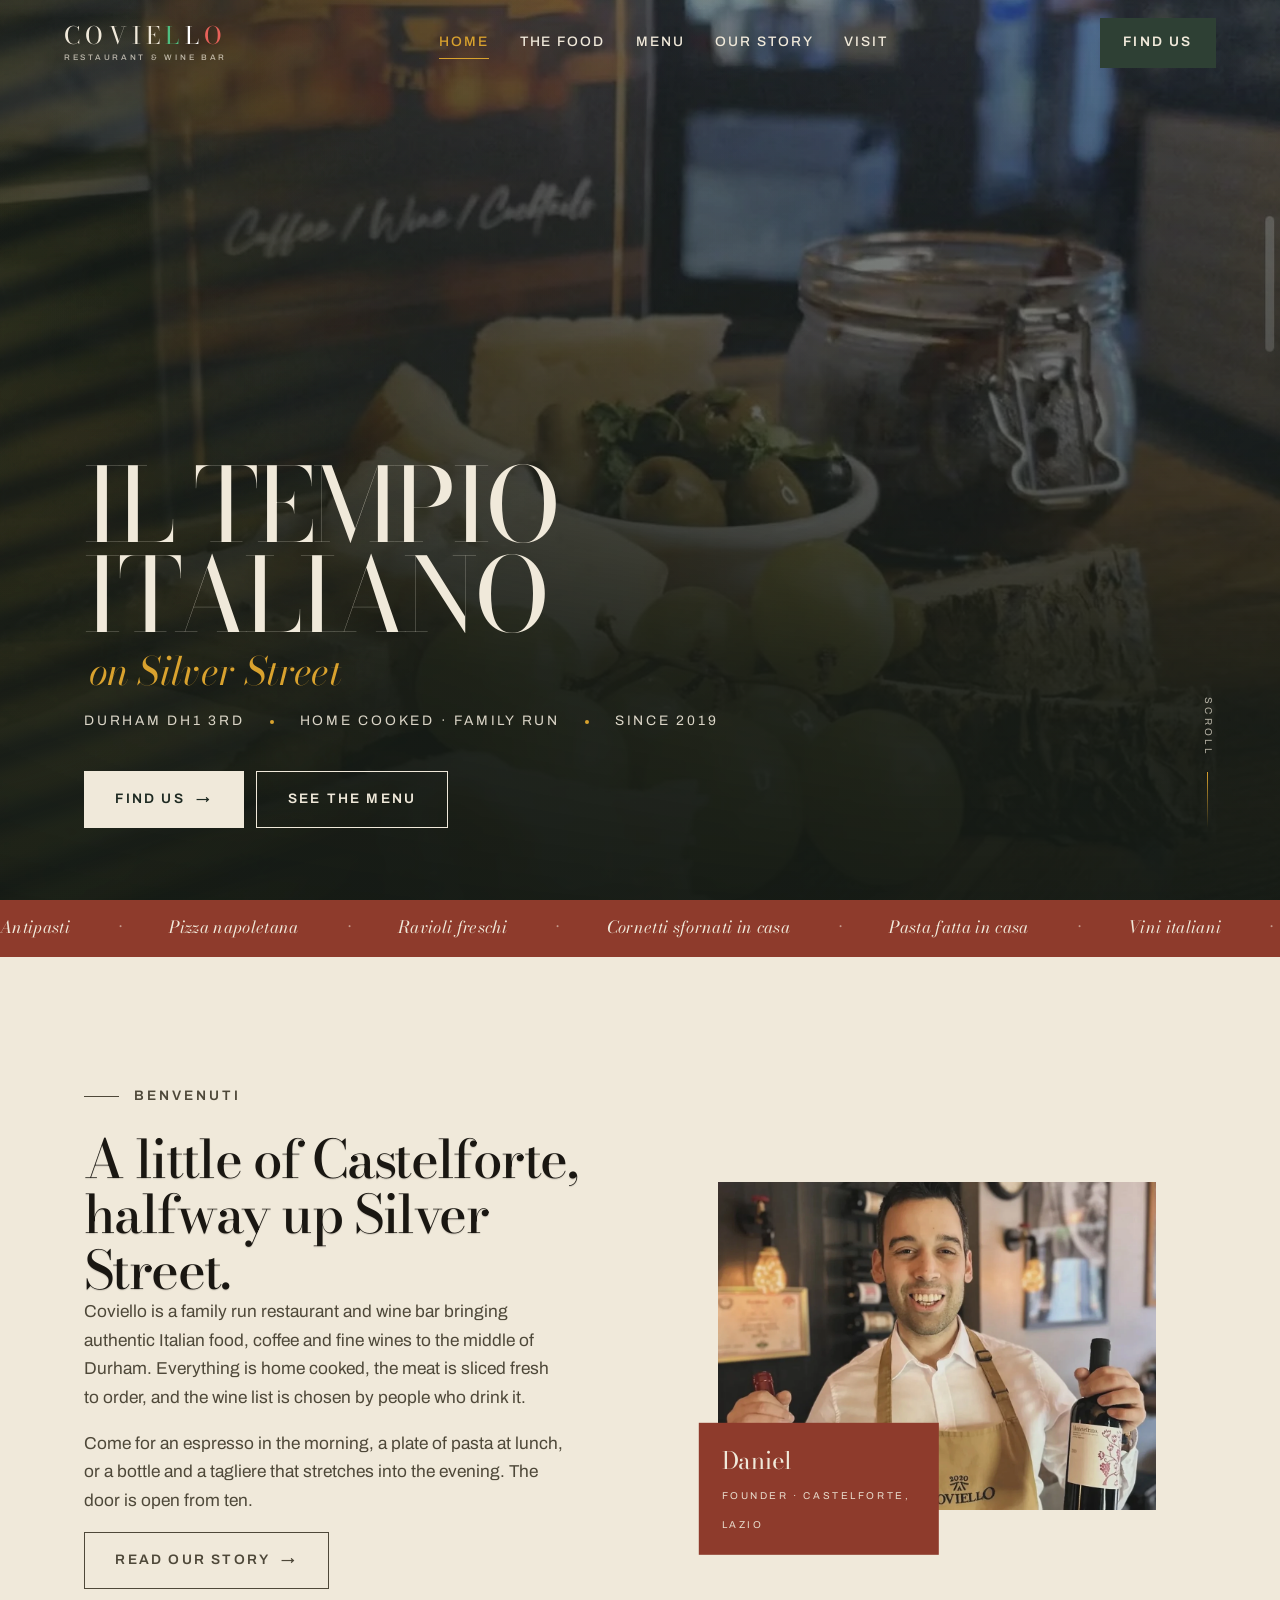
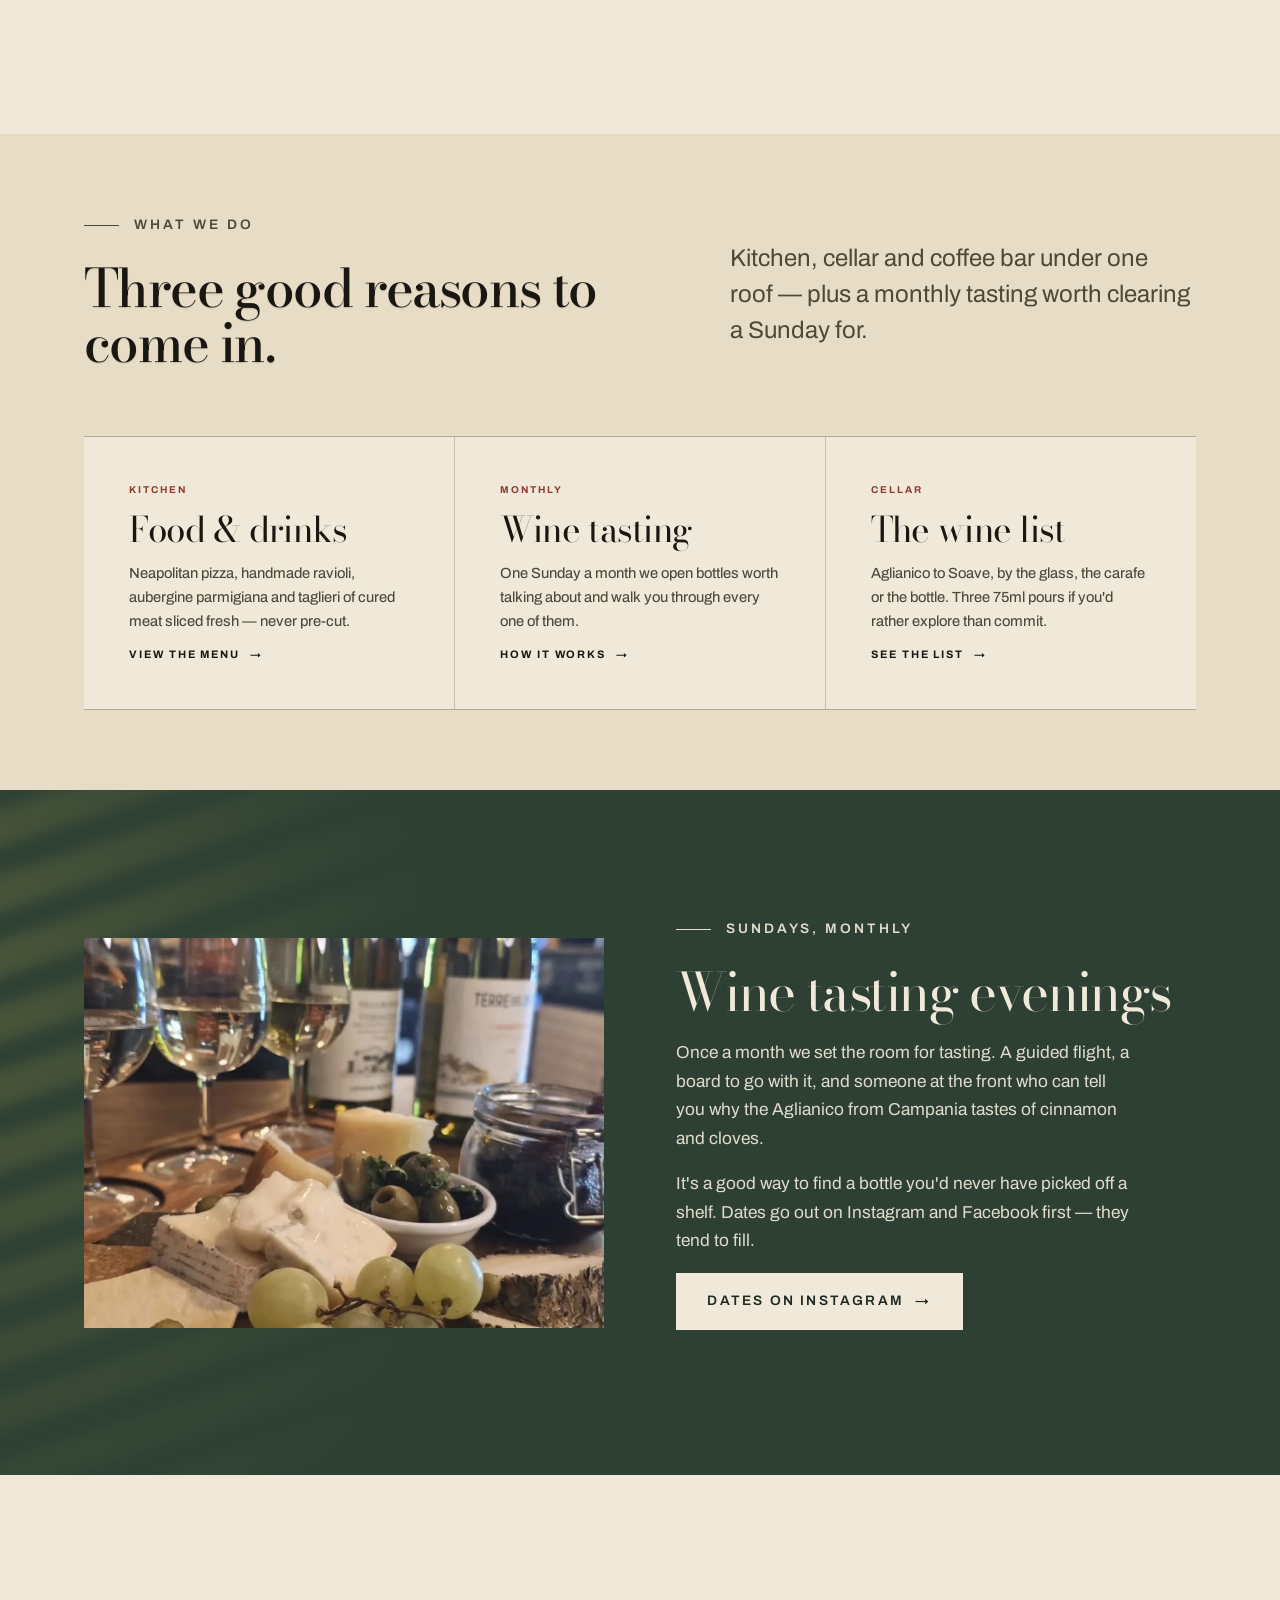
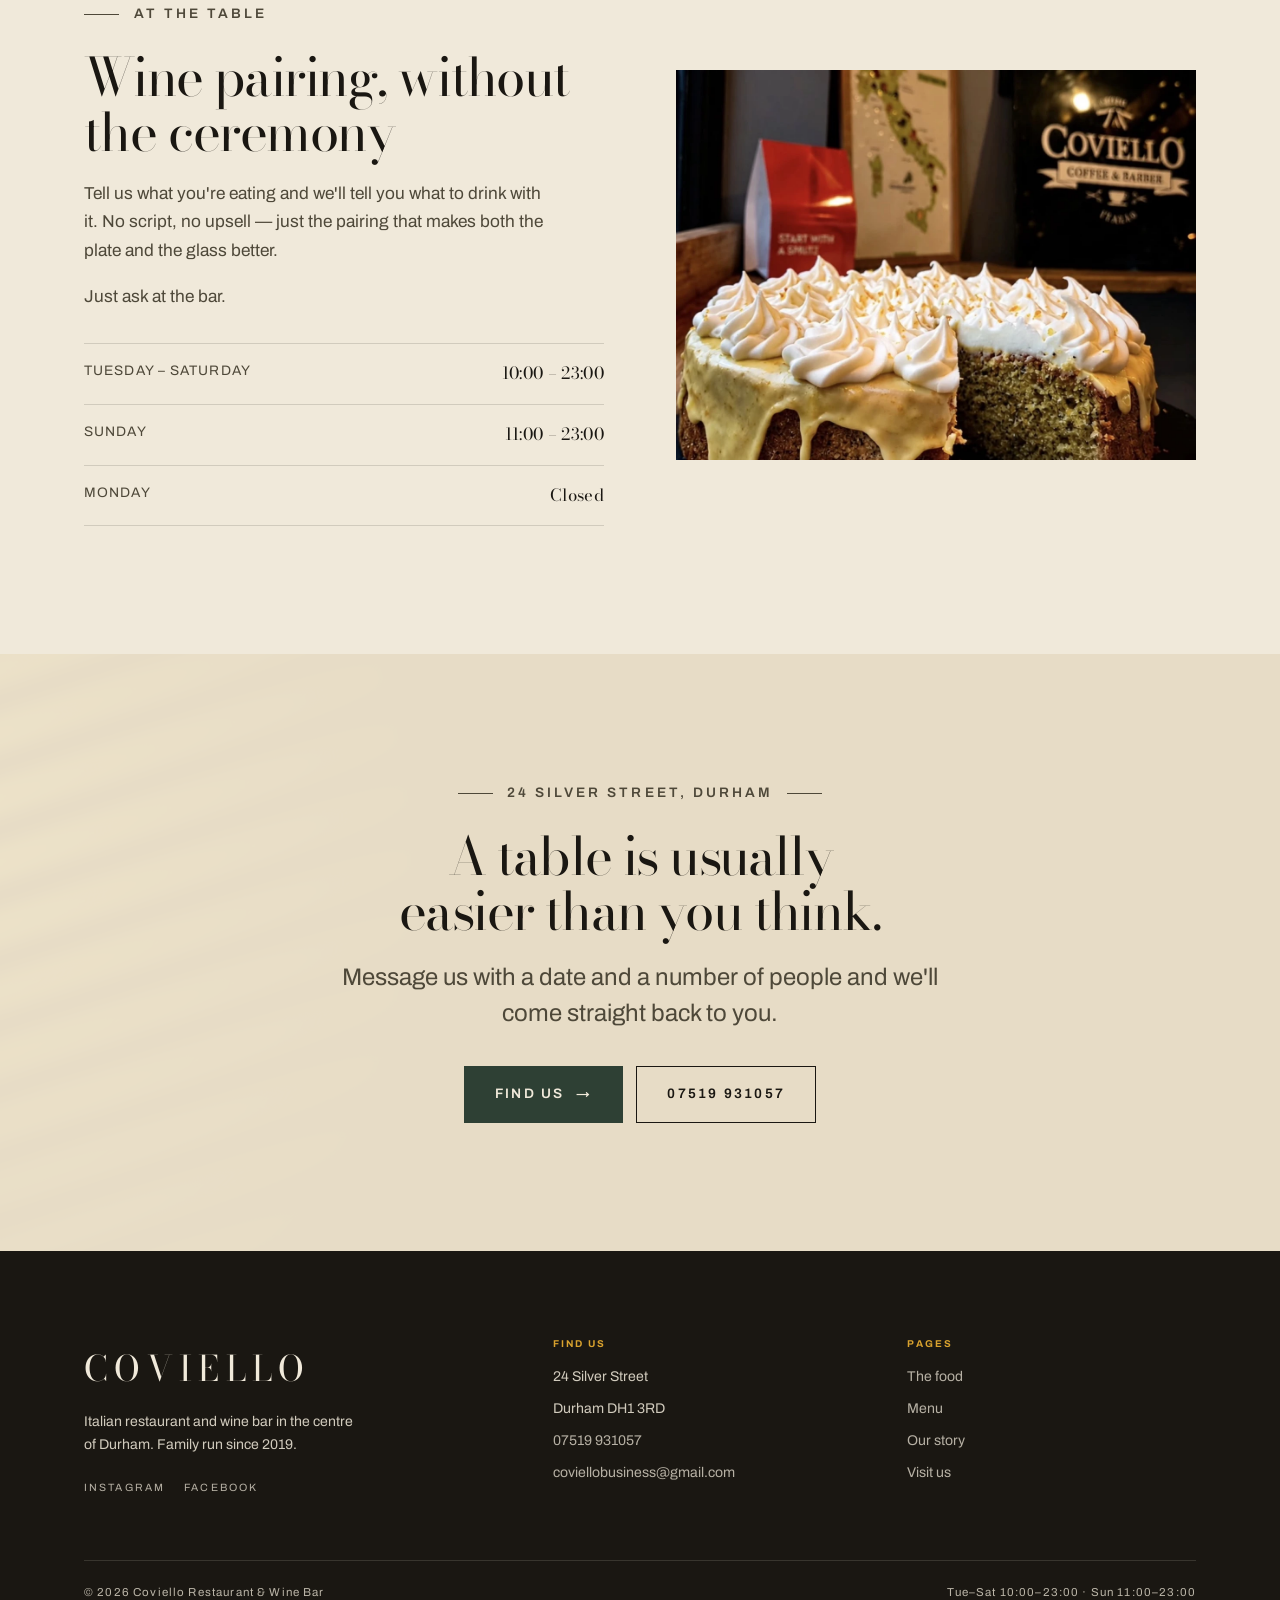
<file: index.html>
<!DOCTYPE html>
<html lang="en-GB">
<head>
<meta charset="utf-8">
<meta name="viewport" content="width=device-width, initial-scale=1">
<title>Coviello — Italian Restaurant &amp; Wine Bar, Durham</title>
<meta name="description" content="Authentic Italian food, coffee and fine wines on Silver Street, Durham. Family run, home cooked, and open Tuesday to Sunday.">
<link rel="canonical" href="https://coviello.co.uk/">
<meta property="og:title" content="Coviello — Italian Restaurant &amp; Wine Bar, Durham">
<meta property="og:description" content="Authentic Italian food, coffee and fine wines on Silver Street, Durham.">
<meta property="og:type" content="restaurant">
<meta property="og:image" content="assets/tagliere.webp">
<link rel="preconnect" href="https://fonts.googleapis.com">
<link rel="preconnect" href="https://fonts.gstatic.com" crossorigin>
<link href="https://fonts.googleapis.com/css2?family=Archivo:wght@400;500;600;700&family=Bodoni+Moda:ital,opsz,wght@0,6..96,400;0,6..96,500;1,6..96,400&display=swap" rel="stylesheet">
<link rel="stylesheet" href="styles.css">
<script type="application/ld+json">
{
  "@context": "https://schema.org",
  "@type": "Restaurant",
  "name": "Coviello Restaurant & Wine Bar",
  "servesCuisine": "Italian",
  "priceRange": "££",
  "telephone": "+447519931057",
  "email": "coviellobusiness@gmail.com",
  "acceptsReservations": "False",
  "address": {
    "@type": "PostalAddress",
    "streetAddress": "24 Silver Street",
    "addressLocality": "Durham",
    "postalCode": "DH1 3RD",
    "addressCountry": "GB"
  },
  "openingHoursSpecification": [
    { "@type": "OpeningHoursSpecification", "dayOfWeek": ["Tuesday","Wednesday","Thursday","Friday","Saturday"], "opens": "10:00", "closes": "23:00" },
    { "@type": "OpeningHoursSpecification", "dayOfWeek": "Sunday", "opens": "11:00", "closes": "23:00" }
  ],
  "sameAs": [
    "https://www.instagram.com/coviellowinebar/",
    "https://www.facebook.com/coviellocoffeebarber/"
  ]
}
</script>
</head>
<body>
<a class="skip" href="#main">Skip to content</a>

<header class="site-header">
  <a class="brand" href="index.html">Covie<span class="tri tri--g">l</span><span class="tri tri--w">l</span><span class="tri tri--r">o</span><small>Restaurant &amp; Wine Bar</small></a>
  <nav class="nav" id="primary-nav" aria-label="Primary">
    <a href="index.html" aria-current="page">Home</a>
    <a href="food.html">The food</a>
    <a href="menu.html">Menu</a>
    <a href="about.html">Our story</a>
    <a href="contact.html">Visit</a>
  </nav>
  <a class="btn header-cta" href="contact.html#visit"><span>Find us</span></a>
  <button class="burger" aria-label="Menu" aria-expanded="false" aria-controls="primary-nav">
    <span></span><span></span><span></span>
  </button>
</header>

<main id="main">

  <!-- ============ HERO ============ -->
  <section class="hero">
    <div class="curtain" aria-hidden="true">
      <span class="curtain__mark">Coviello</span>
    </div>
    <div class="hero__media">
      <img src="assets/tagliere.webp" alt="An Italian sharing board of cheeses, olives and grapes on the counter at Coviello" width="1300" height="1733" fetchpriority="high">
    </div>
    <div class="hero__scrim" aria-hidden="true"></div>
    <div class="shutterlight" aria-hidden="true"></div>

    <div class="wrap hero__inner">
      <h1 class="display">Il tempio<br>italiano<em>on Silver Street</em></h1>
      <div class="hero__meta">
        <span>Durham DH1 3RD</span>
        <i class="dot" aria-hidden="true"></i>
        <span>Home cooked · Family run</span>
        <i class="dot" aria-hidden="true"></i>
        <span>Since 2019</span>
      </div>
      <div class="hero__actions">
        <a class="btn btn--light" href="contact.html#visit"><span>Find us</span> <span class="arrow" aria-hidden="true">→</span></a>
        <a class="btn btn--ghost" href="menu.html"><span>See the menu</span></a>
      </div>
    </div>

    <div class="cue" aria-hidden="true">Scroll</div>
  </section>

  <div class="ribbon" aria-hidden="true">
    <div class="ribbon__track">
      <span>Antipasti</span><span>Pizza napoletana</span><span>Ravioli freschi</span><span>Cornetti sfornati in casa</span><span>Pasta fatta in casa</span><span>Vini italiani</span><span>Grappa</span><span>Caffè</span><span>Taglieri</span><span>Spritz</span>
    </div>
  </div>

  <!-- ============ MANIFESTO ============ -->
  <section class="section">
    <div class="wrap manifesto">
      <div class="manifesto__text reveal">
        <p class="eyebrow">Benvenuti</p>
        <h2 class="section-title display">A little of Castelforte, halfway up Silver Street.</h2>
        <p>Coviello is a family run restaurant and wine bar bringing authentic Italian food, coffee and fine wines to the middle of Durham. Everything is home cooked, the meat is sliced fresh to order, and the wine list is chosen by people who drink it.</p>
        <p>Come for an espresso in the morning, a plate of pasta at lunch, or a bottle and a tagliere that stretches into the evening. The door is open from ten.</p>
        <p><a class="btn btn--ghost" href="about.html"><span>Read our story</span> <span class="arrow" aria-hidden="true">→</span></a></p>
      </div>
      <figure class="manifesto__figure reveal" data-delay="1">
        <img src="assets/daniel.webp" style="object-position:50% 22%" alt="Daniel holding two bottles of Italian red wine behind the bar at Coviello" width="1200" height="900" loading="lazy">
        <figcaption class="figure-tag">
          <strong>Daniel</strong>
          <span>Founder · Castelforte, Lazio</span>
        </figcaption>
      </figure>
    </div>
  </section>

  <!-- ============ THREE THINGS ============ -->
  <section class="section section--tight section--plaster">
    <div class="wrap">
      <div class="section-head section-head--split reveal">
        <div>
          <p class="eyebrow">What we do</p>
          <h2 class="section-title display">Three good reasons to come in.</h2>
        </div>
        <p class="lede">Kitchen, cellar and coffee bar under one roof — plus a monthly tasting worth clearing a Sunday for.</p>
      </div>
    </div>
    <div class="wrap">
      <div class="cards reveal">
        <a class="card" href="menu.html#pizza">
          <span class="card__no">Kitchen</span>
          <h3 class="display">Food &amp; drinks</h3>
          <p>Neapolitan pizza, handmade ravioli, aubergine parmigiana and taglieri of cured meat sliced fresh — never pre-cut.</p>
          <span class="card__link">View the menu <span class="arrow" aria-hidden="true">→</span></span>
        </a>
        <a class="card" href="#tastings">
          <span class="card__no">Monthly</span>
          <h3 class="display">Wine tasting</h3>
          <p>One Sunday a month we open bottles worth talking about and walk you through every one of them.</p>
          <span class="card__link">How it works <span class="arrow" aria-hidden="true">→</span></span>
        </a>
        <a class="card" href="menu.html#vini">
          <span class="card__no">Cellar</span>
          <h3 class="display">The wine list</h3>
          <p>Aglianico to Soave, by the glass, the carafe or the bottle. Three 75ml pours if you'd rather explore than commit.</p>
          <span class="card__link">See the list <span class="arrow" aria-hidden="true">→</span></span>
        </a>
      </div>
    </div>
  </section>

  <!-- ============ WINE TASTING ============ -->
  <section class="section section--dark" id="tastings">
    <div class="shutterlight" aria-hidden="true"></div>
    <div class="wrap feature">
      <div class="feature__media reveal">
        <img src="assets/wine-flight.webp" style="object-position:50% 58%" alt="A flight of white wines poured beside a board of Italian cheeses and olives" width="1200" height="900" loading="lazy">
      </div>
      <div class="feature__body reveal" data-delay="1">
        <p class="eyebrow">Sundays, monthly</p>
        <h2 class="display">Wine tasting evenings</h2>
        <p>Once a month we set the room for tasting. A guided flight, a board to go with it, and someone at the front who can tell you why the Aglianico from Campania tastes of cinnamon and cloves.</p>
        <p>It's a good way to find a bottle you'd never have picked off a shelf. Dates go out on Instagram and Facebook first — they tend to fill.</p>
        <p>
          <a class="btn btn--light" href="https://www.instagram.com/coviellowinebar/" target="_blank" rel="noopener"><span>Dates on Instagram</span> <span class="arrow" aria-hidden="true">→</span></a>
        </p>
      </div>
    </div>
  </section>

  <!-- ============ PAIRING + HOURS ============ -->
  <section class="section">
    <div class="wrap feature feature--flip">
      <div class="feature__media reveal">
        <img src="assets/cake.webp" style="object-position:50% 46%" alt="Pistachio cake topped with meringue and lemon cream on the counter at Coviello" width="1200" height="900" loading="lazy">
      </div>
      <div class="feature__body reveal" data-delay="1">
        <p class="eyebrow">At the table</p>
        <h2 class="display">Wine pairing, without the ceremony</h2>
        <p>Tell us what you're eating and we'll tell you what to drink with it. No script, no upsell — just the pairing that makes both the plate and the glass better.</p>
        <p>Just ask at the bar.</p>

        <ul class="detail-list" style="margin-top:2rem">
          <li><span class="day">Tuesday – Saturday</span><span class="time">10:00 – 23:00</span></li>
          <li><span class="day">Sunday</span><span class="time">11:00 – 23:00</span></li>
          <li><span class="day">Monday</span><span class="time">Closed</span></li>
        </ul>
      </div>
    </div>
  </section>

  <!-- ============ CTA ============ -->
  <section class="section section--plaster cta-band">
    <div class="shutterlight" aria-hidden="true"></div>
    <div class="wrap reveal">
      <p class="eyebrow eyebrow--center">24 Silver Street, Durham</p>
      <h2 class="display">A table is usually easier than you think.</h2>
      <p class="lede">Message us with a date and a number of people and we'll come straight back to you.</p>
      <div class="cta-band__actions">
        <a class="btn" href="contact.html#visit"><span>Find us</span> <span class="arrow" aria-hidden="true">→</span></a>
        <a class="btn btn--ghost" href="tel:+447519931057"><span>07519 931057</span></a>
      </div>
    </div>
  </section>

</main>

<footer class="site-footer">
  <div class="wrap">
    <div class="footer-grid">
      <div>
        <p class="footer-brand display">Coviello</p>
        <p>Italian restaurant and wine bar in the centre of Durham. Family run since 2019.</p>
        <div class="socials">
          <a href="https://www.instagram.com/coviellowinebar/" target="_blank" rel="noopener">Instagram</a>
          <a href="https://www.facebook.com/coviellocoffeebarber/" target="_blank" rel="noopener">Facebook</a>
        </div>
      </div>
      <div>
        <h4>Find us</h4>
        <ul>
          <li>24 Silver Street</li>
          <li>Durham DH1 3RD</li>
          <li><a href="tel:+447519931057">07519 931057</a></li>
          <li><a href="mailto:coviellobusiness@gmail.com">coviellobusiness@gmail.com</a></li>
        </ul>
      </div>
      <div>
        <h4>Pages</h4>
        <ul>
          <li><a href="food.html">The food</a></li>
          <li><a href="menu.html">Menu</a></li>
          <li><a href="about.html">Our story</a></li>
          <li><a href="contact.html">Visit us</a></li>
        </ul>
      </div>
    </div>
    <div class="legal">
      <span>© <span data-year>2026</span> Coviello Restaurant &amp; Wine Bar</span>
      <span>Tue–Sat 10:00–23:00 · Sun 11:00–23:00</span>
    </div>
  </div>
</footer>

<script src="main.js"></script>
</body>
</html>
</file>
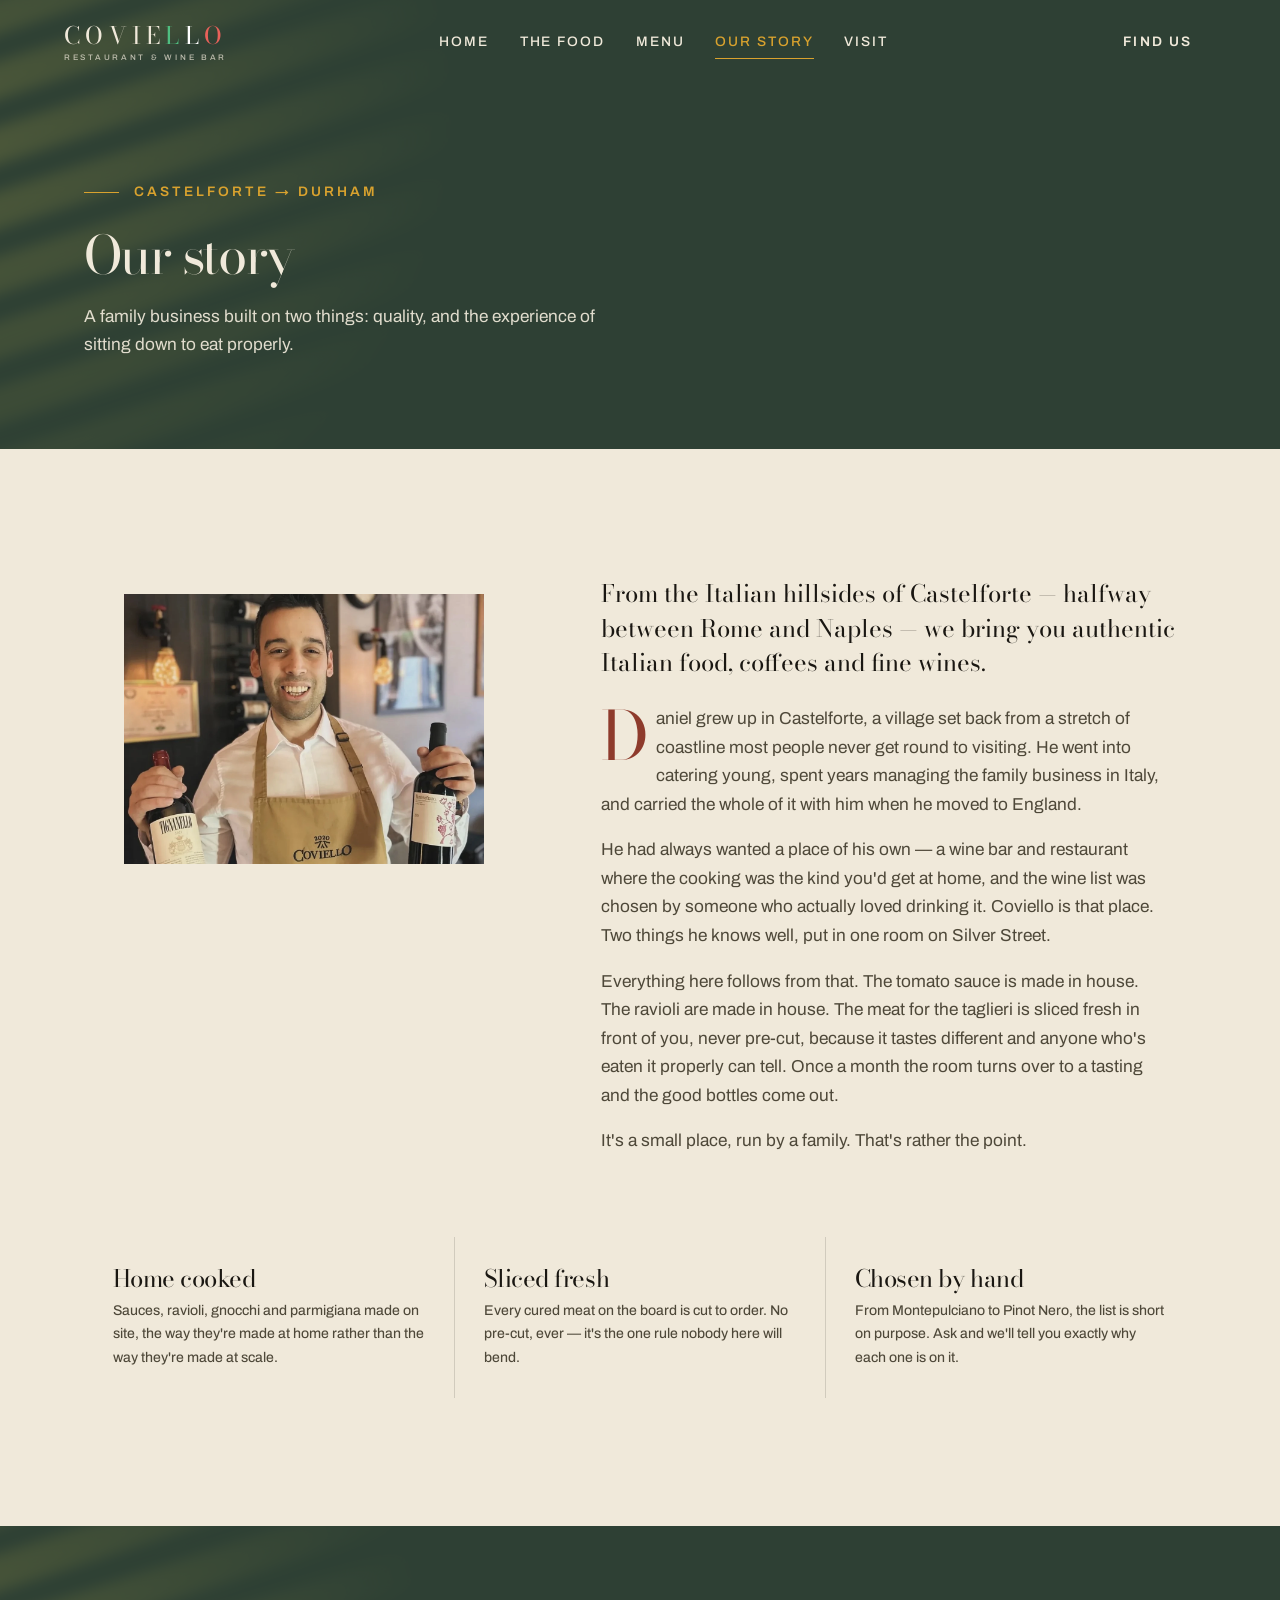
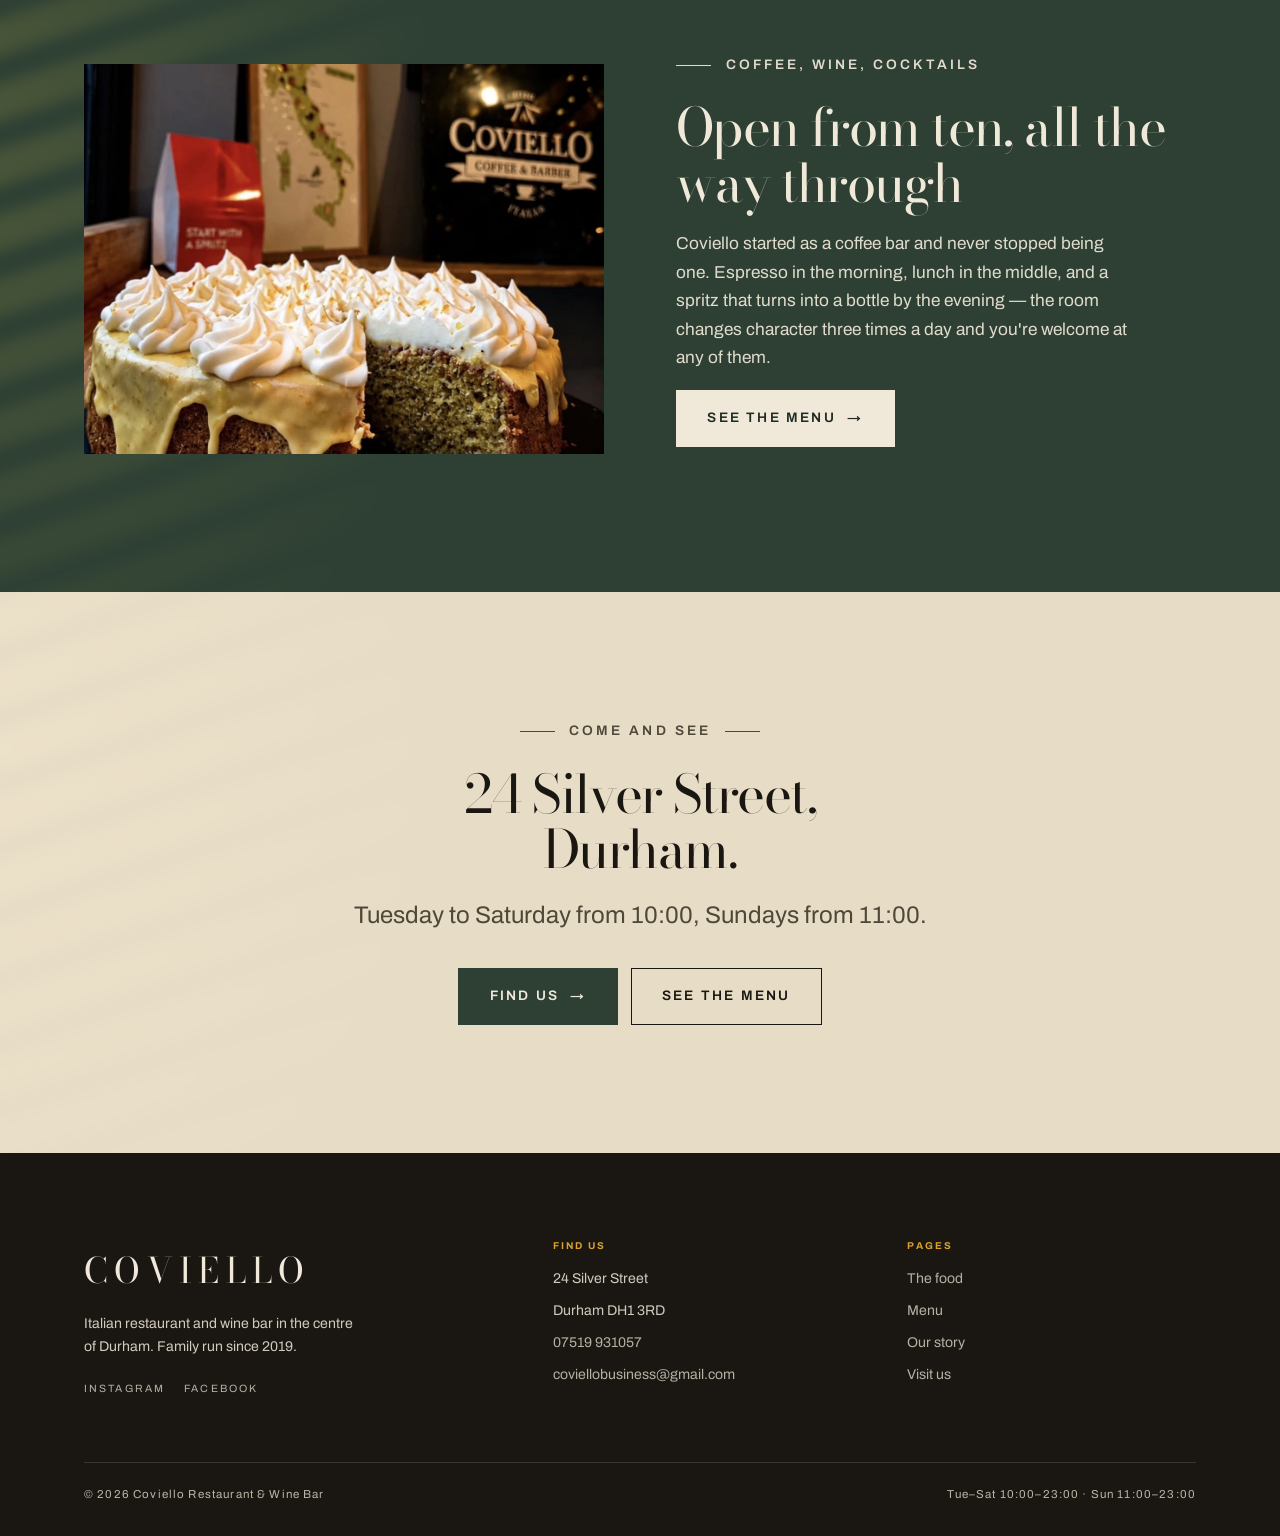
<file: about.html>
<!DOCTYPE html>
<html lang="en-GB">
<head>
<meta charset="utf-8">
<meta name="viewport" content="width=device-width, initial-scale=1">
<title>Our story — Coviello Restaurant &amp; Wine Bar, Durham</title>
<meta name="description" content="From Castelforte, between Rome and Naples, to Silver Street in Durham. The story of Daniel and Coviello, a family run Italian restaurant and wine bar.">
<link rel="preconnect" href="https://fonts.googleapis.com">
<link rel="preconnect" href="https://fonts.gstatic.com" crossorigin>
<link href="https://fonts.googleapis.com/css2?family=Archivo:wght@400;500;600;700&family=Bodoni+Moda:ital,opsz,wght@0,6..96,400;0,6..96,500;1,6..96,400&display=swap" rel="stylesheet">
<link rel="stylesheet" href="styles.css">
</head>
<body>
<a class="skip" href="#main">Skip to content</a>

<header class="site-header">
  <a class="brand" href="index.html">Covie<span class="tri tri--g">l</span><span class="tri tri--w">l</span><span class="tri tri--r">o</span><small>Restaurant &amp; Wine Bar</small></a>
  <nav class="nav" id="primary-nav" aria-label="Primary">
    <a href="index.html">Home</a>
    <a href="food.html">The food</a>
    <a href="menu.html">Menu</a>
    <a href="about.html" aria-current="page">Our story</a>
    <a href="contact.html">Visit</a>
  </nav>
  <a class="btn header-cta" href="contact.html#visit"><span>Find us</span></a>
  <button class="burger" aria-label="Menu" aria-expanded="false" aria-controls="primary-nav">
    <span></span><span></span><span></span>
  </button>
</header>

<main id="main">

  <section class="banner">
    <div class="shutterlight" aria-hidden="true"></div>
    <div class="wrap">
      <p class="eyebrow">Castelforte → Durham</p>
      <h1 class="display">Our story</h1>
      <p>A family business built on two things: quality, and the experience of sitting down to eat properly.</p>
    </div>
  </section>

  <section class="section">
    <div class="wrap story">
      <figure class="story__media reveal">
        <img src="assets/daniel.webp" style="object-position:50% 22%" alt="Daniel in the Coviello apron holding two bottles of Italian red wine" width="1200" height="900">
      </figure>
      <div class="story__body reveal" data-delay="1">
        <p>From the Italian hillsides of Castelforte — halfway between Rome and Naples — we bring you authentic Italian food, coffees and fine wines.</p>
        <p class="dropcap">Daniel grew up in Castelforte, a village set back from a stretch of coastline most people never get round to visiting. He went into catering young, spent years managing the family business in Italy, and carried the whole of it with him when he moved to England.</p>
        <p>He had always wanted a place of his own — a wine bar and restaurant where the cooking was the kind you'd get at home, and the wine list was chosen by someone who actually loved drinking it. Coviello is that place. Two things he knows well, put in one room on Silver Street.</p>
        <p>Everything here follows from that. The tomato sauce is made in house. The ravioli are made in house. The meat for the taglieri is sliced fresh in front of you, never pre-cut, because it tastes different and anyone who's eaten it properly can tell. Once a month the room turns over to a tasting and the good bottles come out.</p>
        <p>It's a small place, run by a family. That's rather the point.</p>
      </div>
    </div>

    <div class="wrap">
      <div class="pillars reveal">
        <div class="pillar">
          <h4 class="display">Home cooked</h4>
          <p>Sauces, ravioli, gnocchi and parmigiana made on site, the way they're made at home rather than the way they're made at scale.</p>
        </div>
        <div class="pillar">
          <h4 class="display">Sliced fresh</h4>
          <p>Every cured meat on the board is cut to order. No pre-cut, ever — it's the one rule nobody here will bend.</p>
        </div>
        <div class="pillar">
          <h4 class="display">Chosen by hand</h4>
          <p>From Montepulciano to Pinot Nero, the list is short on purpose. Ask and we'll tell you exactly why each one is on it.</p>
        </div>
      </div>
    </div>
  </section>

  <section class="section section--dark">
    <div class="shutterlight" aria-hidden="true"></div>
    <div class="wrap feature">
      <div class="feature__media reveal">
        <img src="assets/cake.webp" style="object-position:50% 46%" alt="Pistachio cake with meringue on the counter beside the Coviello sign" width="1200" height="900" loading="lazy">
      </div>
      <div class="feature__body reveal" data-delay="1">
        <p class="eyebrow">Coffee, wine, cocktails</p>
        <h2 class="display">Open from ten, all the way through</h2>
        <p>Coviello started as a coffee bar and never stopped being one. Espresso in the morning, lunch in the middle, and a spritz that turns into a bottle by the evening — the room changes character three times a day and you're welcome at any of them.</p>
        <p>
          <a class="btn btn--light" href="menu.html"><span>See the menu</span> <span class="arrow" aria-hidden="true">→</span></a>
        </p>
      </div>
    </div>
  </section>

  <section class="section section--plaster cta-band">
    <div class="shutterlight" aria-hidden="true"></div>
    <div class="wrap reveal">
      <p class="eyebrow eyebrow--center">Come and see</p>
      <h2 class="display">24 Silver Street, Durham.</h2>
      <p class="lede">Tuesday to Saturday from 10:00, Sundays from 11:00.</p>
      <div class="cta-band__actions">
        <a class="btn" href="contact.html#visit"><span>Find us</span> <span class="arrow" aria-hidden="true">→</span></a>
        <a class="btn btn--ghost" href="menu.html"><span>See the menu</span></a>
      </div>
    </div>
  </section>

</main>

<footer class="site-footer">
  <div class="wrap">
    <div class="footer-grid">
      <div>
        <p class="footer-brand display">Coviello</p>
        <p>Italian restaurant and wine bar in the centre of Durham. Family run since 2019.</p>
        <div class="socials">
          <a href="https://www.instagram.com/coviellowinebar/" target="_blank" rel="noopener">Instagram</a>
          <a href="https://www.facebook.com/coviellocoffeebarber/" target="_blank" rel="noopener">Facebook</a>
        </div>
      </div>
      <div>
        <h4>Find us</h4>
        <ul>
          <li>24 Silver Street</li>
          <li>Durham DH1 3RD</li>
          <li><a href="tel:+447519931057">07519 931057</a></li>
          <li><a href="mailto:coviellobusiness@gmail.com">coviellobusiness@gmail.com</a></li>
        </ul>
      </div>
      <div>
        <h4>Pages</h4>
        <ul>
          <li><a href="food.html">The food</a></li>
          <li><a href="menu.html">Menu</a></li>
          <li><a href="about.html">Our story</a></li>
          <li><a href="contact.html">Visit us</a></li>
        </ul>
      </div>
    </div>
    <div class="legal">
      <span>© <span data-year>2026</span> Coviello Restaurant &amp; Wine Bar</span>
      <span>Tue–Sat 10:00–23:00 · Sun 11:00–23:00</span>
    </div>
  </div>
</footer>

<script src="main.js"></script>
</body>
</html>
</file>
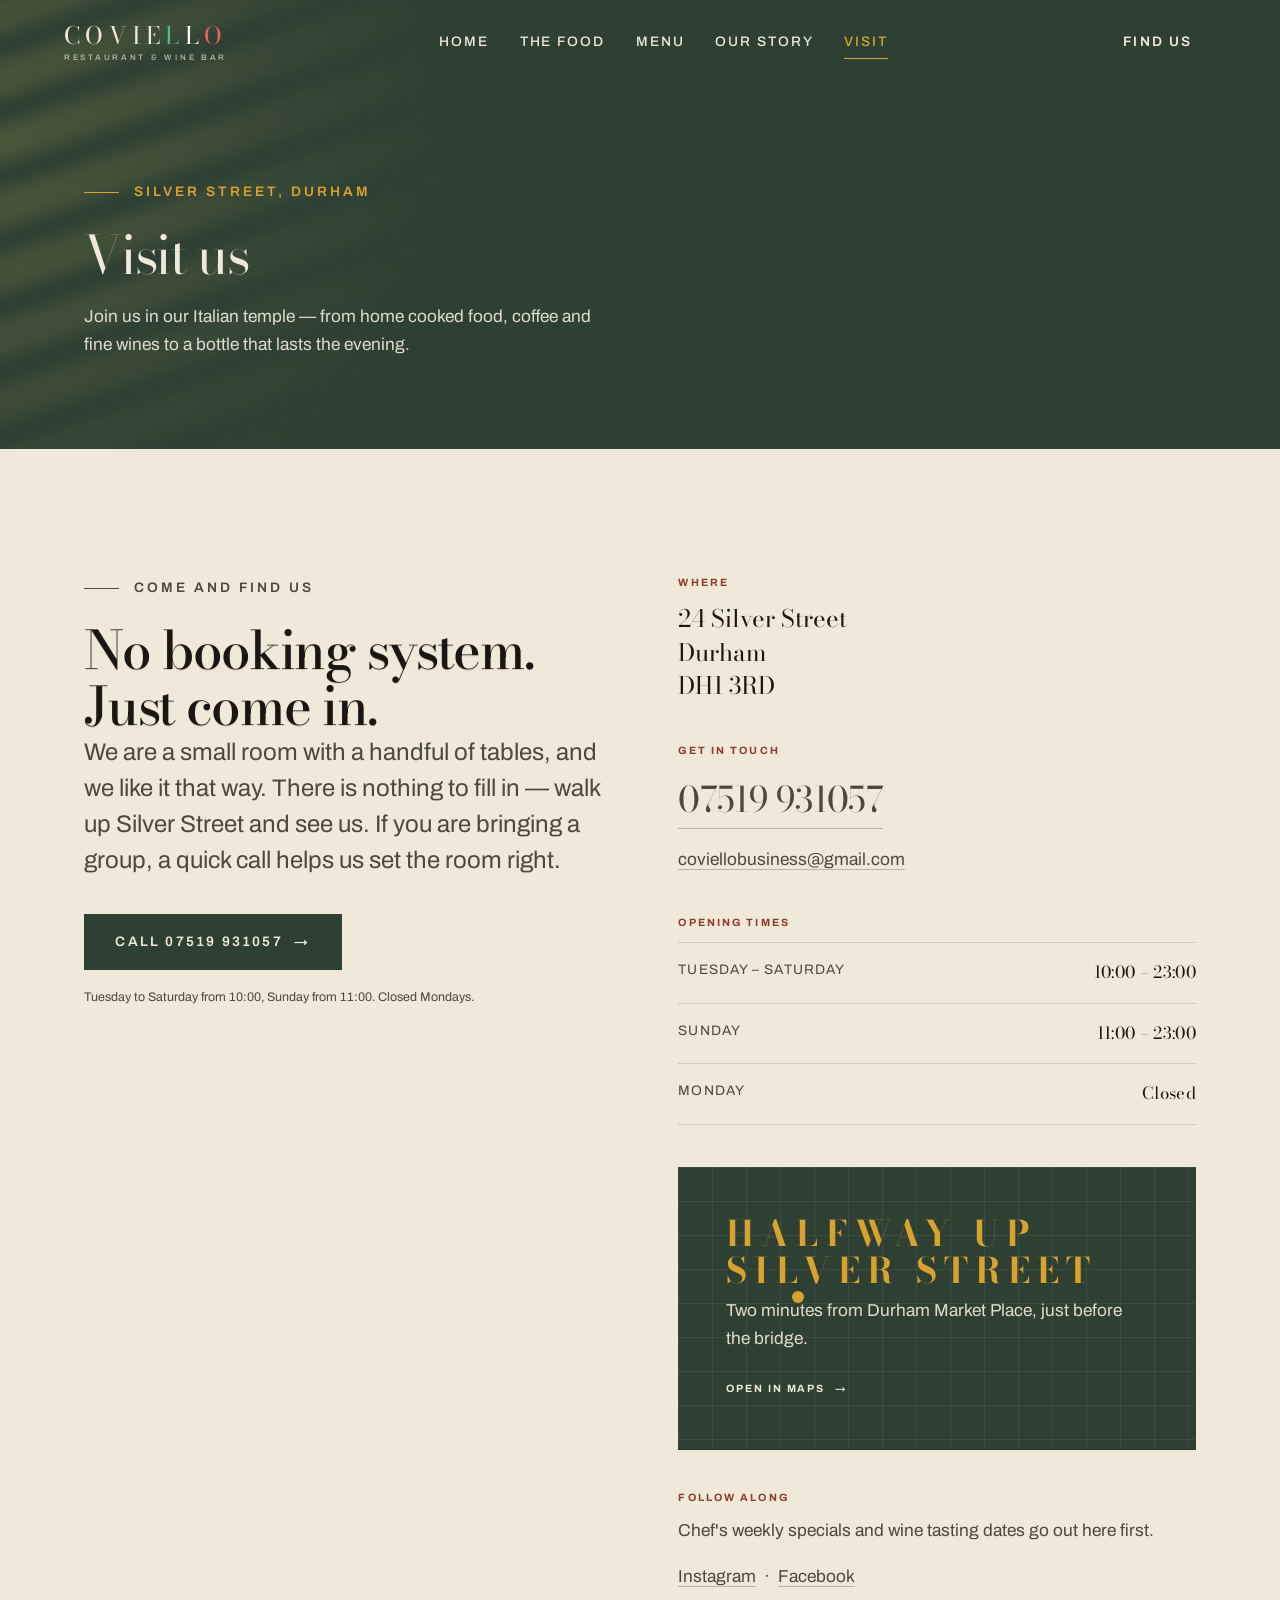
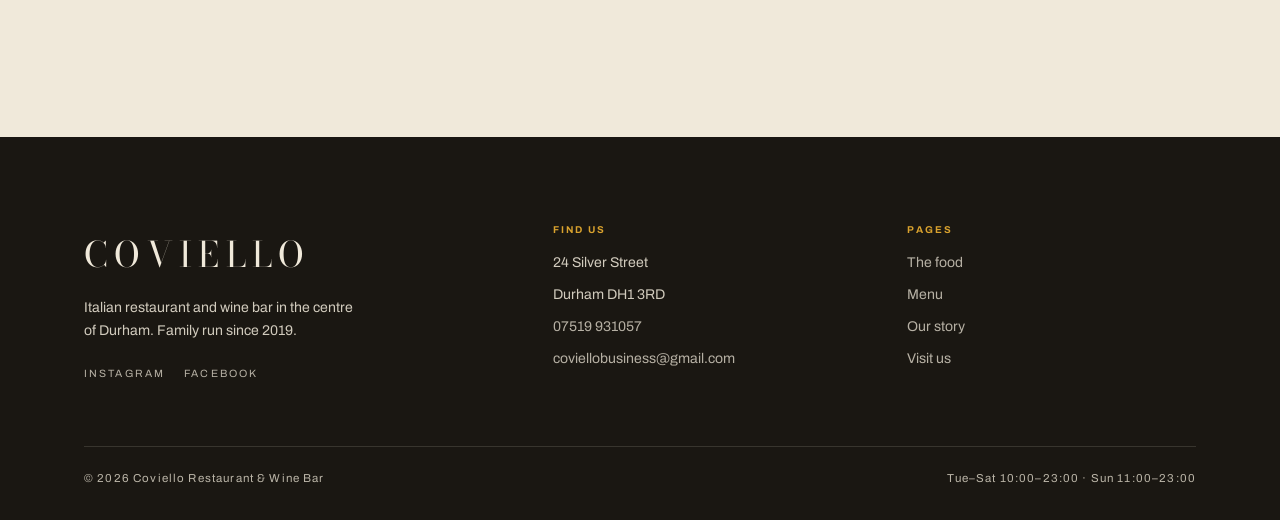
<file: contact.html>
<!DOCTYPE html>
<html lang="en-GB">
<head>
<meta charset="utf-8">
<meta name="viewport" content="width=device-width, initial-scale=1">
<title>Visit us — Coviello Restaurant &amp; Wine Bar, Durham</title>
<meta name="description" content="Find Coviello at 24 Silver Street, Durham DH1 3RD. Walk in — no booking needed. Open Tuesday to Saturday 10:00–23:00 and Sunday 11:00–23:00. Call 07519 931057.">
<link rel="preconnect" href="https://fonts.googleapis.com">
<link rel="preconnect" href="https://fonts.gstatic.com" crossorigin>
<link href="https://fonts.googleapis.com/css2?family=Archivo:wght@400;500;600;700&family=Bodoni+Moda:ital,opsz,wght@0,6..96,400;0,6..96,500;1,6..96,400&display=swap" rel="stylesheet">
<link rel="stylesheet" href="styles.css">
</head>
<body>
<a class="skip" href="#main">Skip to content</a>

<header class="site-header">
  <a class="brand" href="index.html">Covie<span class="tri tri--g">l</span><span class="tri tri--w">l</span><span class="tri tri--r">o</span><small>Restaurant &amp; Wine Bar</small></a>
  <nav class="nav" id="primary-nav" aria-label="Primary">
    <a href="index.html">Home</a>
    <a href="food.html">The food</a>
    <a href="menu.html">Menu</a>
    <a href="about.html">Our story</a>
    <a href="contact.html" aria-current="page">Visit</a>
  </nav>
  <a class="btn header-cta" href="#visit"><span>Find us</span></a>
  <button class="burger" aria-label="Menu" aria-expanded="false" aria-controls="primary-nav">
    <span></span><span></span><span></span>
  </button>
</header>

<main id="main">

  <section class="banner">
    <div class="shutterlight" aria-hidden="true"></div>
    <div class="wrap">
      <p class="eyebrow">Silver Street, Durham</p>
      <h1 class="display">Visit us</h1>
      <p>Join us in our Italian temple — from home cooked food, coffee and fine wines to a bottle that lasts the evening.</p>
    </div>
  </section>

  <section class="section" id="visit">
    <div class="wrap contact-grid">

      <div class="reveal">
        <p class="eyebrow">Come and find us</p>
        <h2 class="section-title display">No booking system. Just come in.</h2>
        <p class="lede" style="margin-bottom:2.2rem">We are a small room with a handful of tables, and we like it that way. There is nothing to fill in — walk up Silver Street and see us. If you are bringing a group, a quick call helps us set the room right.</p>
        <p><a class="btn" href="tel:+447519931057"><span>Call 07519 931057</span> <span class="arrow" aria-hidden="true">→</span></a></p>
        <p class="form-note">Tuesday to Saturday from 10:00, Sunday from 11:00. Closed Mondays.</p>
      </div>

      <div class="reveal" data-delay="1">
        <div class="contact-block">
          <h3>Where</h3>
          <address>
            24 Silver Street<br>
            Durham<br>
            DH1 3RD
          </address>
        </div>

        <div class="contact-block">
          <h3>Get in touch</h3>
          <p><a class="big-link display" href="tel:+447519931057">07519 931057</a></p>
          <p><a href="mailto:coviellobusiness@gmail.com">coviellobusiness@gmail.com</a></p>
        </div>

        <div class="contact-block">
          <h3>Opening times</h3>
          <ul class="detail-list">
            <li><span class="day">Tuesday – Saturday</span><span class="time">10:00 – 23:00</span></li>
            <li><span class="day">Sunday</span><span class="time">11:00 – 23:00</span></li>
            <li><span class="day">Monday</span><span class="time">Closed</span></li>
          </ul>
        </div>

        <div class="contact-block">
          <a class="map-card" href="https://maps.google.com/?q=24+Silver+Street,+Durham+DH1+3RD" target="_blank" rel="noopener">
            <span class="map-card__grid" aria-hidden="true"></span>
            <span class="map-card__pin" aria-hidden="true"></span>
            <span class="map-card__body">
              <h3 class="display">Halfway up Silver Street</h3>
              <p>Two minutes from Durham Market Place, just before the bridge.</p>
              <span class="map-card__cta">Open in Maps <span class="arrow" aria-hidden="true">→</span></span>
            </span>
          </a>
        </div>

        <div class="contact-block">
          <h3>Follow along</h3>
          <p>Chef's weekly specials and wine tasting dates go out here first.</p>
          <p>
            <a href="https://www.instagram.com/coviellowinebar/" target="_blank" rel="noopener">Instagram</a>
            &nbsp;·&nbsp;
            <a href="https://www.facebook.com/coviellocoffeebarber/" target="_blank" rel="noopener">Facebook</a>
          </p>
        </div>
      </div>

    </div>
  </section>

</main>

<footer class="site-footer">
  <div class="wrap">
    <div class="footer-grid">
      <div>
        <p class="footer-brand display">Coviello</p>
        <p>Italian restaurant and wine bar in the centre of Durham. Family run since 2019.</p>
        <div class="socials">
          <a href="https://www.instagram.com/coviellowinebar/" target="_blank" rel="noopener">Instagram</a>
          <a href="https://www.facebook.com/coviellocoffeebarber/" target="_blank" rel="noopener">Facebook</a>
        </div>
      </div>
      <div>
        <h4>Find us</h4>
        <ul>
          <li>24 Silver Street</li>
          <li>Durham DH1 3RD</li>
          <li><a href="tel:+447519931057">07519 931057</a></li>
          <li><a href="mailto:coviellobusiness@gmail.com">coviellobusiness@gmail.com</a></li>
        </ul>
      </div>
      <div>
        <h4>Pages</h4>
        <ul>
          <li><a href="food.html">The food</a></li>
          <li><a href="menu.html">Menu</a></li>
          <li><a href="about.html">Our story</a></li>
          <li><a href="contact.html">Visit us</a></li>
        </ul>
      </div>
    </div>
    <div class="legal">
      <span>© <span data-year>2026</span> Coviello Restaurant &amp; Wine Bar</span>
      <span>Tue–Sat 10:00–23:00 · Sun 11:00–23:00</span>
    </div>
  </div>
</footer>

<script src="main.js"></script>
</body>
</html>
</file>
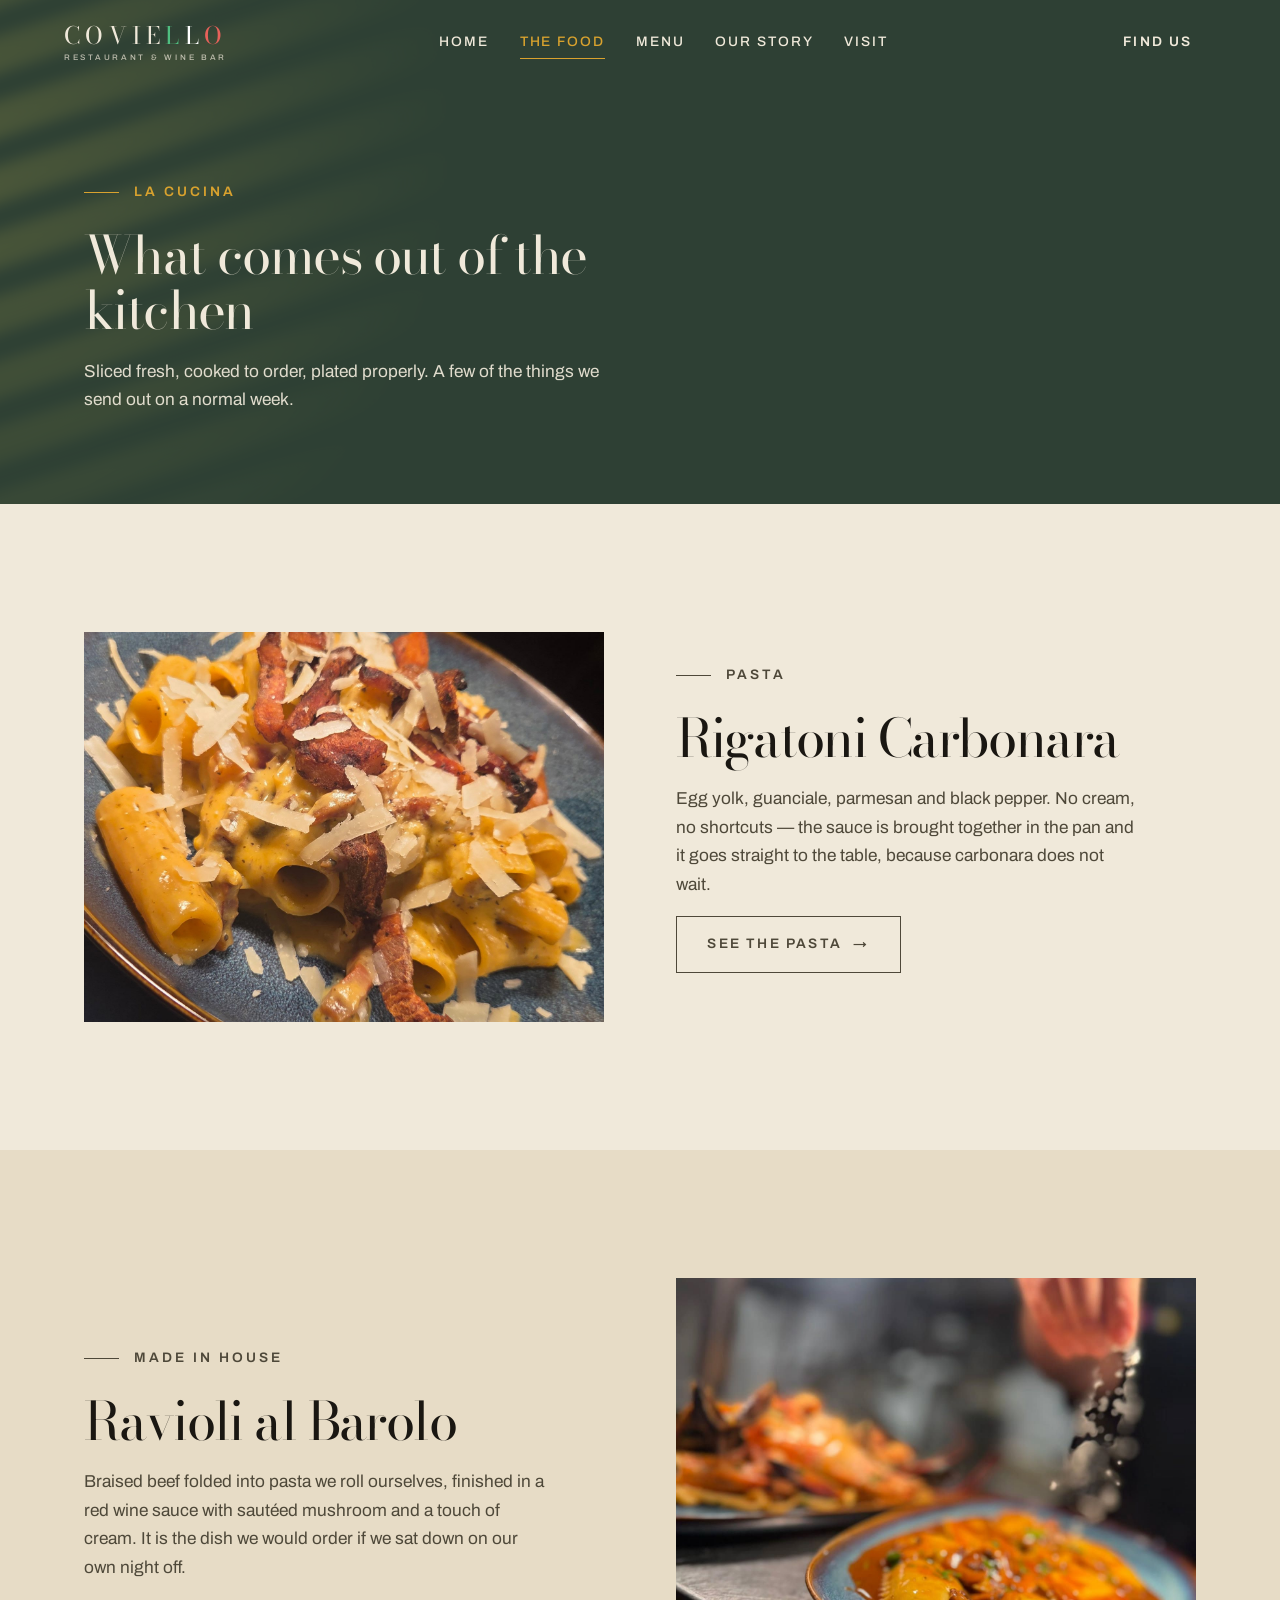
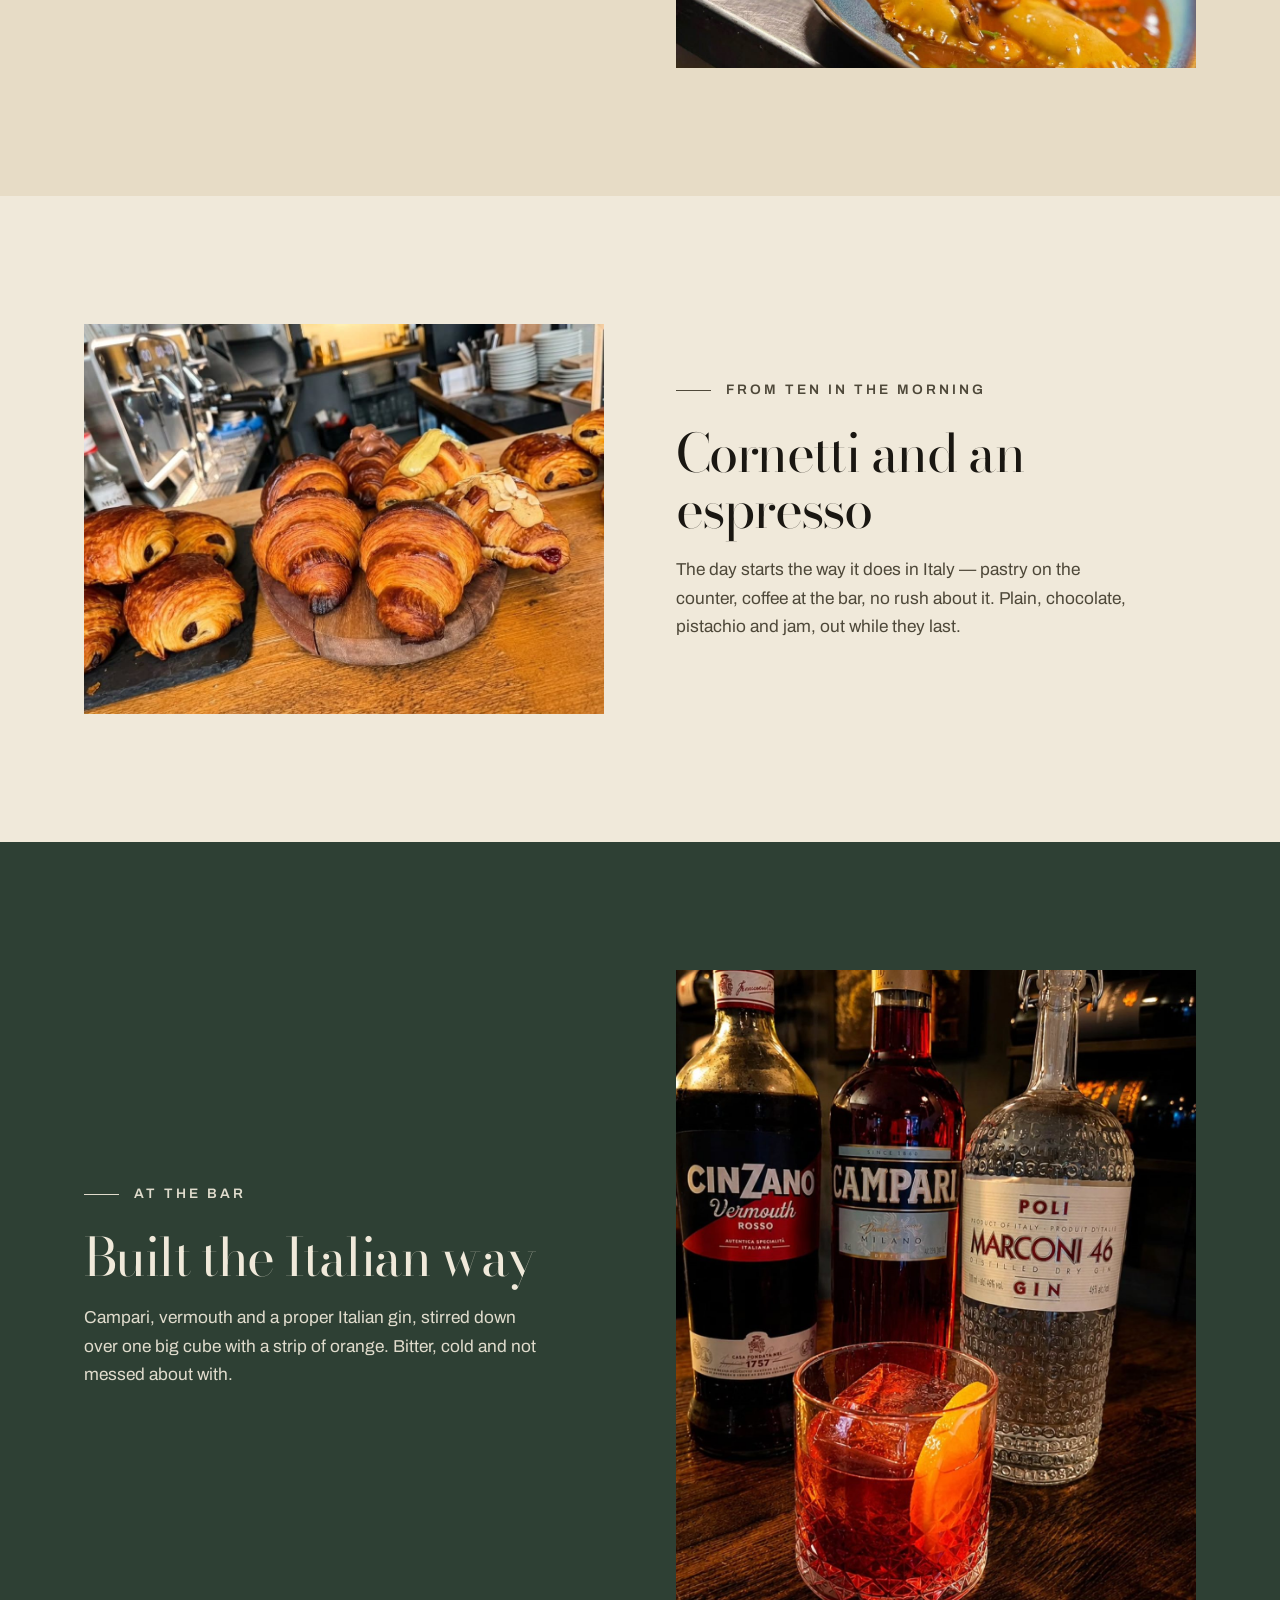
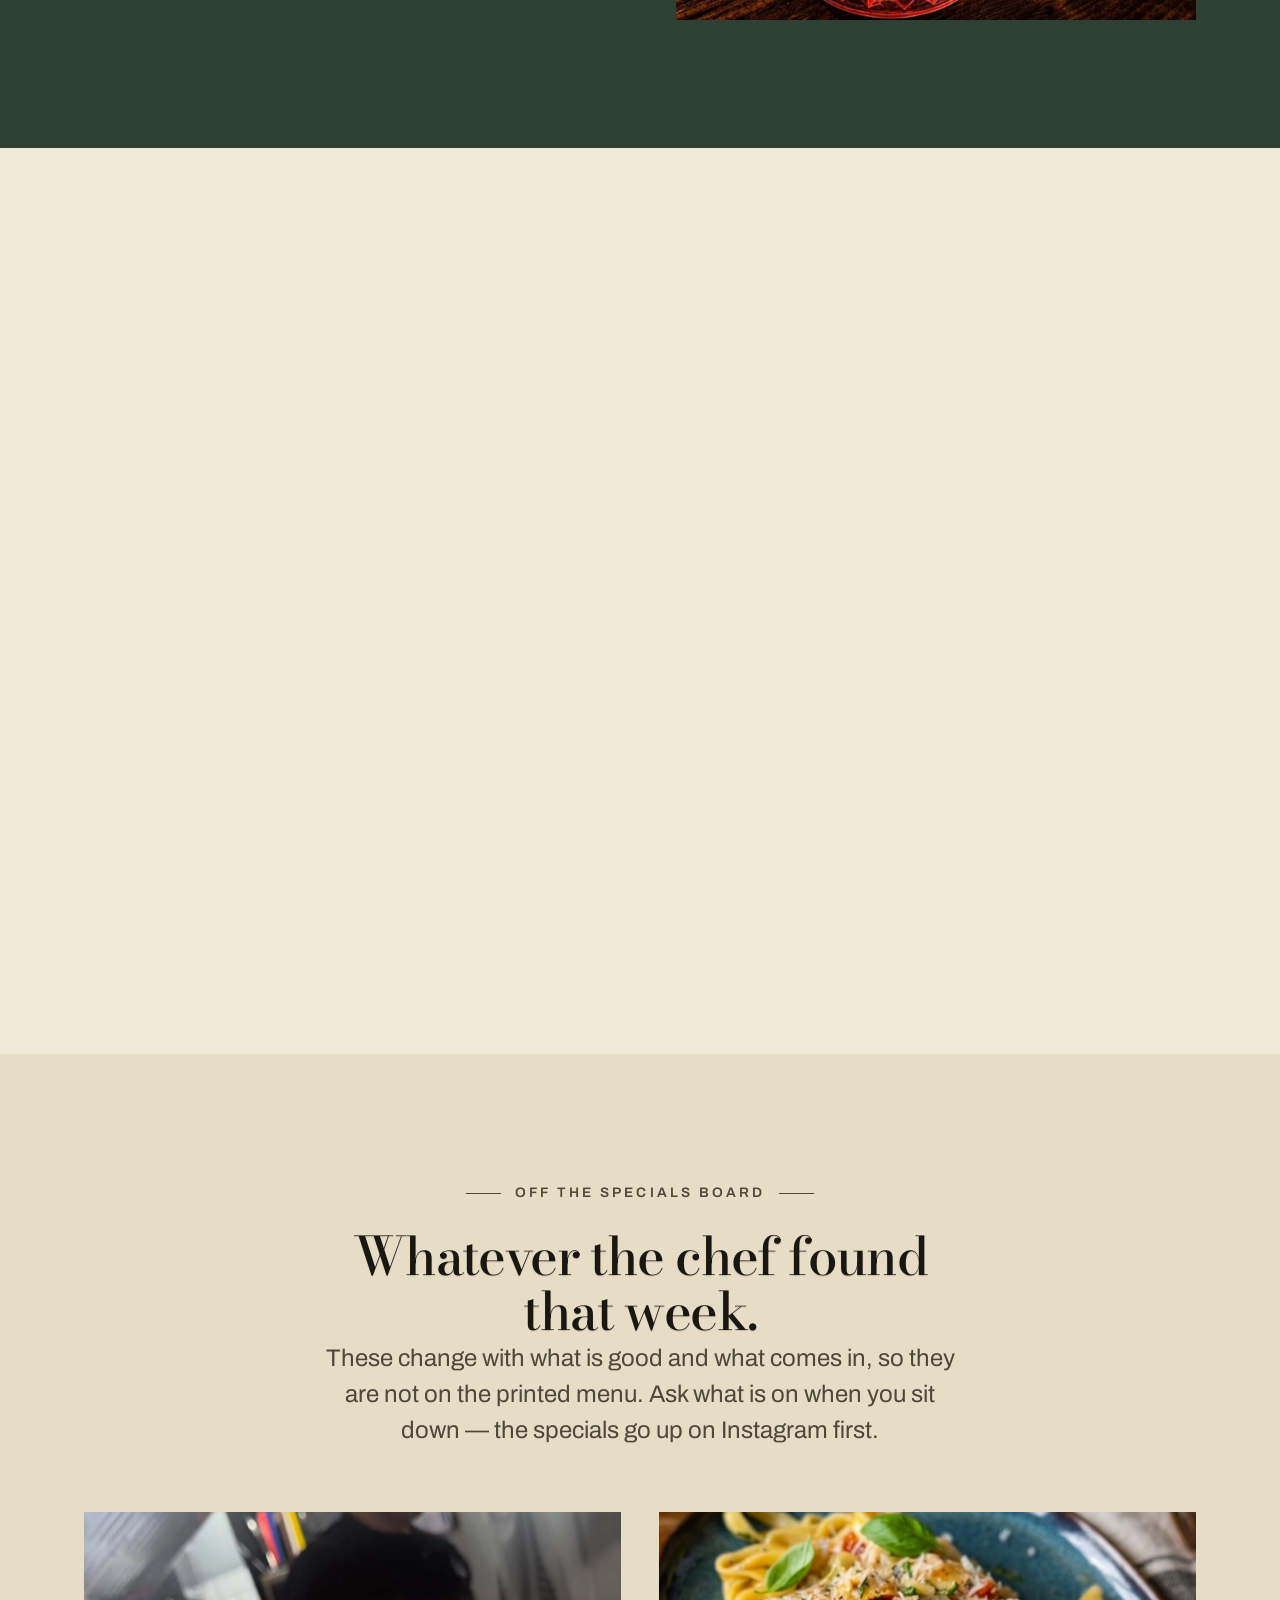
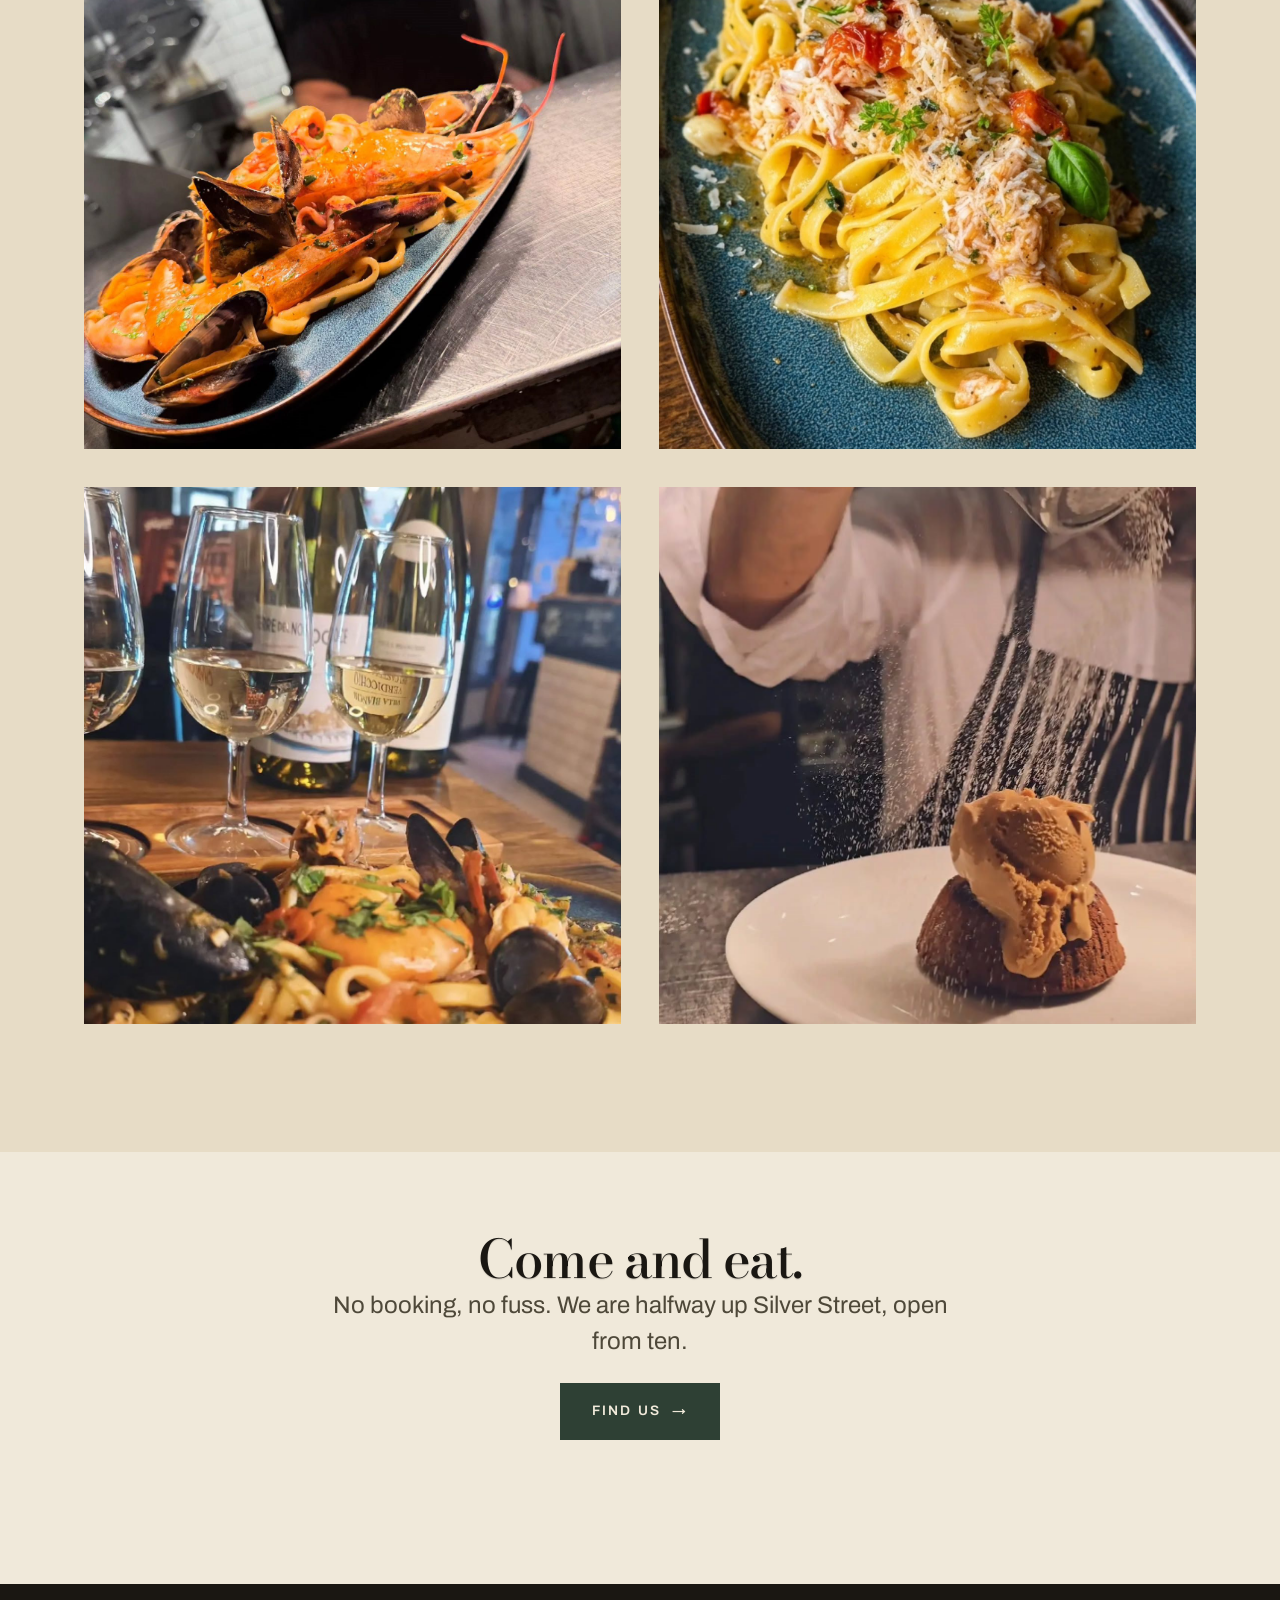
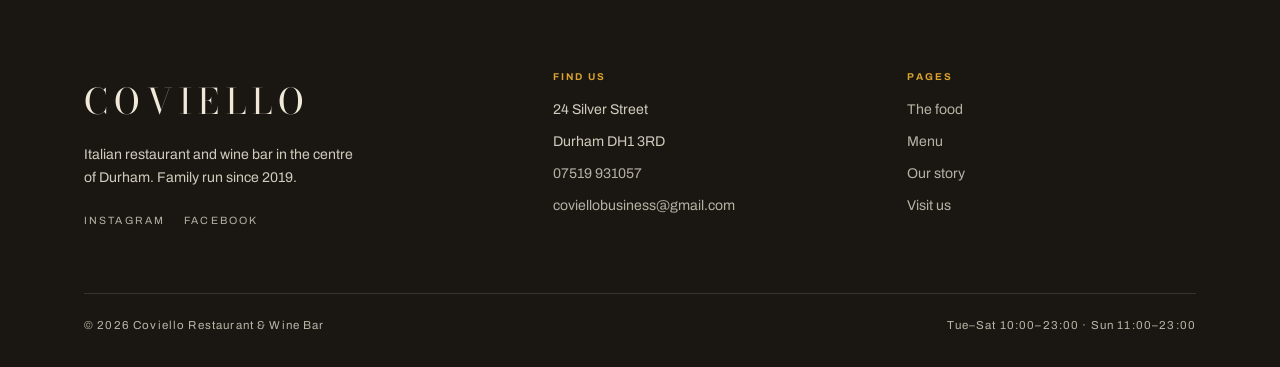
<file: food.html>
<!DOCTYPE html>
<html lang="en-GB">
<head>
<meta charset="utf-8">
<meta name="viewport" content="width=device-width, initial-scale=1">
<title>The food — Coviello Restaurant &amp; Wine Bar, Durham</title>
<meta name="description" content="Home cooked Italian food at Coviello, 24 Silver Street, Durham. Pasta made in house, cornetti in the morning, Italian wine and cocktails at the bar.">
<link rel="preconnect" href="https://fonts.googleapis.com">
<link rel="preconnect" href="https://fonts.gstatic.com" crossorigin>
<link href="https://fonts.googleapis.com/css2?family=Archivo:wght@400;500;600;700&family=Bodoni+Moda:ital,opsz,wght@0,6..96,400;0,6..96,500;1,6..96,400&display=swap" rel="stylesheet">
<link rel="stylesheet" href="styles.css">
</head>
<body>
<a class="skip" href="#main">Skip to content</a>

<header class="site-header">
  <a class="brand" href="index.html">Covie<span class="tri tri--g">l</span><span class="tri tri--w">l</span><span class="tri tri--r">o</span><small>Restaurant &amp; Wine Bar</small></a>
  <nav class="nav" id="primary-nav" aria-label="Primary">
    <a href="index.html">Home</a>
    <a href="food.html" aria-current="page">The food</a>
    <a href="menu.html">Menu</a>
    <a href="about.html">Our story</a>
    <a href="contact.html">Visit</a>
  </nav>
  <a class="btn header-cta" href="contact.html#visit"><span>Find us</span></a>
  <button class="burger" aria-label="Menu" aria-expanded="false" aria-controls="primary-nav">
    <span></span><span></span><span></span>
  </button>
</header>

<main id="main">

  <section class="banner">
    <div class="shutterlight" aria-hidden="true"></div>
    <div class="wrap">
      <p class="eyebrow">La cucina</p>
      <h1 class="display">What comes out of the kitchen</h1>
      <p>Sliced fresh, cooked to order, plated properly. A few of the things we send out on a normal week.</p>
    </div>
  </section>

  <section class="section">
    <div class="wrap feature">
      <div class="feature__media reveal">
        <img src="assets/carbonara.jpg" alt="Rigatoni carbonara in a glossy egg and guanciale sauce, topped with shaved parmesan and crisp guanciale" width="1600" height="1600" loading="lazy">
      </div>
      <div class="feature__body reveal" data-delay="1">
        <p class="eyebrow">Pasta</p>
        <h2 class="display">Rigatoni Carbonara</h2>
        <p>Egg yolk, guanciale, parmesan and black pepper. No cream, no shortcuts — the sauce is brought together in the pan and it goes straight to the table, because carbonara does not wait.</p>
        <p><a class="btn btn--ghost" href="menu.html#pasta"><span>See the pasta</span> <span class="arrow" aria-hidden="true">→</span></a></p>
      </div>
    </div>
  </section>

  <section class="section section--plaster">
    <div class="wrap feature feature--flip">
      <div class="feature__media reveal">
        <img src="assets/ravioli-barolo.jpg" alt="Ravioli filled with braised beef in a red wine sauce with sautéed mushrooms, being finished on the pass" width="1440" height="1440" loading="lazy">
      </div>
      <div class="feature__body reveal" data-delay="1">
        <p class="eyebrow">Made in house</p>
        <h2 class="display">Ravioli al Barolo</h2>
        <p>Braised beef folded into pasta we roll ourselves, finished in a red wine sauce with sautéed mushroom and a touch of cream. It is the dish we would order if we sat down on our own night off.</p>
      </div>
    </div>
  </section>

  <section class="section">
    <div class="wrap feature">
      <div class="feature__media reveal">
        <img src="assets/cornetti.jpg" alt="Freshly baked cornetti and pain au chocolat on wooden boards along the coffee bar, espresso machine behind" width="1439" height="810" loading="lazy">
      </div>
      <div class="feature__body reveal" data-delay="1">
        <p class="eyebrow">From ten in the morning</p>
        <h2 class="display">Cornetti and an espresso</h2>
        <p>The day starts the way it does in Italy — pastry on the counter, coffee at the bar, no rush about it. Plain, chocolate, pistachio and jam, out while they last.</p>
      </div>
    </div>
  </section>

  <section class="section section--dark">
    <div class="wrap feature feature--flip feature--tall">
      <div class="feature__media reveal">
        <img src="assets/negroni.jpg" style="object-position:50% 62%" alt="A negroni over ice with an orange peel, beside bottles of Cinzano Rosso vermouth, Campari and Poli Marconi 46 gin" width="1201" height="1600" loading="lazy">
      </div>
      <div class="feature__body reveal" data-delay="1">
        <p class="eyebrow">At the bar</p>
        <h2 class="display">Built the Italian way</h2>
        <p>Campari, vermouth and a proper Italian gin, stirred down over one big cube with a strip of orange. Bitter, cold and not messed about with.</p>
      </div>
    </div>
  </section>

  <section class="section">
    <div class="wrap feature feature--tall">
      <div class="feature__media reveal">
        <img src="assets/san-leonardo.jpg" alt="A bottle of Terre di San Leonardo 2021 red wine standing on a table in the restaurant" width="1200" height="1600" loading="lazy">
      </div>
      <div class="feature__body reveal" data-delay="1">
        <p class="eyebrow">The list</p>
        <h2 class="display">Bottles worth sitting down for</h2>
        <p>The wine list is chosen by people who drink it, and it runs from an honest house red to bottles like this one. Tell us what you are eating and we will point you at the right glass.</p>
        <p><a class="btn btn--ghost" href="menu.html#vini"><span>See the wine</span> <span class="arrow" aria-hidden="true">→</span></a></p>
      </div>
    </div>
  </section>

  <section class="section section--plaster" id="specials">
    <div class="wrap">
      <div class="section-head section-head--center reveal">
        <p class="eyebrow eyebrow--center">Off the specials board</p>
        <h2 class="section-title display">Whatever the chef found that week.</h2>
        <p class="lede">These change with what is good and what comes in, so they are not on the printed menu. Ask what is on when you sit down — the specials go up on Instagram first.</p>
      </div>
      <div class="plates reveal" data-delay="1">
        <figure class="plate">
          <img src="assets/linguine-pass.jpg" alt="Linguine with mussels, prawns and squid in a light tomato sauce, plated on the pass" width="1440" height="1440" loading="lazy">
        </figure>
        <figure class="plate">
          <img src="assets/tagliatelle-granchio.jpg" alt="Tagliatelle with crab, cherry tomato and fresh basil on a blue ceramic plate" width="1440" height="1440" loading="lazy">
        </figure>
        <figure class="plate">
          <img src="assets/wine-flight-table.jpg" style="object-position:50% 72%" alt="A seafood pasta on the table with three glasses of Italian white wine and their bottles behind" width="1200" height="1600" loading="lazy">
        </figure>
        <figure class="plate">
          <img src="assets/fondant.jpg" style="object-position:50% 66%" alt="Warm chocolate fondant with caramel gelato, being dusted with icing sugar" width="1080" height="1440" loading="lazy">
        </figure>
      </div>
    </div>
  </section>

  <section class="section section--tight">
    <div class="wrap section-head section-head--center reveal">
      <h2 class="section-title display">Come and eat.</h2>
      <p class="lede">No booking, no fuss. We are halfway up Silver Street, open from ten.</p>
      <p>
        <a class="btn" href="contact.html#visit"><span>Find us</span> <span class="arrow" aria-hidden="true">→</span></a>
      </p>
    </div>
  </section>

</main>

<footer class="site-footer">
  <div class="wrap">
    <div class="footer-grid">
      <div>
        <p class="footer-brand display">Coviello</p>
        <p>Italian restaurant and wine bar in the centre of Durham. Family run since 2019.</p>
        <div class="socials">
          <a href="https://www.instagram.com/coviellowinebar/" target="_blank" rel="noopener">Instagram</a>
          <a href="https://www.facebook.com/coviellocoffeebarber/" target="_blank" rel="noopener">Facebook</a>
        </div>
      </div>
      <div>
        <h4>Find us</h4>
        <ul>
          <li>24 Silver Street</li>
          <li>Durham DH1 3RD</li>
          <li><a href="tel:+447519931057">07519 931057</a></li>
          <li><a href="mailto:coviellobusiness@gmail.com">coviellobusiness@gmail.com</a></li>
        </ul>
      </div>
      <div>
        <h4>Pages</h4>
        <ul>
          <li><a href="food.html">The food</a></li>
          <li><a href="menu.html">Menu</a></li>
          <li><a href="about.html">Our story</a></li>
          <li><a href="contact.html">Visit us</a></li>
        </ul>
      </div>
    </div>
    <div class="legal">
      <span>© <span data-year>2026</span> Coviello Restaurant &amp; Wine Bar</span>
      <span>Tue–Sat 10:00–23:00 · Sun 11:00–23:00</span>
    </div>
  </div>
</footer>

<script src="main.js"></script>
</body>
</html>
</file>
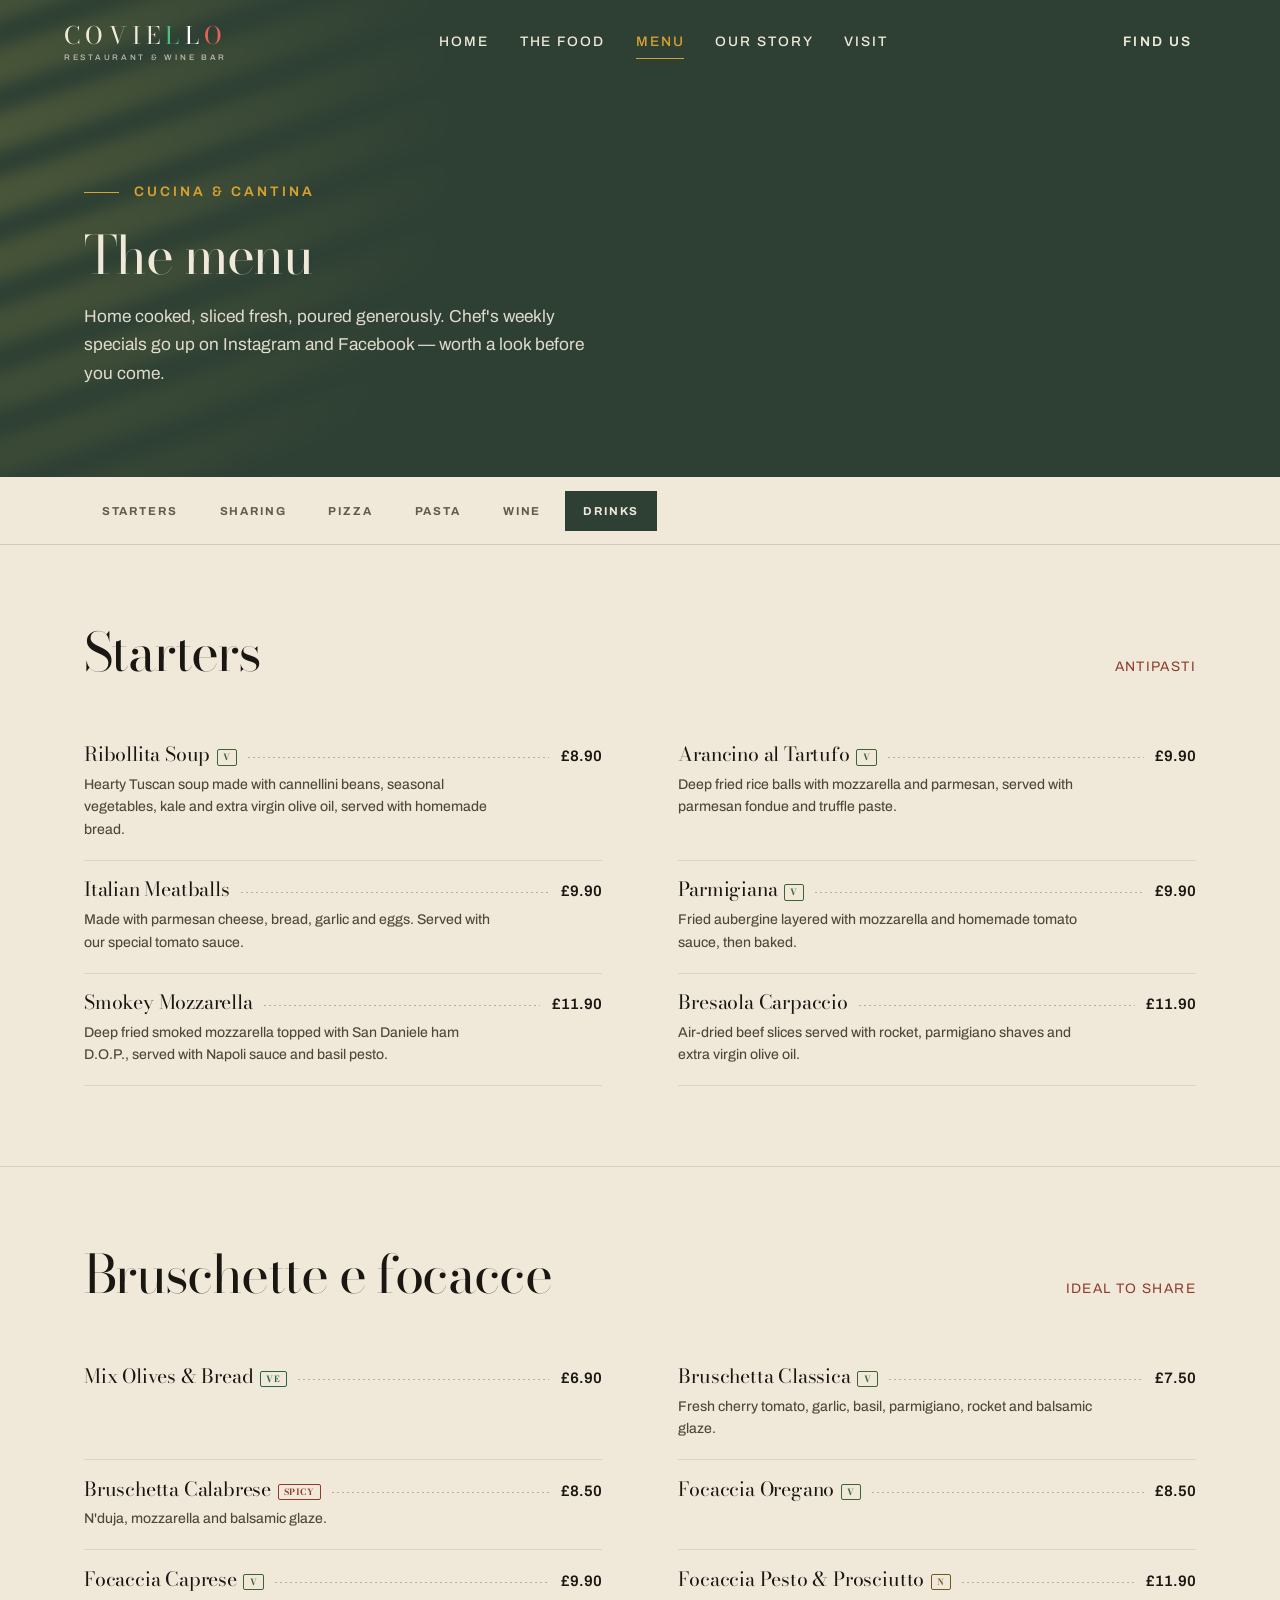
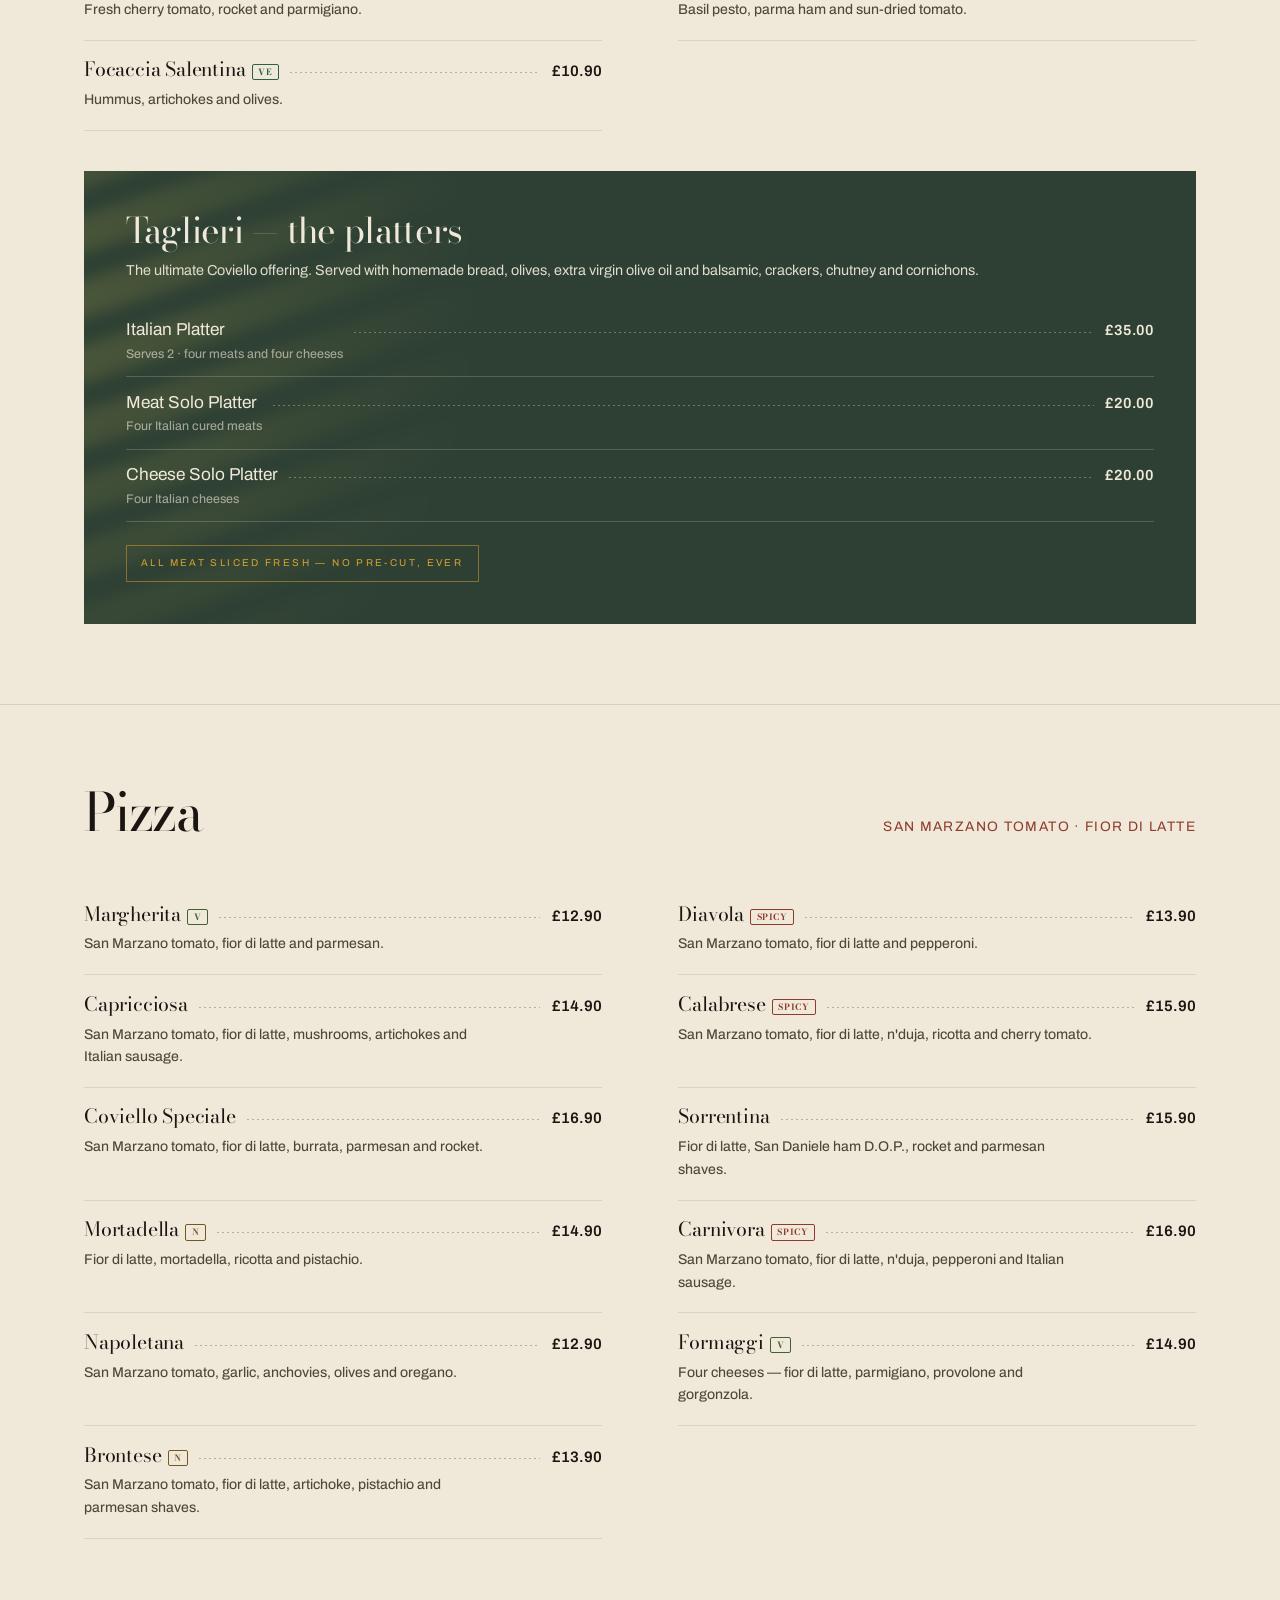
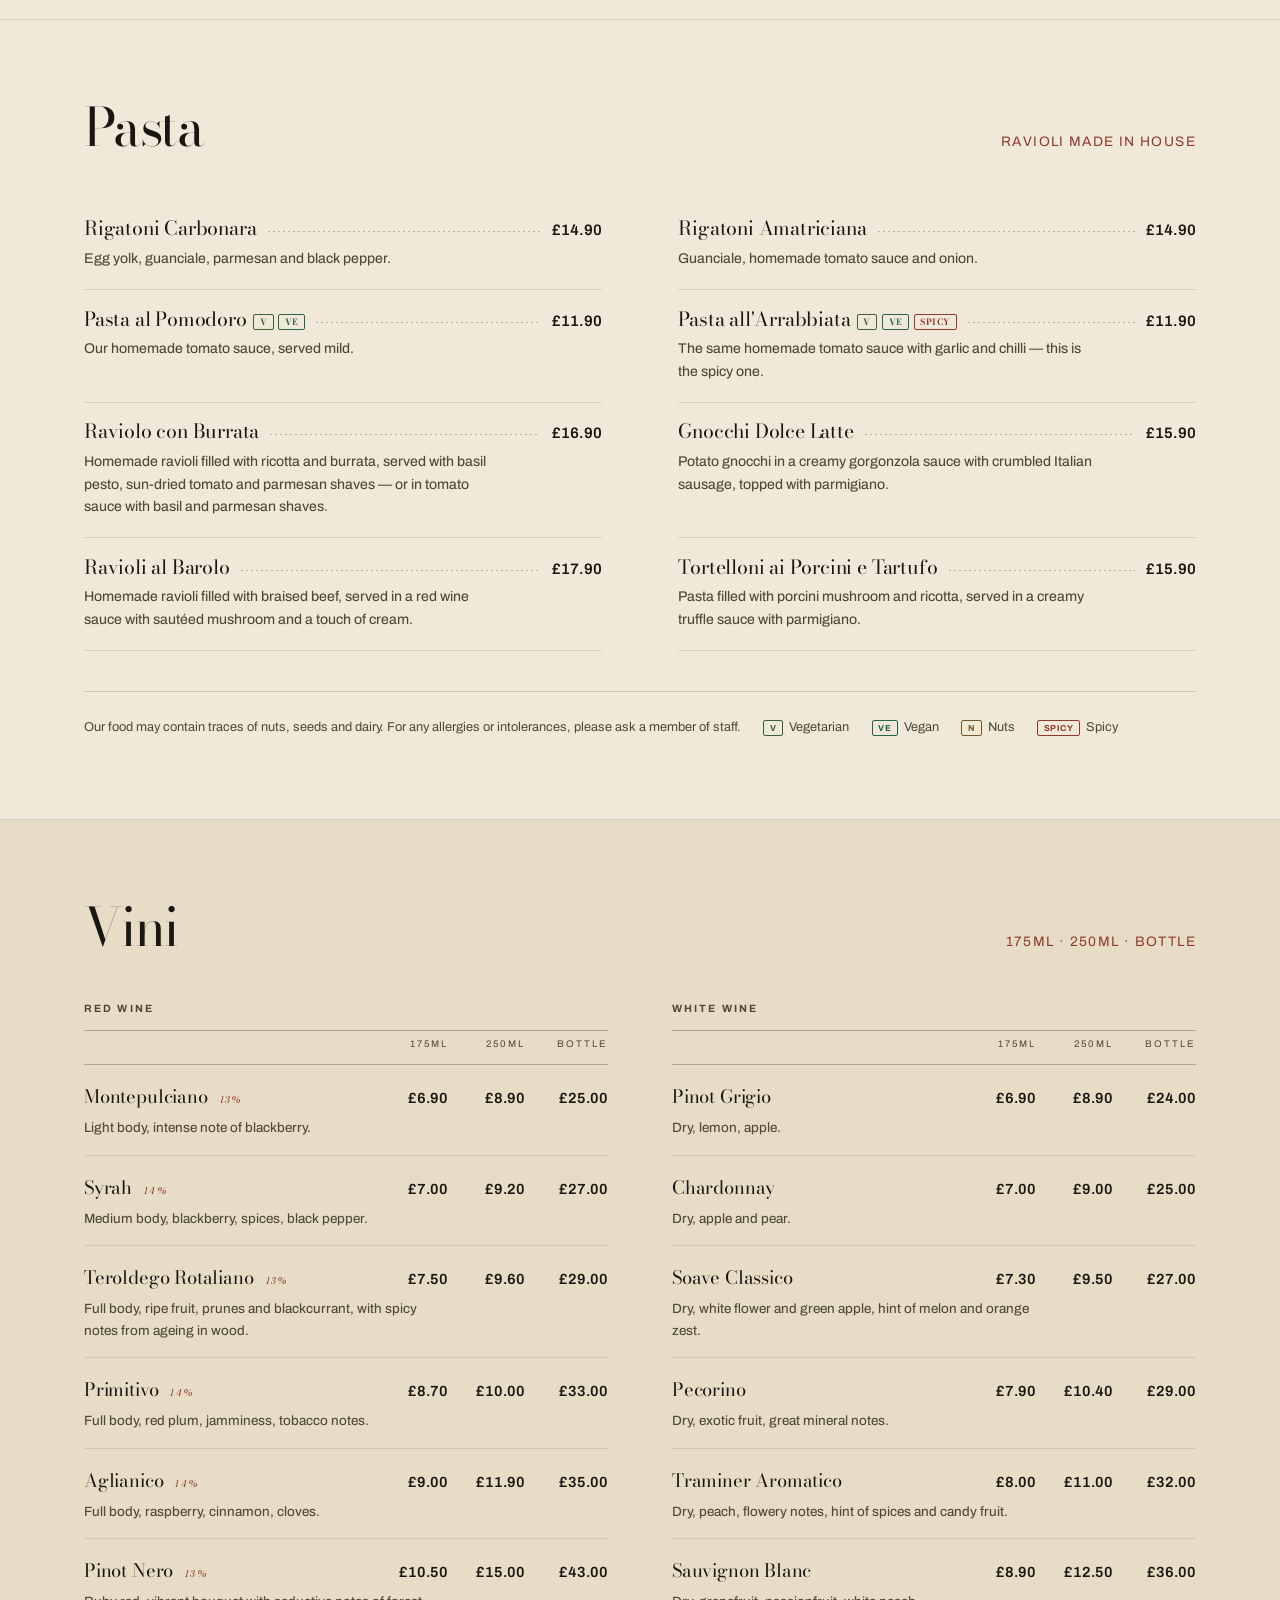
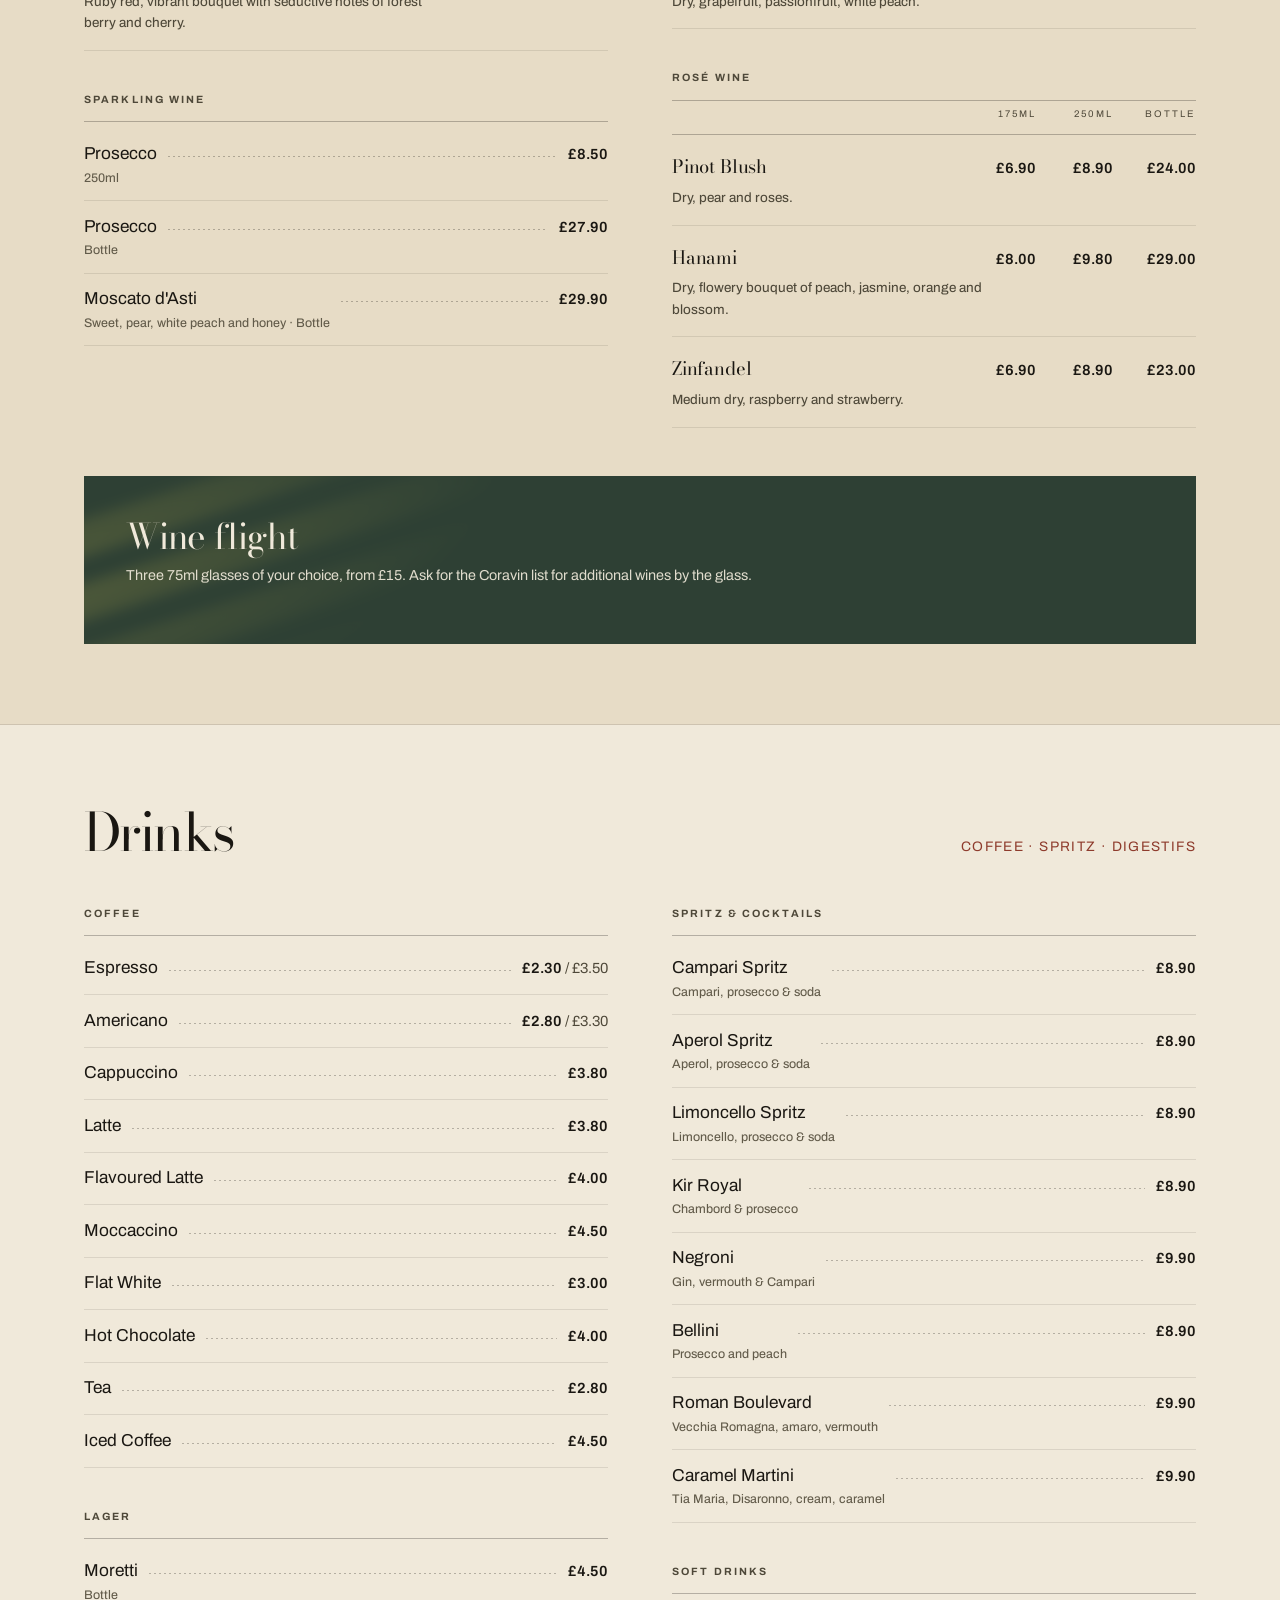
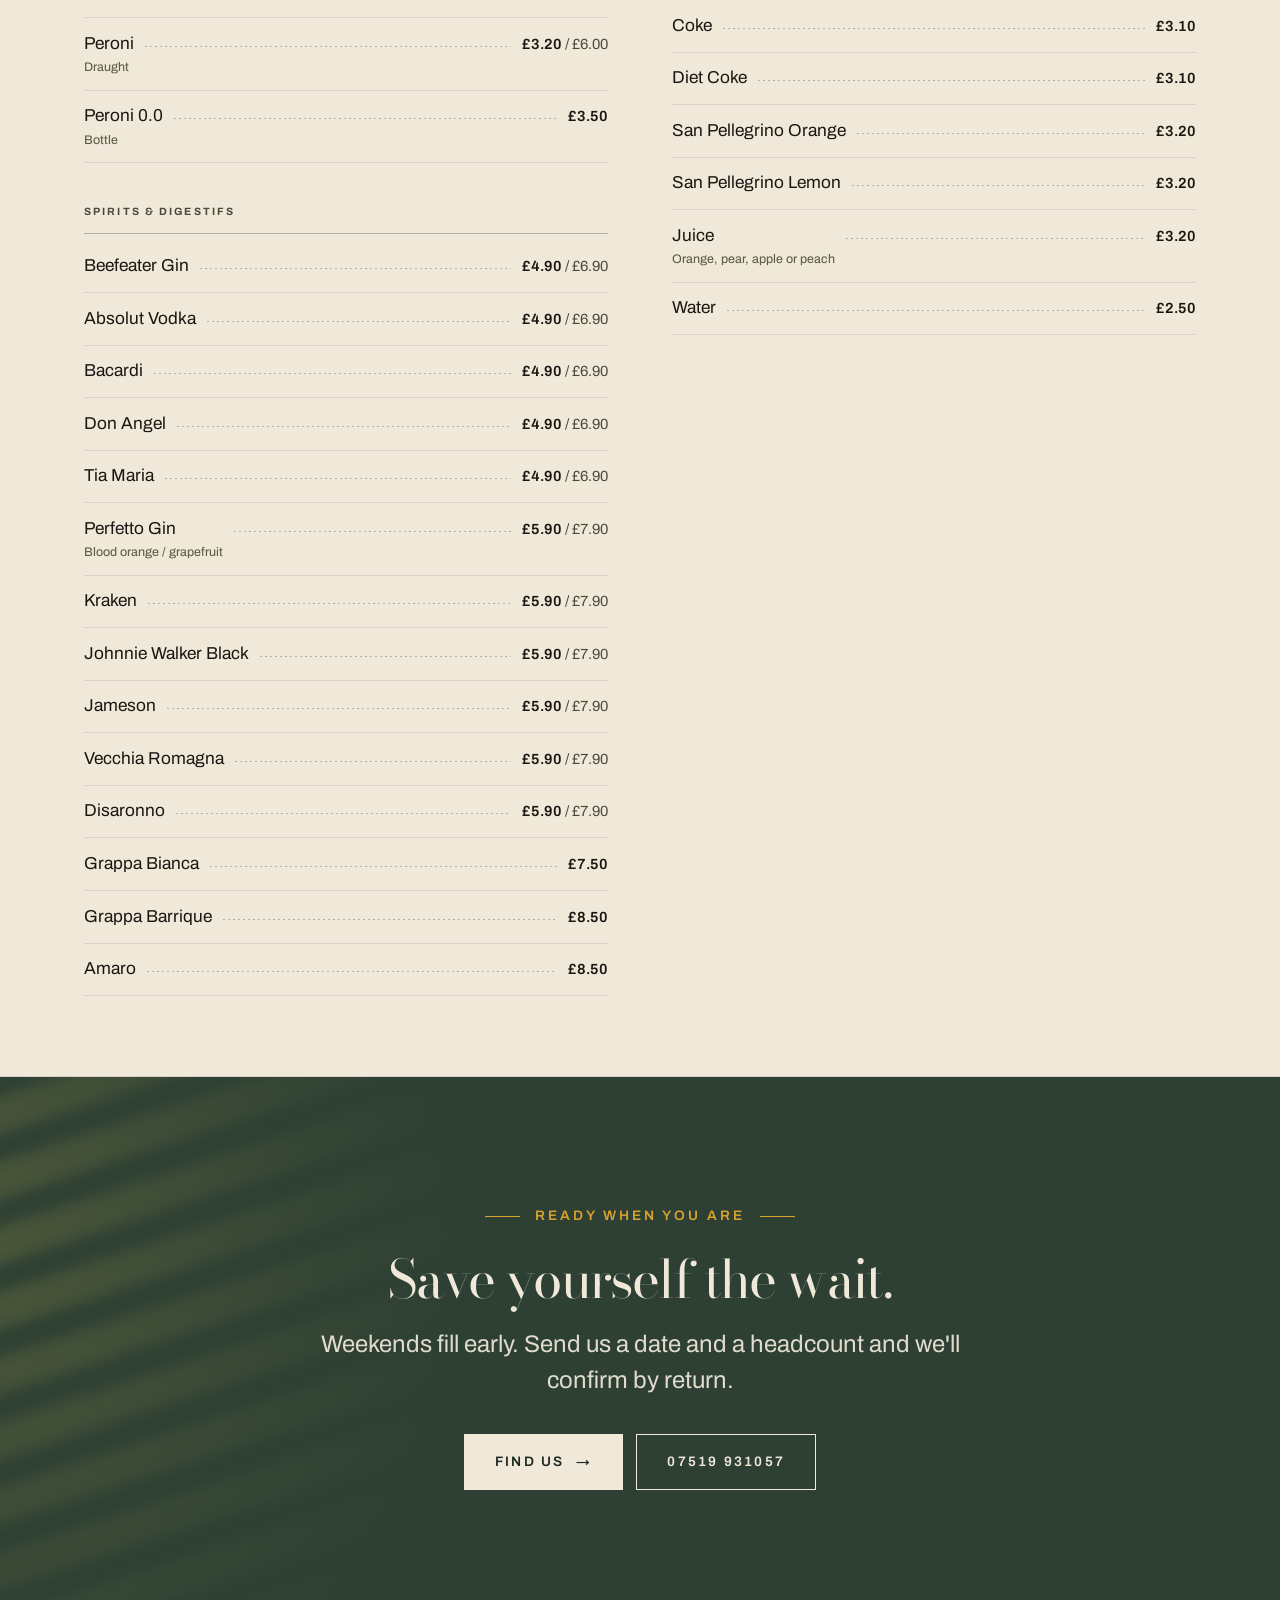
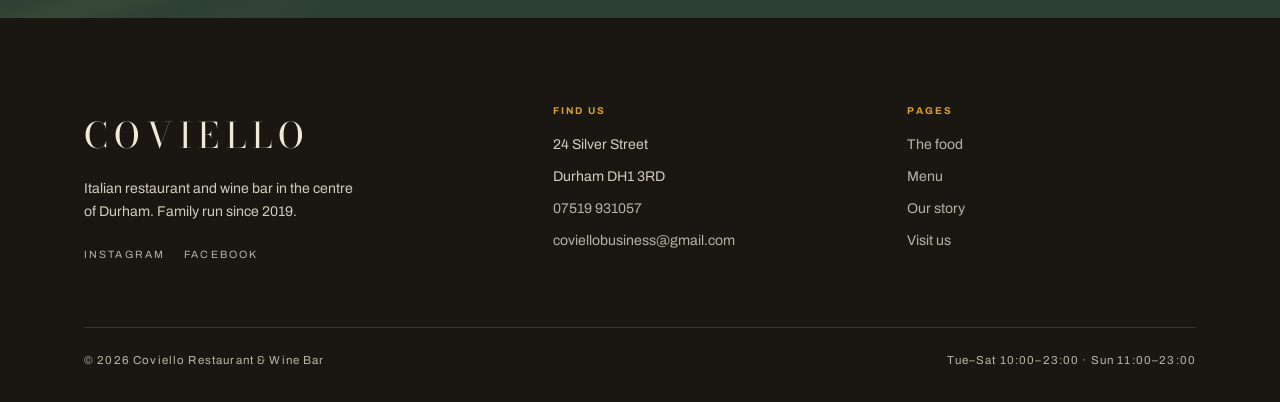
<file: menu.html>
<!DOCTYPE html>
<html lang="en-GB">
<head>
<meta charset="utf-8">
<meta name="viewport" content="width=device-width, initial-scale=1">
<title>Menu — Coviello Restaurant &amp; Wine Bar, Durham</title>
<meta name="description" content="The full Coviello menu: Italian starters, Neapolitan pizza, handmade pasta, sharing platters, wine by the glass and bottle, coffee and cocktails. Silver Street, Durham.">
<link rel="preconnect" href="https://fonts.googleapis.com">
<link rel="preconnect" href="https://fonts.gstatic.com" crossorigin>
<link href="https://fonts.googleapis.com/css2?family=Archivo:wght@400;500;600;700&family=Bodoni+Moda:ital,opsz,wght@0,6..96,400;0,6..96,500;1,6..96,400&display=swap" rel="stylesheet">
<link rel="stylesheet" href="styles.css">
</head>
<body>
<a class="skip" href="#main">Skip to content</a>

<header class="site-header">
  <a class="brand" href="index.html">Covie<span class="tri tri--g">l</span><span class="tri tri--w">l</span><span class="tri tri--r">o</span><small>Restaurant &amp; Wine Bar</small></a>
  <nav class="nav" id="primary-nav" aria-label="Primary">
    <a href="index.html">Home</a>
    <a href="food.html">The food</a>
    <a href="menu.html" aria-current="page">Menu</a>
    <a href="about.html">Our story</a>
    <a href="contact.html">Visit</a>
  </nav>
  <a class="btn header-cta" href="contact.html#visit"><span>Find us</span></a>
  <button class="burger" aria-label="Menu" aria-expanded="false" aria-controls="primary-nav">
    <span></span><span></span><span></span>
  </button>
</header>

<main id="main">

  <section class="banner">
    <div class="shutterlight" aria-hidden="true"></div>
    <div class="wrap">
      <p class="eyebrow">Cucina &amp; cantina</p>
      <h1 class="display">The menu</h1>
      <p>Home cooked, sliced fresh, poured generously. Chef's weekly specials go up on Instagram and Facebook — worth a look before you come.</p>
    </div>
  </section>

  <nav class="menu-nav" aria-label="Menu sections">
    <div class="wrap menu-nav__inner">
      <button type="button" data-target="starters" class="is-active">Starters</button>
      <button type="button" data-target="sharing">Sharing</button>
      <button type="button" data-target="pizza">Pizza</button>
      <button type="button" data-target="pasta">Pasta</button>
      <button type="button" data-target="vini">Wine</button>
      <button type="button" data-target="drinks">Drinks</button>
    </div>
  </nav>

  <!-- ================= STARTERS ================= -->
  <section class="course" id="starters">
    <div class="wrap">
      <div class="course__head">
        <h2 class="display">Starters</h2>
        <p>Antipasti</p>
      </div>
      <div class="dishes">
        <article class="dish">
          <div class="dish__top">
            <h3 class="dish__name">Ribollita Soup <span class="tags"><span class="tag tag--v">V</span></span></h3>
            <span class="dish__rule" aria-hidden="true"></span>
            <span class="dish__price">£8.90</span>
          </div>
          <p class="dish__desc">Hearty Tuscan soup made with cannellini beans, seasonal vegetables, kale and extra virgin olive oil, served with homemade bread.</p>
        </article>
        <article class="dish">
          <div class="dish__top">
            <h3 class="dish__name">Arancino al Tartufo <span class="tags"><span class="tag tag--v">V</span></span></h3>
            <span class="dish__rule" aria-hidden="true"></span>
            <span class="dish__price">£9.90</span>
          </div>
          <p class="dish__desc">Deep fried rice balls with mozzarella and parmesan, served with parmesan fondue and truffle paste.</p>
        </article>
        <article class="dish">
          <div class="dish__top">
            <h3 class="dish__name">Italian Meatballs</h3>
            <span class="dish__rule" aria-hidden="true"></span>
            <span class="dish__price">£9.90</span>
          </div>
          <p class="dish__desc">Made with parmesan cheese, bread, garlic and eggs. Served with our special tomato sauce.</p>
        </article>
        <article class="dish">
          <div class="dish__top">
            <h3 class="dish__name">Parmigiana <span class="tags"><span class="tag tag--v">V</span></span></h3>
            <span class="dish__rule" aria-hidden="true"></span>
            <span class="dish__price">£9.90</span>
          </div>
          <p class="dish__desc">Fried aubergine layered with mozzarella and homemade tomato sauce, then baked.</p>
        </article>
        <article class="dish">
          <div class="dish__top">
            <h3 class="dish__name">Smokey Mozzarella</h3>
            <span class="dish__rule" aria-hidden="true"></span>
            <span class="dish__price">£11.90</span>
          </div>
          <p class="dish__desc">Deep fried smoked mozzarella topped with San Daniele ham D.O.P., served with Napoli sauce and basil pesto.</p>
        </article>
        <article class="dish">
          <div class="dish__top">
            <h3 class="dish__name">Bresaola Carpaccio</h3>
            <span class="dish__rule" aria-hidden="true"></span>
            <span class="dish__price">£11.90</span>
          </div>
          <p class="dish__desc">Air-dried beef slices served with rocket, parmigiano shaves and extra virgin olive oil.</p>
        </article>
      </div>
    </div>
  </section>

  <!-- ================= SHARING ================= -->
  <section class="course" id="sharing">
    <div class="wrap">
      <div class="course__head">
        <h2 class="display">Bruschette e focacce</h2>
        <p>Ideal to share</p>
      </div>
      <div class="dishes">
        <article class="dish">
          <div class="dish__top">
            <h3 class="dish__name">Mix Olives &amp; Bread <span class="tags"><span class="tag tag--ve">VE</span></span></h3>
            <span class="dish__rule" aria-hidden="true"></span>
            <span class="dish__price">£6.90</span>
          </div>
        </article>
        <article class="dish">
          <div class="dish__top">
            <h3 class="dish__name">Bruschetta Classica <span class="tags"><span class="tag tag--v">V</span></span></h3>
            <span class="dish__rule" aria-hidden="true"></span>
            <span class="dish__price">£7.50</span>
          </div>
          <p class="dish__desc">Fresh cherry tomato, garlic, basil, parmigiano, rocket and balsamic glaze.</p>
        </article>
        <article class="dish">
          <div class="dish__top">
            <h3 class="dish__name">Bruschetta Calabrese <span class="tags"><span class="tag tag--s">SPICY</span></span></h3>
            <span class="dish__rule" aria-hidden="true"></span>
            <span class="dish__price">£8.50</span>
          </div>
          <p class="dish__desc">N'duja, mozzarella and balsamic glaze.</p>
        </article>
        <article class="dish">
          <div class="dish__top">
            <h3 class="dish__name">Focaccia Oregano <span class="tags"><span class="tag tag--v">V</span></span></h3>
            <span class="dish__rule" aria-hidden="true"></span>
            <span class="dish__price">£8.50</span>
          </div>
        </article>
        <article class="dish">
          <div class="dish__top">
            <h3 class="dish__name">Focaccia Caprese <span class="tags"><span class="tag tag--v">V</span></span></h3>
            <span class="dish__rule" aria-hidden="true"></span>
            <span class="dish__price">£9.90</span>
          </div>
          <p class="dish__desc">Fresh cherry tomato, rocket and parmigiano.</p>
        </article>
        <article class="dish">
          <div class="dish__top">
            <h3 class="dish__name">Focaccia Pesto &amp; Prosciutto <span class="tags"><span class="tag tag--n">N</span></span></h3>
            <span class="dish__rule" aria-hidden="true"></span>
            <span class="dish__price">£11.90</span>
          </div>
          <p class="dish__desc">Basil pesto, parma ham and sun-dried tomato.</p>
        </article>
        <article class="dish">
          <div class="dish__top">
            <h3 class="dish__name">Focaccia Salentina <span class="tags"><span class="tag tag--ve">VE</span></span></h3>
            <span class="dish__rule" aria-hidden="true"></span>
            <span class="dish__price">£10.90</span>
          </div>
          <p class="dish__desc">Hummus, artichokes and olives.</p>
        </article>
      </div>

      <div class="panel" style="margin-top:2.5rem">
        <div class="shutterlight" aria-hidden="true"></div>
        <h3 class="display">Taglieri — the platters</h3>
        <p>The ultimate Coviello offering. Served with homemade bread, olives, extra virgin olive oil and balsamic, crackers, chutney and cornichons.</p>
        <div class="pricelist" style="margin-top:1.4rem">
          <div class="price-row">
            <span class="price-row__name">Italian Platter <small>Serves 2 · four meats and four cheeses</small></span>
            <span class="dish__rule" aria-hidden="true"></span>
            <b>£35.00</b>
          </div>
          <div class="price-row">
            <span class="price-row__name">Meat Solo Platter <small>Four Italian cured meats</small></span>
            <span class="dish__rule" aria-hidden="true"></span>
            <b>£20.00</b>
          </div>
          <div class="price-row">
            <span class="price-row__name">Cheese Solo Platter <small>Four Italian cheeses</small></span>
            <span class="dish__rule" aria-hidden="true"></span>
            <b>£20.00</b>
          </div>
        </div>
        <span class="stamp">All meat sliced fresh — no pre-cut, ever</span>
      </div>
    </div>
  </section>

  <!-- ================= PIZZA ================= -->
  <section class="course" id="pizza">
    <div class="wrap">
      <div class="course__head">
        <h2 class="display">Pizza</h2>
        <p>San Marzano tomato · Fior di latte</p>
      </div>
      <div class="dishes">
        <article class="dish">
          <div class="dish__top">
            <h3 class="dish__name">Margherita <span class="tags"><span class="tag tag--v">V</span></span></h3>
            <span class="dish__rule" aria-hidden="true"></span>
            <span class="dish__price">£12.90</span>
          </div>
          <p class="dish__desc">San Marzano tomato, fior di latte and parmesan.</p>
        </article>
        <article class="dish">
          <div class="dish__top">
            <h3 class="dish__name">Diavola <span class="tags"><span class="tag tag--s">SPICY</span></span></h3>
            <span class="dish__rule" aria-hidden="true"></span>
            <span class="dish__price">£13.90</span>
          </div>
          <p class="dish__desc">San Marzano tomato, fior di latte and pepperoni.</p>
        </article>
        <article class="dish">
          <div class="dish__top">
            <h3 class="dish__name">Capricciosa</h3>
            <span class="dish__rule" aria-hidden="true"></span>
            <span class="dish__price">£14.90</span>
          </div>
          <p class="dish__desc">San Marzano tomato, fior di latte, mushrooms, artichokes and Italian sausage.</p>
        </article>
        <article class="dish">
          <div class="dish__top">
            <h3 class="dish__name">Calabrese <span class="tags"><span class="tag tag--s">SPICY</span></span></h3>
            <span class="dish__rule" aria-hidden="true"></span>
            <span class="dish__price">£15.90</span>
          </div>
          <p class="dish__desc">San Marzano tomato, fior di latte, n'duja, ricotta and cherry tomato.</p>
        </article>
        <article class="dish">
          <div class="dish__top">
            <h3 class="dish__name">Coviello Speciale</h3>
            <span class="dish__rule" aria-hidden="true"></span>
            <span class="dish__price">£16.90</span>
          </div>
          <p class="dish__desc">San Marzano tomato, fior di latte, burrata, parmesan and rocket.</p>
        </article>
        <article class="dish">
          <div class="dish__top">
            <h3 class="dish__name">Sorrentina</h3>
            <span class="dish__rule" aria-hidden="true"></span>
            <span class="dish__price">£15.90</span>
          </div>
          <p class="dish__desc">Fior di latte, San Daniele ham D.O.P., rocket and parmesan shaves.</p>
        </article>
        <article class="dish">
          <div class="dish__top">
            <h3 class="dish__name">Mortadella <span class="tags"><span class="tag tag--n">N</span></span></h3>
            <span class="dish__rule" aria-hidden="true"></span>
            <span class="dish__price">£14.90</span>
          </div>
          <p class="dish__desc">Fior di latte, mortadella, ricotta and pistachio.</p>
        </article>
        <article class="dish">
          <div class="dish__top">
            <h3 class="dish__name">Carnivora <span class="tags"><span class="tag tag--s">SPICY</span></span></h3>
            <span class="dish__rule" aria-hidden="true"></span>
            <span class="dish__price">£16.90</span>
          </div>
          <p class="dish__desc">San Marzano tomato, fior di latte, n'duja, pepperoni and Italian sausage.</p>
        </article>
        <article class="dish">
          <div class="dish__top">
            <h3 class="dish__name">Napoletana</h3>
            <span class="dish__rule" aria-hidden="true"></span>
            <span class="dish__price">£12.90</span>
          </div>
          <p class="dish__desc">San Marzano tomato, garlic, anchovies, olives and oregano.</p>
        </article>
        <article class="dish">
          <div class="dish__top">
            <h3 class="dish__name">Formaggi <span class="tags"><span class="tag tag--v">V</span></span></h3>
            <span class="dish__rule" aria-hidden="true"></span>
            <span class="dish__price">£14.90</span>
          </div>
          <p class="dish__desc">Four cheeses — fior di latte, parmigiano, provolone and gorgonzola.</p>
        </article>
        <article class="dish">
          <div class="dish__top">
            <h3 class="dish__name">Brontese <span class="tags"><span class="tag tag--n">N</span></span></h3>
            <span class="dish__rule" aria-hidden="true"></span>
            <span class="dish__price">£13.90</span>
          </div>
          <p class="dish__desc">San Marzano tomato, fior di latte, artichoke, pistachio and parmesan shaves.</p>
        </article>
      </div>
    </div>
  </section>

  <!-- ================= PASTA ================= -->
  <section class="course" id="pasta">
    <div class="wrap">
      <div class="course__head">
        <h2 class="display">Pasta</h2>
        <p>Ravioli made in house</p>
      </div>
      <div class="dishes">
        <article class="dish">
          <div class="dish__top">
            <h3 class="dish__name">Rigatoni Carbonara</h3>
            <span class="dish__rule" aria-hidden="true"></span>
            <span class="dish__price">£14.90</span>
          </div>
          <p class="dish__desc">Egg yolk, guanciale, parmesan and black pepper.</p>
        </article>
        <article class="dish">
          <div class="dish__top">
            <h3 class="dish__name">Rigatoni Amatriciana</h3>
            <span class="dish__rule" aria-hidden="true"></span>
            <span class="dish__price">£14.90</span>
          </div>
          <p class="dish__desc">Guanciale, homemade tomato sauce and onion.</p>
        </article>
        <article class="dish">
          <div class="dish__top">
            <h3 class="dish__name">Pasta al Pomodoro <span class="tags"><span class="tag tag--v">V</span><span class="tag tag--ve">VE</span></span></h3>
            <span class="dish__rule" aria-hidden="true"></span>
            <span class="dish__price">£11.90</span>
          </div>
          <p class="dish__desc">Our homemade tomato sauce, served mild.</p>
        </article>
        <article class="dish">
          <div class="dish__top">
            <h3 class="dish__name">Pasta all'Arrabbiata <span class="tags"><span class="tag tag--v">V</span><span class="tag tag--ve">VE</span><span class="tag tag--s">SPICY</span></span></h3>
            <span class="dish__rule" aria-hidden="true"></span>
            <span class="dish__price">£11.90</span>
          </div>
          <p class="dish__desc">The same homemade tomato sauce with garlic and chilli — this is the spicy one.</p>
        </article>
        <article class="dish">
          <div class="dish__top">
            <h3 class="dish__name">Raviolo con Burrata</h3>
            <span class="dish__rule" aria-hidden="true"></span>
            <span class="dish__price">£16.90</span>
          </div>
          <p class="dish__desc">Homemade ravioli filled with ricotta and burrata, served with basil pesto, sun-dried tomato and parmesan shaves — or in tomato sauce with basil and parmesan shaves.</p>
        </article>
        <article class="dish">
          <div class="dish__top">
            <h3 class="dish__name">Gnocchi Dolce Latte</h3>
            <span class="dish__rule" aria-hidden="true"></span>
            <span class="dish__price">£15.90</span>
          </div>
          <p class="dish__desc">Potato gnocchi in a creamy gorgonzola sauce with crumbled Italian sausage, topped with parmigiano.</p>
        </article>
        <article class="dish">
          <div class="dish__top">
            <h3 class="dish__name">Ravioli al Barolo</h3>
            <span class="dish__rule" aria-hidden="true"></span>
            <span class="dish__price">£17.90</span>
          </div>
          <p class="dish__desc">Homemade ravioli filled with braised beef, served in a red wine sauce with sautéed mushroom and a touch of cream.</p>
        </article>
        <article class="dish">
          <div class="dish__top">
            <h3 class="dish__name">Tortelloni ai Porcini e Tartufo</h3>
            <span class="dish__rule" aria-hidden="true"></span>
            <span class="dish__price">£15.90</span>
          </div>
          <p class="dish__desc">Pasta filled with porcini mushroom and ricotta, served in a creamy truffle sauce with parmigiano.</p>
        </article>
      </div>

      <div class="allergen">
        <span>Our food may contain traces of nuts, seeds and dairy. For any allergies or intolerances, please ask a member of staff.</span>
        <span class="key"><span class="tag tag--v">V</span> Vegetarian</span>
        <span class="key"><span class="tag tag--ve">VE</span> Vegan</span>
        <span class="key"><span class="tag tag--n">N</span> Nuts</span>
        <span class="key"><span class="tag tag--s">SPICY</span> Spicy</span>
      </div>
    </div>
  </section>

  <!-- ================= WINE ================= -->
  <section class="course section--plaster" id="vini">
    <div class="wrap">
      <div class="course__head">
        <h2 class="display">Vini</h2>
        <p>175ml · 250ml · Bottle</p>
      </div>

      <div class="grid-2">
        <div>
          <p class="sub-title">Red wine</p>
          <div class="wine-head" aria-hidden="true"><span></span><span>175ml</span><span>250ml</span><span>Bottle</span></div>

          <div class="wine">
            <span class="wine__name">Montepulciano <i class="wine__abv">13%</i></span>
            <b>£6.90</b><b>£8.90</b><b>£25.00</b>
            <p class="wine__desc">Light body, intense note of blackberry.</p>
          </div>
          <div class="wine">
            <span class="wine__name">Syrah <i class="wine__abv">14%</i></span>
            <b>£7.00</b><b>£9.20</b><b>£27.00</b>
            <p class="wine__desc">Medium body, blackberry, spices, black pepper.</p>
          </div>
          <div class="wine">
            <span class="wine__name">Teroldego Rotaliano <i class="wine__abv">13%</i></span>
            <b>£7.50</b><b>£9.60</b><b>£29.00</b>
            <p class="wine__desc">Full body, ripe fruit, prunes and blackcurrant, with spicy notes from ageing in wood.</p>
          </div>
          <div class="wine">
            <span class="wine__name">Primitivo <i class="wine__abv">14%</i></span>
            <b>£8.70</b><b>£10.00</b><b>£33.00</b>
            <p class="wine__desc">Full body, red plum, jamminess, tobacco notes.</p>
          </div>
          <div class="wine">
            <span class="wine__name">Aglianico <i class="wine__abv">14%</i></span>
            <b>£9.00</b><b>£11.90</b><b>£35.00</b>
            <p class="wine__desc">Full body, raspberry, cinnamon, cloves.</p>
          </div>
          <div class="wine">
            <span class="wine__name">Pinot Nero <i class="wine__abv">13%</i></span>
            <b>£10.50</b><b>£15.00</b><b>£43.00</b>
            <p class="wine__desc">Ruby red, vibrant bouquet with seductive notes of forest berry and cherry.</p>
          </div>

          <p class="sub-title" style="margin-top:2.5rem">Sparkling wine</p>
          <div class="pricelist">
            <div class="price-row">
              <span class="price-row__name">Prosecco <small>250ml</small></span>
              <span class="dish__rule" aria-hidden="true"></span>
              <b>£8.50</b>
            </div>
            <div class="price-row">
              <span class="price-row__name">Prosecco <small>Bottle</small></span>
              <span class="dish__rule" aria-hidden="true"></span>
              <b>£27.90</b>
            </div>
            <div class="price-row">
              <span class="price-row__name">Moscato d'Asti <small>Sweet, pear, white peach and honey · Bottle</small></span>
              <span class="dish__rule" aria-hidden="true"></span>
              <b>£29.90</b>
            </div>
          </div>
        </div>

        <div>
          <p class="sub-title">White wine</p>
          <div class="wine-head" aria-hidden="true"><span></span><span>175ml</span><span>250ml</span><span>Bottle</span></div>

          <div class="wine">
            <span class="wine__name">Pinot Grigio</span>
            <b>£6.90</b><b>£8.90</b><b>£24.00</b>
            <p class="wine__desc">Dry, lemon, apple.</p>
          </div>
          <div class="wine">
            <span class="wine__name">Chardonnay</span>
            <b>£7.00</b><b>£9.00</b><b>£25.00</b>
            <p class="wine__desc">Dry, apple and pear.</p>
          </div>
          <div class="wine">
            <span class="wine__name">Soave Classico</span>
            <b>£7.30</b><b>£9.50</b><b>£27.00</b>
            <p class="wine__desc">Dry, white flower and green apple, hint of melon and orange zest.</p>
          </div>
          <div class="wine">
            <span class="wine__name">Pecorino</span>
            <b>£7.90</b><b>£10.40</b><b>£29.00</b>
            <p class="wine__desc">Dry, exotic fruit, great mineral notes.</p>
          </div>
          <div class="wine">
            <span class="wine__name">Traminer Aromatico</span>
            <b>£8.00</b><b>£11.00</b><b>£32.00</b>
            <p class="wine__desc">Dry, peach, flowery notes, hint of spices and candy fruit.</p>
          </div>
          <div class="wine">
            <span class="wine__name">Sauvignon Blanc</span>
            <b>£8.90</b><b>£12.50</b><b>£36.00</b>
            <p class="wine__desc">Dry, grapefruit, passionfruit, white peach.</p>
          </div>

          <p class="sub-title" style="margin-top:2.5rem">Rosé wine</p>
          <div class="wine-head" aria-hidden="true"><span></span><span>175ml</span><span>250ml</span><span>Bottle</span></div>
          <div class="wine">
            <span class="wine__name">Pinot Blush</span>
            <b>£6.90</b><b>£8.90</b><b>£24.00</b>
            <p class="wine__desc">Dry, pear and roses.</p>
          </div>
          <div class="wine">
            <span class="wine__name">Hanami</span>
            <b>£8.00</b><b>£9.80</b><b>£29.00</b>
            <p class="wine__desc">Dry, flowery bouquet of peach, jasmine, orange and blossom.</p>
          </div>
          <div class="wine">
            <span class="wine__name">Zinfandel</span>
            <b>£6.90</b><b>£8.90</b><b>£23.00</b>
            <p class="wine__desc">Medium dry, raspberry and strawberry.</p>
          </div>
        </div>
      </div>

      <div class="panel" style="margin-top:3rem">
        <div class="shutterlight" aria-hidden="true"></div>
        <h3 class="display">Wine flight</h3>
        <p>Three 75ml glasses of your choice, from £15. Ask for the Coravin list for additional wines by the glass.</p>
      </div>
    </div>
  </section>

  <!-- ================= DRINKS ================= -->
  <section class="course" id="drinks">
    <div class="wrap">
      <div class="course__head">
        <h2 class="display">Drinks</h2>
        <p>Coffee · Spritz · Digestifs</p>
      </div>

      <div class="grid-2">
        <div>
          <p class="sub-title">Coffee</p>
          <div class="pricelist">
            <div class="price-row"><span class="price-row__name">Espresso</span><span class="dish__rule" aria-hidden="true"></span><b>£2.30 <i>/ £3.50</i></b></div>
            <div class="price-row"><span class="price-row__name">Americano</span><span class="dish__rule" aria-hidden="true"></span><b>£2.80 <i>/ £3.30</i></b></div>
            <div class="price-row"><span class="price-row__name">Cappuccino</span><span class="dish__rule" aria-hidden="true"></span><b>£3.80</b></div>
            <div class="price-row"><span class="price-row__name">Latte</span><span class="dish__rule" aria-hidden="true"></span><b>£3.80</b></div>
            <div class="price-row"><span class="price-row__name">Flavoured Latte</span><span class="dish__rule" aria-hidden="true"></span><b>£4.00</b></div>
            <div class="price-row"><span class="price-row__name">Moccaccino</span><span class="dish__rule" aria-hidden="true"></span><b>£4.50</b></div>
            <div class="price-row"><span class="price-row__name">Flat White</span><span class="dish__rule" aria-hidden="true"></span><b>£3.00</b></div>
            <div class="price-row"><span class="price-row__name">Hot Chocolate</span><span class="dish__rule" aria-hidden="true"></span><b>£4.00</b></div>
            <div class="price-row"><span class="price-row__name">Tea</span><span class="dish__rule" aria-hidden="true"></span><b>£2.80</b></div>
            <div class="price-row"><span class="price-row__name">Iced Coffee</span><span class="dish__rule" aria-hidden="true"></span><b>£4.50</b></div>
          </div>

          <p class="sub-title" style="margin-top:2.5rem">Lager</p>
          <div class="pricelist">
            <div class="price-row"><span class="price-row__name">Moretti <small>Bottle</small></span><span class="dish__rule" aria-hidden="true"></span><b>£4.50</b></div>
            <div class="price-row"><span class="price-row__name">Peroni <small>Draught</small></span><span class="dish__rule" aria-hidden="true"></span><b>£3.20 <i>/ £6.00</i></b></div>
            <div class="price-row"><span class="price-row__name">Peroni 0.0 <small>Bottle</small></span><span class="dish__rule" aria-hidden="true"></span><b>£3.50</b></div>
          </div>

          <p class="sub-title" style="margin-top:2.5rem">Spirits &amp; digestifs</p>
          <div class="pricelist">
            <div class="price-row"><span class="price-row__name">Beefeater Gin</span><span class="dish__rule" aria-hidden="true"></span><b>£4.90 <i>/ £6.90</i></b></div>
            <div class="price-row"><span class="price-row__name">Absolut Vodka</span><span class="dish__rule" aria-hidden="true"></span><b>£4.90 <i>/ £6.90</i></b></div>
            <div class="price-row"><span class="price-row__name">Bacardi</span><span class="dish__rule" aria-hidden="true"></span><b>£4.90 <i>/ £6.90</i></b></div>
            <div class="price-row"><span class="price-row__name">Don Angel</span><span class="dish__rule" aria-hidden="true"></span><b>£4.90 <i>/ £6.90</i></b></div>
            <div class="price-row"><span class="price-row__name">Tia Maria</span><span class="dish__rule" aria-hidden="true"></span><b>£4.90 <i>/ £6.90</i></b></div>
            <div class="price-row"><span class="price-row__name">Perfetto Gin <small>Blood orange / grapefruit</small></span><span class="dish__rule" aria-hidden="true"></span><b>£5.90 <i>/ £7.90</i></b></div>
            <div class="price-row"><span class="price-row__name">Kraken</span><span class="dish__rule" aria-hidden="true"></span><b>£5.90 <i>/ £7.90</i></b></div>
            <div class="price-row"><span class="price-row__name">Johnnie Walker Black</span><span class="dish__rule" aria-hidden="true"></span><b>£5.90 <i>/ £7.90</i></b></div>
            <div class="price-row"><span class="price-row__name">Jameson</span><span class="dish__rule" aria-hidden="true"></span><b>£5.90 <i>/ £7.90</i></b></div>
            <div class="price-row"><span class="price-row__name">Vecchia Romagna</span><span class="dish__rule" aria-hidden="true"></span><b>£5.90 <i>/ £7.90</i></b></div>
            <div class="price-row"><span class="price-row__name">Disaronno</span><span class="dish__rule" aria-hidden="true"></span><b>£5.90 <i>/ £7.90</i></b></div>
            <div class="price-row"><span class="price-row__name">Grappa Bianca</span><span class="dish__rule" aria-hidden="true"></span><b>£7.50</b></div>
            <div class="price-row"><span class="price-row__name">Grappa Barrique</span><span class="dish__rule" aria-hidden="true"></span><b>£8.50</b></div>
            <div class="price-row"><span class="price-row__name">Amaro</span><span class="dish__rule" aria-hidden="true"></span><b>£8.50</b></div>
          </div>
        </div>

        <div>
          <p class="sub-title">Spritz &amp; cocktails</p>
          <div class="pricelist">
            <div class="price-row"><span class="price-row__name">Campari Spritz <small>Campari, prosecco &amp; soda</small></span><span class="dish__rule" aria-hidden="true"></span><b>£8.90</b></div>
            <div class="price-row"><span class="price-row__name">Aperol Spritz <small>Aperol, prosecco &amp; soda</small></span><span class="dish__rule" aria-hidden="true"></span><b>£8.90</b></div>
            <div class="price-row"><span class="price-row__name">Limoncello Spritz <small>Limoncello, prosecco &amp; soda</small></span><span class="dish__rule" aria-hidden="true"></span><b>£8.90</b></div>
            <div class="price-row"><span class="price-row__name">Kir Royal <small>Chambord &amp; prosecco</small></span><span class="dish__rule" aria-hidden="true"></span><b>£8.90</b></div>
            <div class="price-row"><span class="price-row__name">Negroni <small>Gin, vermouth &amp; Campari</small></span><span class="dish__rule" aria-hidden="true"></span><b>£9.90</b></div>
            <div class="price-row"><span class="price-row__name">Bellini <small>Prosecco and peach</small></span><span class="dish__rule" aria-hidden="true"></span><b>£8.90</b></div>
            <div class="price-row"><span class="price-row__name">Roman Boulevard <small>Vecchia Romagna, amaro, vermouth</small></span><span class="dish__rule" aria-hidden="true"></span><b>£9.90</b></div>
            <div class="price-row"><span class="price-row__name">Caramel Martini <small>Tia Maria, Disaronno, cream, caramel</small></span><span class="dish__rule" aria-hidden="true"></span><b>£9.90</b></div>
          </div>

          <p class="sub-title" style="margin-top:2.5rem">Soft drinks</p>
          <div class="pricelist">
            <div class="price-row"><span class="price-row__name">Coke</span><span class="dish__rule" aria-hidden="true"></span><b>£3.10</b></div>
            <div class="price-row"><span class="price-row__name">Diet Coke</span><span class="dish__rule" aria-hidden="true"></span><b>£3.10</b></div>
            <div class="price-row"><span class="price-row__name">San Pellegrino Orange</span><span class="dish__rule" aria-hidden="true"></span><b>£3.20</b></div>
            <div class="price-row"><span class="price-row__name">San Pellegrino Lemon</span><span class="dish__rule" aria-hidden="true"></span><b>£3.20</b></div>
            <div class="price-row"><span class="price-row__name">Juice <small>Orange, pear, apple or peach</small></span><span class="dish__rule" aria-hidden="true"></span><b>£3.20</b></div>
            <div class="price-row"><span class="price-row__name">Water</span><span class="dish__rule" aria-hidden="true"></span><b>£2.50</b></div>
          </div>
        </div>
      </div>
    </div>
  </section>

  <section class="section section--dark cta-band">
    <div class="shutterlight" aria-hidden="true"></div>
    <div class="wrap reveal">
      <p class="eyebrow eyebrow--center">Ready when you are</p>
      <h2 class="display">Save yourself the wait.</h2>
      <p class="lede">Weekends fill early. Send us a date and a headcount and we'll confirm by return.</p>
      <div class="cta-band__actions">
        <a class="btn btn--light" href="contact.html#visit"><span>Find us</span> <span class="arrow" aria-hidden="true">→</span></a>
        <a class="btn btn--ghost" href="tel:+447519931057"><span>07519 931057</span></a>
      </div>
    </div>
  </section>

</main>

<footer class="site-footer">
  <div class="wrap">
    <div class="footer-grid">
      <div>
        <p class="footer-brand display">Coviello</p>
        <p>Italian restaurant and wine bar in the centre of Durham. Family run since 2019.</p>
        <div class="socials">
          <a href="https://www.instagram.com/coviellowinebar/" target="_blank" rel="noopener">Instagram</a>
          <a href="https://www.facebook.com/coviellocoffeebarber/" target="_blank" rel="noopener">Facebook</a>
        </div>
      </div>
      <div>
        <h4>Find us</h4>
        <ul>
          <li>24 Silver Street</li>
          <li>Durham DH1 3RD</li>
          <li><a href="tel:+447519931057">07519 931057</a></li>
          <li><a href="mailto:coviellobusiness@gmail.com">coviellobusiness@gmail.com</a></li>
        </ul>
      </div>
      <div>
        <h4>Pages</h4>
        <ul>
          <li><a href="food.html">The food</a></li>
          <li><a href="menu.html">Menu</a></li>
          <li><a href="about.html">Our story</a></li>
          <li><a href="contact.html">Visit us</a></li>
        </ul>
      </div>
    </div>
    <div class="legal">
      <span>© <span data-year>2026</span> Coviello Restaurant &amp; Wine Bar</span>
      <span>Tue–Sat 10:00–23:00 · Sun 11:00–23:00</span>
    </div>
  </div>
</footer>

<script src="main.js"></script>
</body>
</html>
</file>
<file: styles.css>
/* ==========================================================================
   COVIELLO — Restaurant & Wine Bar, Durham
   Design system: "La Persiana" — lime-plaster walls, Naples yellow,
   Pompeian red, shutter green. Light through louvred shutters.
   ========================================================================== */

/* ---------- Tokens ---------- */
:root {
  /* Palette */
  --calce:        #F0E9DA;   /* lime plaster wall */
  --calce-warm:   #E7DCC6;   /* sunlit plaster */
  --travertino:   #D3C4A8;   /* stone */
  --persiana:     #2E4034;   /* shutter green — primary dark */
  --persiana-dk:  #1E2A22;
  --giallo:       #D9A22E;   /* giallo napoletano */
  --pompeiano:    #8E3B2C;   /* rosso pompeiano */
  --inchiostro:   #1A1712;   /* ink */
  --muted:        #5A5342;   /* AA on both plaster and calce */

  /* Type */
  --display: "Bodoni Moda", "Didot", Georgia, serif;
  --body:    "Archivo", "Helvetica Neue", Arial, sans-serif;

  /* Scale */
  --step--1: clamp(0.78rem, 0.74rem + 0.2vw, 0.86rem);
  --step-0:  clamp(1rem, 0.96rem + 0.2vw, 1.08rem);
  --step-1:  clamp(1.25rem, 1.15rem + 0.5vw, 1.5rem);
  --step-2:  clamp(1.6rem, 1.4rem + 1vw, 2.2rem);
  --step-3:  clamp(2.1rem, 1.7rem + 2vw, 3.4rem);
  --step-4:  clamp(3rem, 2rem + 5.5vw, 7.5rem);

  /* Space */
  --gutter: clamp(1.25rem, 5vw, 4rem);
  --section: clamp(4.5rem, 10vw, 9rem);
  --max: 1240px;

  --ease: cubic-bezier(0.22, 0.61, 0.36, 1);
}

/* ---------- Reset ---------- */
*, *::before, *::after { box-sizing: border-box; }
html { -webkit-text-size-adjust: 100%; scroll-behavior: smooth; }
body {
  margin: 0;
  background: var(--calce);
  color: var(--inchiostro);
  font-family: var(--body);
  font-size: var(--step-0);
  line-height: 1.65;
  font-weight: 400;
  overflow-x: hidden;
  -webkit-font-smoothing: antialiased;
}
/* height:auto is load bearing. The width/height attributes on every <img> map
   to presentational hints, so without this the attribute height wins and every
   aspect-ratio rule below is silently ignored. */
img { max-width: 100%; height: auto; display: block; }
a { color: inherit; }
h1, h2, h3, h4 { margin: 0; font-weight: 400; line-height: 1.05; }
p { margin: 0 0 1em; }
ul { margin: 0; padding: 0; list-style: none; }

::selection { background: var(--giallo); color: var(--inchiostro); }

:focus-visible {
  outline: 2px solid var(--pompeiano);
  outline-offset: 3px;
  border-radius: 2px;
}

.wrap { width: 100%; max-width: var(--max); margin-inline: auto; padding-inline: var(--gutter); }
.skip {
  position: absolute; left: -9999px; top: 0; z-index: 999;
  background: var(--persiana); color: var(--calce); padding: .75rem 1.25rem;
}
.skip:focus { left: 0; }

/* ---------- Typographic helpers ---------- */
.display {
  font-family: var(--display);
  font-optical-sizing: auto;
  letter-spacing: -0.02em;
}
.eyebrow {
  font-family: var(--body);
  font-size: var(--step--1);
  font-weight: 500;
  letter-spacing: 0.28em;
  text-transform: uppercase;
  color: var(--pompeiano);
  display: flex;
  align-items: center;
  gap: .9rem;
  margin-bottom: 1.5rem;
}
.eyebrow::before {
  content: "";
  width: 2.2rem; height: 1px;
  background: currentColor;
  flex: none;
}
.eyebrow--center { justify-content: center; }
.eyebrow--center::after {
  content: ""; width: 2.2rem; height: 1px; background: currentColor; flex: none;
}
.lede {
  font-size: var(--step-1);
  line-height: 1.5;
  color: var(--muted);
  max-width: 46ch;
}
em.it { font-family: var(--display); font-style: italic; letter-spacing: 0; }

/* ---------- Signature: the shutter light ---------- */
/* Warm louvred light falling across a surface, as through a persiana. */
.shutterlight {
  position: absolute;
  inset: 0;
  pointer-events: none;
  overflow: hidden;
  opacity: .55;
  mix-blend-mode: soft-light;
}
.shutterlight::before {
  content: "";
  position: absolute;
  top: -40%; left: -20%;
  width: 90%; height: 190%;
  background: repeating-linear-gradient(
    to bottom,
    rgba(255, 233, 178, 0) 0px,
    rgba(255, 233, 178, 0) 26px,
    rgba(255, 226, 150, .95) 26px,
    rgba(255, 226, 150, .95) 62px
  );
  transform: rotate(-18deg);
  filter: blur(7px);
  -webkit-mask-image: radial-gradient(ellipse 60% 70% at 20% 25%, #000 0%, transparent 78%);
          mask-image: radial-gradient(ellipse 60% 70% at 20% 25%, #000 0%, transparent 78%);
}

/* ---------- Buttons ---------- */
.btn {
  --bg: var(--persiana);
  --fg: var(--calce);
  display: inline-flex;
  align-items: center;
  gap: .7rem;
  padding: 1rem 1.9rem;
  background: var(--bg);
  color: var(--fg);
  font-size: var(--step--1);
  font-weight: 600;
  letter-spacing: .16em;
  text-transform: uppercase;
  text-decoration: none;
  border: 1px solid var(--bg);
  border-radius: 0;
  cursor: pointer;
  position: relative;
  overflow: hidden;
  transition: color .45s var(--ease), border-color .45s var(--ease);
}
.btn::after {
  content: "";
  position: absolute; inset: 0;
  background: var(--giallo);
  transform: translateY(101%);
  transition: transform .45s var(--ease);
  z-index: 0;
}
.btn > * { position: relative; z-index: 1; }
.btn:hover { color: var(--inchiostro); border-color: var(--giallo); }
.btn:hover::after { transform: translateY(0); }
.btn--ghost { --bg: transparent; --fg: currentColor; border-color: currentColor; }
.btn--light { --bg: var(--calce); --fg: var(--persiana-dk); }

.arrow { display: inline-block; transition: transform .4s var(--ease); }
.btn:hover .arrow { transform: translateX(4px); }

/* ---------- Header ---------- */
.site-header {
  position: fixed;
  inset: 0 0 auto 0;
  z-index: 100;
  display: flex;
  align-items: center;
  justify-content: space-between;
  gap: 1rem;
  padding: 1.1rem var(--gutter);
  color: var(--calce);
  transition: background .5s var(--ease), color .5s var(--ease),
              padding .5s var(--ease), box-shadow .5s var(--ease);
}
.site-header.is-solid {
  background: var(--calce);
  color: var(--inchiostro);
  padding-block: .75rem;
  box-shadow: 0 1px 0 rgba(26,23,18,.12);
}
.brand {
  font-family: var(--display);
  font-size: clamp(1.15rem, 2.4vw, 1.5rem);
  letter-spacing: .22em;
  text-transform: uppercase;
  text-decoration: none;
  line-height: 1;
}
.brand small {
  display: block;
  font-family: var(--body);
  font-size: .5rem;
  letter-spacing: .34em;
  opacity: .75;
  margin-top: .38rem;
  font-weight: 500;
}

/* Tricolore on the closing letters of the wordmark.
   The header runs two states, so the flag can't be one fixed set of hexes:
   over the hero photo it needs brightening to survive the dark image, and on
   the solid cream header the white letter would disappear entirely — there it
   falls back to ink so the mark never reads with a hole in it. */
.tri { transition: color .5s var(--ease); }
.tri--g { color: #4FBE80; }
.tri--w { color: #FFFFFF; }
.tri--r { color: #E8615A; }
.site-header.is-solid .tri--g { color: #008C45; }
.site-header.is-solid .tri--w { color: var(--inchiostro); }
.site-header.is-solid .tri--r { color: #C0392B; }

.nav { display: flex; align-items: center; gap: clamp(1rem, 2.4vw, 2.2rem); }
.nav a {
  font-size: var(--step--1);
  letter-spacing: .14em;
  text-transform: uppercase;
  text-decoration: none;
  font-weight: 500;
  position: relative;
  padding-block: .3rem;
}
.nav a::after {
  content: "";
  position: absolute; left: 0; bottom: 0;
  width: 100%; height: 1px;
  background: currentColor;
  transform: scaleX(0);
  transform-origin: right;
  transition: transform .4s var(--ease);
}
.nav a:hover::after, .nav a[aria-current="page"]::after { transform: scaleX(1); transform-origin: left; }
.nav a[aria-current="page"] { color: var(--giallo); }
.site-header.is-solid .nav a[aria-current="page"] { color: var(--pompeiano); }
.header-cta { display: none; }
@media (min-width: 900px) { .header-cta { display: inline-flex; padding: .8rem 1.4rem; } }

/* Mobile nav */
.burger {
  display: grid;
  place-items: center;
  width: 44px; height: 44px;
  background: none; border: 0; padding: 0; cursor: pointer;
  color: inherit;
}
.burger span {
  display: block; width: 24px; height: 1.5px; background: currentColor;
  transition: transform .4s var(--ease), opacity .3s;
}
.burger span + span { margin-top: 6px; }
.burger[aria-expanded="true"] span:nth-child(1) { transform: translateY(7.5px) rotate(45deg); }
.burger[aria-expanded="true"] span:nth-child(2) { opacity: 0; }
.burger[aria-expanded="true"] span:nth-child(3) { transform: translateY(-7.5px) rotate(-45deg); }

@media (max-width: 899px) {
  .nav {
    position: fixed;
    inset: 0;
    flex-direction: column;
    justify-content: center;
    gap: 1.6rem;
    background: var(--persiana);
    color: var(--calce);
    clip-path: inset(0 0 100% 0);
    transition: clip-path .6s var(--ease);
    z-index: 90;
  }
  .nav.is-open { clip-path: inset(0 0 0 0); }
  .nav a { font-family: var(--display); font-size: var(--step-2); letter-spacing: .04em; text-transform: none; }
  .nav a[aria-current="page"] { color: var(--giallo); }
  .burger { position: relative; z-index: 95; }
}
@media (min-width: 900px) { .burger { display: none; } }

/* ---------- Hero ---------- */
.hero {
  position: relative;
  min-height: 100vh;
  min-height: 100svh;
  display: grid;
  align-items: end;
  background: var(--persiana-dk);
  color: var(--calce);
  overflow: hidden;
  isolation: isolate;
}
.hero__media { position: absolute; inset: 0; z-index: -2; }
.hero__media img {
  width: 100%; height: 100%;
  object-fit: cover;
  object-position: center 40%;
  filter: saturate(.92) contrast(1.02);
}
.hero__scrim {
  position: absolute; inset: 0; z-index: -1;
  background:
    linear-gradient(to top, rgba(20,26,21,.97) 0%, rgba(20,26,21,.88) 26%, rgba(20,26,21,.6) 52%, rgba(20,26,21,.34) 100%),
    linear-gradient(to right, rgba(20,26,21,.72), rgba(20,26,21,.15) 70%);
}
.hero__inner { padding-block: clamp(3rem, 9vh, 6rem) clamp(3rem, 8vh, 5rem); }
.hero h1 {
  font-family: var(--display);
  font-size: var(--step-4);
  letter-spacing: -0.035em;
  line-height: .88;
  text-transform: uppercase;
  margin-bottom: 1.4rem;
}
.hero h1 em {
  display: block;
  font-style: italic;
  text-transform: none;
  letter-spacing: -0.01em;
  color: var(--giallo);
  font-size: .38em;
  margin-top: .35em;
  padding-left: .12em;
}
.hero__meta {
  display: flex; flex-wrap: wrap; align-items: center; gap: .9rem 1.6rem;
  font-size: var(--step--1);
  letter-spacing: .2em;
  text-transform: uppercase;
  color: rgba(240,233,218,.82);
  margin-bottom: 2.4rem;
}
.hero__meta .dot { width: 4px; height: 4px; background: var(--giallo); border-radius: 50%; }
.hero__actions { display: flex; flex-wrap: wrap; gap: .8rem; }


/* Scroll cue */
.cue {
  /* decorative */
  position: absolute;
  right: var(--gutter);
  bottom: clamp(3rem, 8vh, 5rem);
  display: none;
  writing-mode: vertical-rl;
  font-size: .62rem;
  letter-spacing: .34em;
  text-transform: uppercase;
  color: rgba(240,233,218,.72);
  align-items: center;
  gap: 1rem;
}
.cue::after {
  content: ""; width: 1px; height: 56px;
  background: linear-gradient(to bottom, var(--giallo), transparent);
}
@media (min-width: 900px) { .cue {
  /* decorative */ display: flex; } }

/* ---------- Page banner (inner pages) ---------- */
.banner {
  position: relative;
  background: var(--persiana);
  color: var(--calce);
  padding: clamp(8rem, 18vh, 12rem) 0 clamp(3.5rem, 8vh, 5.5rem);
  overflow: hidden;
}
.banner h1 {
  font-family: var(--display);
  font-size: var(--step-3);
  letter-spacing: -0.03em;
  max-width: 18ch;
}
.banner p { color: rgba(240,233,218,.82); max-width: 52ch; margin-top: 1.2rem; }
.banner .eyebrow { color: var(--giallo); }

/* ---------- Sections ---------- */
.section { padding-block: var(--section); position: relative; }
.section--tight { padding-block: clamp(3rem, 7vw, 5rem); }
.section--plaster { background: var(--calce-warm); }
.section--dark { background: var(--persiana); color: var(--calce); }
.section--dark .eyebrow { color: var(--giallo); }
.section--dark .lede { color: rgba(240,233,218,.82); }
.section--ink { background: var(--inchiostro); color: var(--calce); }

.section-title {
  font-family: var(--display);
  font-size: var(--step-3);
  letter-spacing: -0.03em;
  max-width: 20ch;
  /* Bodoni's display cut goes hairline at large optical sizes; pin the opsz
     axis low for the sturdier text cut, then lift it off the plaster. */
  font-optical-sizing: none;
  font-variation-settings: "opsz" 16;
  font-weight: 500;
  text-shadow: 0 1px 1px rgba(26, 23, 18, .18);
}
.section-head { margin-bottom: clamp(2.5rem, 5vw, 4rem); }
.section-head--center { text-align: center; }
.section-head--center .lede { margin-inline: auto; }
.section-head--center .section-title { margin-inline: auto; }
.section-head--split {
  display: grid;
  gap: 1.5rem clamp(2rem, 6vw, 5rem);
  align-items: end;
}
@media (min-width: 820px) {
  .section-head--split { grid-template-columns: 1.1fr .9fr; }
}

/* ---------- Intro / manifesto ---------- */
.manifesto {
  display: grid;
  gap: clamp(2rem, 6vw, 5rem);
  align-items: center;
}
@media (min-width: 900px) { .manifesto { grid-template-columns: 1fr 1fr; } }
.manifesto__text p { max-width: 48ch; color: var(--muted); }
.manifesto__figure { position: relative; }
.manifesto__figure img {
  width: 100%;
  aspect-ratio: 4 / 5;
  object-fit: cover;
}
.figure-tag {
  position: absolute;
  bottom: 0; left: 0;
  transform: translate(-8%, 34%);
  background: var(--pompeiano);
  color: var(--calce);
  padding: 1.1rem 1.4rem;
  max-width: 15rem;
}
.figure-tag strong {
  display: block;
  font-family: var(--display);
  font-size: var(--step-1);
  font-weight: 400;
  letter-spacing: -0.01em;
}
.figure-tag span {
  font-size: .62rem; letter-spacing: .26em; text-transform: uppercase; opacity: .92;
}
@media (max-width: 640px) { .figure-tag { transform: translate(0, 20%); max-width: none; } }

/* ---------- Offer cards ---------- */
.cards {
  display: grid;
  gap: 1px;
  background: rgba(26,23,18,.14);
  border-block: 1px solid rgba(26,23,18,.14);
}
@media (min-width: 760px) { .cards { grid-template-columns: repeat(3, 1fr); } }
.card {
  background: var(--calce);
  padding: clamp(1.8rem, 3.5vw, 2.8rem);
  display: flex;
  flex-direction: column;
  gap: .8rem;
  text-decoration: none;
  position: relative;
  overflow: hidden;
  transition: background .5s var(--ease), color .5s var(--ease);
  min-height: 17rem;
}
.card__no {
  font-size: .62rem; letter-spacing: .3em; text-transform: uppercase;
  color: var(--pompeiano);
  transition: color .5s var(--ease);
}
.card h3 {
  font-family: var(--display);
  font-size: var(--step-2);
  letter-spacing: -0.02em;
}
.card p { color: var(--muted); font-size: .92rem; margin: 0; transition: color .5s var(--ease); }
.card__link {
  margin-top: auto;
  font-size: .68rem; letter-spacing: .24em; text-transform: uppercase; font-weight: 600;
  display: inline-flex; align-items: center; gap: .6rem;
}
.card:hover { background: var(--persiana); color: var(--calce); }
.card:hover p { color: rgba(240,233,218,.75); }
.card:hover .card__no { color: var(--giallo); }
.card:hover .arrow { transform: translateX(5px); }

/* ---------- Feature (image + text, alternating) ---------- */
.feature {
  display: grid;
  gap: clamp(2rem, 6vw, 4.5rem);
  align-items: center;
}
@media (min-width: 900px) {
  .feature { grid-template-columns: 1fr 1fr; }
  .feature--flip .feature__media { order: 2; }
}
.feature__media img { width: 100%; aspect-ratio: 4 / 5; object-fit: cover; }
.feature__body h2 { font-family: var(--display); font-size: var(--step-3); letter-spacing: -0.03em; margin-bottom: 1.2rem; }
.feature__body p { max-width: 46ch; }
.section--dark .feature__body p { color: rgba(240,233,218,.85); }

/* Portrait sources need a portrait window. The default feature ratio goes
   wide at larger viewports, which beheads a standing bottle. */
.feature--tall .feature__media img { aspect-ratio: 4 / 5; }

/* ---------- Plates: the specials grid ----------
   Deliberately loose. Two up on desktop with a lot of air, because a tight
   grid of many small plates reads busy, and busy reads cheap. */
.plates {
  display: grid;
  gap: clamp(1.25rem, 3vw, 2.5rem);
  margin-top: clamp(2.5rem, 5vw, 4rem);
}
@media (min-width: 760px) {
  .plates { grid-template-columns: 1fr 1fr; }
}
.plate { margin: 0; overflow: hidden; }
.plate img {
  width: 100%;
  aspect-ratio: 1 / 1;
  object-fit: cover;
  display: block;
  transition: transform 1.2s var(--ease);
}
.plate:hover img { transform: scale(1.04); }

/* ---------- Detail list (opening times etc.) ---------- */
.detail-list { display: grid; gap: 0; }
.detail-list li {
  display: flex; justify-content: space-between; gap: 1.5rem;
  padding-block: 1rem;
  border-bottom: 1px solid rgba(240,233,218,.18);
  font-size: var(--step--1);
  letter-spacing: .08em;
  text-transform: uppercase;
}
.detail-list li:first-child { border-top: 1px solid rgba(240,233,218,.18); }
.detail-list .day { color: rgba(240,233,218,.78); }
.detail-list .time { font-family: var(--display); letter-spacing: .02em; font-size: 1.05rem; text-transform: none; }
.section:not(.section--dark):not(.section--ink) .detail-list li { border-color: rgba(26,23,18,.14); }
.section:not(.section--dark):not(.section--ink) .detail-list .day { color: var(--muted); }

/* ---------- Menu ---------- */
.menu-nav {
  position: sticky;
  top: 62px;
  z-index: 50;
  background: var(--calce);
  border-bottom: 1px solid rgba(26,23,18,.14);
  padding-block: .85rem;
}
.menu-nav__inner {
  display: flex;
  gap: .4rem;
  overflow-x: auto;
  scrollbar-width: none;
  -ms-overflow-style: none;
}
.menu-nav__inner::-webkit-scrollbar { display: none; }
.menu-nav button {
  flex: none;
  background: none;
  border: 1px solid transparent;
  padding: .55rem 1.05rem;
  font-family: var(--body);
  font-size: .68rem;
  letter-spacing: .2em;
  text-transform: uppercase;
  font-weight: 600;
  color: #4A4436;
  cursor: pointer;
  white-space: nowrap;
  transition: color .3s var(--ease), background .3s var(--ease), border-color .3s var(--ease);
}
.menu-nav button:hover { color: var(--inchiostro); }
.menu-nav button.is-active {
  color: var(--calce);
  background: var(--persiana);
  border-color: var(--persiana);
}

.course { padding-block: clamp(3rem, 7vw, 5rem); border-bottom: 1px solid rgba(26,23,18,.12); scroll-margin-top: 130px; }
.course:last-of-type { border-bottom: 0; }
.course__head {
  display: flex; flex-wrap: wrap; align-items: baseline; justify-content: space-between;
  gap: .6rem 1.5rem;
  margin-bottom: clamp(1.8rem, 4vw, 2.8rem);
}
.course__head h2 {
  font-family: var(--display);
  font-size: var(--step-3);
  letter-spacing: -0.03em;
}
.course__head p { margin: 0; color: var(--muted); font-size: var(--step--1); letter-spacing: .1em; text-transform: uppercase; }

.dishes { display: grid; gap: 0; }
@media (min-width: 860px) { .dishes { grid-template-columns: 1fr 1fr; column-gap: clamp(2.5rem, 6vw, 5rem); } }

.dish {
  padding-block: 1.15rem;
  border-bottom: 1px solid rgba(26,23,18,.1);
}
.dish__top {
  display: flex; align-items: baseline; gap: .7rem;
  margin-bottom: .3rem;
}
.dish__name {
  font-family: var(--display);
  font-size: 1.22rem;
  letter-spacing: -0.01em;
  flex: none;
  max-width: 74%;
}
.dish__rule {
  flex: 1 1 auto;
  height: 1px;
  background: repeating-linear-gradient(to right, rgba(26,23,18,.28) 0 2px, transparent 2px 5px);
  transform: translateY(-3px);
}
.dish__price {
  font-family: var(--body);
  font-size: .95rem;
  font-weight: 600;
  font-variant-numeric: tabular-nums;
  flex: none;
}
.dish__desc { margin: 0; font-size: .88rem; line-height: 1.55; color: var(--muted); max-width: 52ch; }

/* Diet tags */
.tags { display: inline-flex; gap: .3rem; margin-left: .1rem; transform: translateY(-1px); }
.tag {
  font-size: .54rem;
  font-weight: 700;
  letter-spacing: .06em;
  padding: .18rem .34rem;
  border: 1px solid currentColor;
  line-height: 1;
  border-radius: 2px;
}
.tag--v  { color: #3C6330; }
.tag--ve { color: #2A6147; }
.tag--n  { color: #75581F; }
.tag--s  { color: var(--pompeiano); }

/* Wine table */
.wine-head {
  display: grid;
  grid-template-columns: 1fr 4.2rem 4.2rem 4.6rem;
  gap: .6rem;
  padding-bottom: .7rem;
  border-bottom: 1px solid rgba(26,23,18,.28);
  font-size: .6rem;
  letter-spacing: .2em;
  text-transform: uppercase;
  color: var(--muted);
}
.wine-head span:not(:first-child) { text-align: right; }
.wine {
  display: grid;
  grid-template-columns: 1fr 4.2rem 4.2rem 4.6rem;
  gap: .2rem .6rem;
  padding-block: 1rem;
  border-bottom: 1px solid rgba(26,23,18,.1);
  align-items: baseline;
}
.wine__name { font-family: var(--display); font-size: 1.15rem; letter-spacing: -0.01em; }
.wine__abv { font-size: .58rem; letter-spacing: .14em; color: var(--pompeiano); margin-left: .45rem; }
.wine__desc {
  grid-column: 1 / -1;
  font-size: .84rem;
  color: var(--muted);
  margin: .15rem 0 0;
  max-width: 46ch;
}
.wine b {
  text-align: right;
  font-weight: 600;
  font-size: .92rem;
  font-variant-numeric: tabular-nums;
}
@media (max-width: 560px) {
  .wine-head { grid-template-columns: 1fr 3.3rem 3.3rem 3.6rem; font-size: .52rem; }
  .wine { grid-template-columns: 1fr 3.3rem 3.3rem 3.6rem; }
  .wine b { font-size: .82rem; }
  .wine__name { font-size: 1.02rem; }
}

/* Simple two-column price list (coffee, spirits) */
.pricelist { display: grid; gap: 0; }
.price-row {
  display: flex; align-items: baseline; gap: .7rem;
  padding-block: .72rem;
  border-bottom: 1px solid rgba(26,23,18,.1);
}
.price-row__name { flex: none; max-width: 70%; }
.price-row__name small { display: block; font-size: .78rem; color: var(--muted); }
.price-row .dish__rule { transform: translateY(-2px); }
.price-row b { font-weight: 600; font-size: .92rem; font-variant-numeric: tabular-nums; flex: none; }
.price-row b i { font-style: normal; color: var(--muted); font-weight: 400; }

.grid-2 { display: grid; gap: clamp(2rem, 5vw, 4rem); }
@media (min-width: 860px) { .grid-2 { grid-template-columns: 1fr 1fr; } }
.sub-title {
  font-size: .66rem; letter-spacing: .28em; text-transform: uppercase; font-weight: 600;
  color: var(--pompeiano);
  padding-bottom: .8rem;
  border-bottom: 1px solid rgba(26,23,18,.28);
  margin-bottom: .4rem;
}

/* Highlight panel — platters, wine flight */
.panel {
  background: var(--persiana);
  color: var(--calce);
  padding: clamp(1.8rem, 4vw, 2.6rem);
  position: relative;
  overflow: hidden;
}
.panel h3 {
  font-family: var(--display);
  font-size: var(--step-2);
  color: var(--giallo);
  margin-bottom: .6rem;
}
.panel p { color: rgba(240,233,218,.86); font-size: .9rem; }
.panel .price-row { border-color: rgba(240,233,218,.2); }
.panel .price-row__name small { color: rgba(240,233,218,.6); }
.panel .dish__rule { background: repeating-linear-gradient(to right, rgba(240,233,218,.34) 0 2px, transparent 2px 5px); }
.panel .stamp {
  margin-top: 1.4rem;
  font-size: .62rem; letter-spacing: .24em; text-transform: uppercase;
  color: var(--giallo);
  border: 1px solid rgba(217,162,46,.5);
  padding: .6rem .9rem;
  display: inline-block;
}

.allergen {
  margin-top: 2.5rem;
  padding-top: 1.6rem;
  border-top: 1px solid rgba(26,23,18,.16);
  font-size: .8rem;
  color: var(--muted);
  display: flex; flex-wrap: wrap; gap: .6rem 1.4rem; align-items: center;
}
.allergen .key { display: inline-flex; align-items: center; gap: .4rem; }

/* ---------- Story (about) ---------- */
.story {
  display: grid;
  gap: clamp(2rem, 6vw, 5rem);
}
@media (min-width: 900px) { .story { grid-template-columns: .85fr 1.15fr; align-items: start; } }
.story__media { position: sticky; top: 110px; }
.story__media img { width: 100%; aspect-ratio: 4 / 5; object-fit: cover; }
@media (max-width: 899px) { .story__media { position: static; } }
.story__body p { max-width: 56ch; }
.story__body p:first-of-type {
  font-family: var(--display);
  font-size: var(--step-1);
  line-height: 1.45;
  color: var(--inchiostro);
}
.dropcap::first-letter {
  float: left;
  font-family: var(--display);
  font-size: 3.9em;
  line-height: .8;
  padding: .06em .12em 0 0;
  color: var(--pompeiano);
}

.pillars { display: grid; gap: 1px; background: rgba(26,23,18,.14); margin-top: clamp(2.5rem, 5vw, 4rem); }
@media (min-width: 700px) { .pillars { grid-template-columns: repeat(3, 1fr); } }
.pillar { background: var(--calce); padding: 1.8rem; }
.pillar h4 { font-family: var(--display); font-size: var(--step-1); margin-bottom: .5rem; }
.pillar p { font-size: .88rem; color: var(--muted); margin: 0; }

/* ---------- Contact ---------- */
.contact-grid { display: grid; gap: clamp(2.5rem, 6vw, 5rem); }
@media (min-width: 900px) { .contact-grid { grid-template-columns: 1fr 1fr; } }
.contact-block + .contact-block { margin-top: 2.6rem; }
.contact-block h3 {
  font-size: .66rem; letter-spacing: .28em; text-transform: uppercase; font-weight: 600;
  color: var(--pompeiano);
  margin-bottom: .9rem;
}
.contact-block a { text-decoration: none; border-bottom: 1px solid rgba(26,23,18,.25); }
.contact-block a:hover { border-color: var(--pompeiano); color: var(--pompeiano); }
.big-link {
  font-family: var(--display);
  font-size: var(--step-2);
  letter-spacing: -0.02em;
  display: inline-block;
  border-bottom: 1px solid rgba(26,23,18,.25) !important;
}
address { font-style: normal; font-family: var(--display); font-size: var(--step-1); line-height: 1.4; }

.form { display: grid; gap: 1.1rem; }
.field { display: grid; gap: .45rem; }
.field label {
  font-size: .68rem; letter-spacing: .22em; text-transform: uppercase; font-weight: 600; color: #4A4436;
}
.field input, .field textarea, .field select {
  font-family: var(--body);
  font-size: 16px; /* iOS zooms the page on focus below 16px */
  appearance: none;
  -webkit-appearance: none;
  min-height: 2.9rem;
  color: var(--inchiostro);
  background: transparent;
  border: 0;
  border-bottom: 1px solid rgba(26,23,18,.3);
  padding: .7rem 0;
  border-radius: 0;
  transition: border-color .3s var(--ease);
  width: 100%;
}
.field textarea { resize: vertical; min-height: 6rem; }
.field input:focus, .field textarea:focus, .field select:focus {
  outline: none;
  border-color: var(--pompeiano);
}
.field select { appearance: none; -webkit-appearance: none; cursor: pointer; }
.field--select { position: relative; }
.field--select::after {
  content: "";
  position: absolute; right: 2px; bottom: 1.35rem;
  width: 7px; height: 7px;
  border-right: 1.5px solid var(--muted);
  border-bottom: 1.5px solid var(--muted);
  transform: rotate(45deg);
  pointer-events: none;
}
.form .btn { justify-content: center; margin-top: .6rem; }
.form-note { font-size: .78rem; color: var(--muted); margin: 0; }

.map-card {
  display: block;
  position: relative;
  background: var(--persiana);
  color: var(--calce);
  padding: clamp(2rem, 5vw, 3rem);
  text-decoration: none;
  overflow: hidden;
  min-height: 15rem;
}
.map-card__grid {
  position: absolute; inset: 0;
  background:
    linear-gradient(rgba(240,233,218,.07) 1px, transparent 1px) 0 0 / 100% 34px,
    linear-gradient(90deg, rgba(240,233,218,.07) 1px, transparent 1px) 0 0 / 34px 100%;
}
.map-card__pin {
  position: absolute; left: 22%; top: 44%;
  width: 12px; height: 12px; border-radius: 50%;
  background: var(--giallo);
  box-shadow: 0 0 0 0 rgba(217,162,46,.5);
  animation: pulse 2.6s infinite;
}
@keyframes pulse {
  70% { box-shadow: 0 0 0 26px rgba(217,162,46,0); }
  100% { box-shadow: 0 0 0 0 rgba(217,162,46,0); }
}
.map-card__body { position: relative; }
.map-card h3 { font-family: var(--display); font-size: var(--step-2); color: var(--giallo); margin-bottom: .5rem; }
.map-card p { color: rgba(240,233,218,.86); margin-bottom: 1.2rem; }
.map-card__cta { font-size: .66rem; letter-spacing: .24em; text-transform: uppercase; font-weight: 600; display: inline-flex; gap: .6rem; }
.map-card:hover .arrow { transform: translateX(5px); }

/* ---------- Neighbour strip (Three Blades Club) ---------- */
.neighbour {
  display: grid;
  gap: 1.6rem clamp(2rem, 6vw, 4rem);
  align-items: center;
}
@media (min-width: 820px) { .neighbour { grid-template-columns: 1fr auto; } }
.neighbour h3 { font-family: var(--display); font-size: var(--step-2); margin-bottom: .6rem; }
.neighbour p { color: rgba(240,233,218,.82); max-width: 52ch; margin: 0; font-size: .92rem; }

/* ---------- Marquee ---------- */
.ribbon {
  background: var(--pompeiano);
  color: var(--calce);
  padding-block: .9rem;
  overflow: hidden;
  white-space: nowrap;
}
.ribbon__track {
  display: inline-flex;
  gap: 3rem;
  padding-right: 3rem;
  animation: slide 34s linear infinite;
  will-change: transform;
}
.ribbon span {
  font-family: var(--display);
  font-size: 1.05rem;
  font-style: italic;
  letter-spacing: .02em;
}
.ribbon span::after { content: "·"; margin-left: 3rem; opacity: .55; }
@keyframes slide { to { transform: translateX(-50%); } }

/* ---------- CTA band ---------- */
.cta-band { text-align: center; position: relative; overflow: hidden; }
.cta-band h2 {
  font-family: var(--display);
  font-size: var(--step-3);
  letter-spacing: -0.03em;
  max-width: 16ch;
  margin: 0 auto 1.2rem;
}
.cta-band .lede { margin-inline: auto; margin-bottom: 2.2rem; }
.cta-band__actions { display: flex; flex-wrap: wrap; gap: .8rem; justify-content: center; }

/* ---------- Footer ---------- */
.site-footer {
  background: var(--inchiostro);
  color: rgba(240,233,218,.7);
  padding-block: clamp(3.5rem, 8vw, 5.5rem) 2rem;
  font-size: .88rem;
}
.footer-grid { display: grid; gap: 2.5rem clamp(2rem, 6vw, 4rem); }
@media (min-width: 780px) { .footer-grid { grid-template-columns: 1.4fr 1fr 1fr; } }
.site-footer h4 {
  font-size: .62rem; letter-spacing: .28em; text-transform: uppercase; font-weight: 600;
  color: var(--giallo);
  margin-bottom: 1rem;
}
.site-footer a { text-decoration: none; opacity: .85; transition: opacity .3s, color .3s; }
.site-footer a:hover { opacity: 1; color: var(--giallo); }
.site-footer ul { display: grid; gap: .55rem; }
.footer-brand {
  font-family: var(--display);
  font-size: var(--step-2);
  letter-spacing: .18em;
  text-transform: uppercase;
  color: var(--calce);
  margin-bottom: .8rem;
}
.footer-brand + p { max-width: 34ch; }
.socials { display: flex; gap: 1.2rem; margin-top: 1.4rem; font-size: .66rem; letter-spacing: .2em; text-transform: uppercase; }
.legal {
  margin-top: clamp(2.5rem, 6vw, 4rem);
  padding-top: 1.4rem;
  border-top: 1px solid rgba(240,233,218,.14);
  display: flex; flex-wrap: wrap; gap: .6rem 1.5rem; justify-content: space-between;
  font-size: .72rem;
  letter-spacing: .1em;
  color: rgba(240,233,218,.62);
}

/* ---------- Scroll reveal ---------- */
.reveal { opacity: 0; transform: translateY(26px); transition: opacity .9s var(--ease), transform .9s var(--ease); }
.reveal.is-in { opacity: 1; transform: none; }
.reveal[data-delay="1"] { transition-delay: .1s; }
.reveal[data-delay="2"] { transition-delay: .2s; }
.reveal[data-delay="3"] { transition-delay: .3s; }

/* ---------- Reduced motion ---------- */
@media (prefers-reduced-motion: reduce) {
  html { scroll-behavior: auto; }
  *, *::before, *::after {
    animation-duration: .001ms !important;
    animation-iteration-count: 1 !important;
    transition-duration: .001ms !important;
  }
  .reveal { opacity: 1; transform: none; }
  .ribbon__track { animation: none; }
}

/* ==========================================================================
   iOS / small-screen hardening
   ========================================================================== */

/* The louvred light uses a 7px blur over a repeating gradient plus a mask and
   a blend mode. On iPhone that's three compositing passes on a full-screen
   layer and it drives Safari into texture-memory thrash (the symptom is
   scroll jank, then sections flashing white). Swap it for a flat, cheap
   gradient below tablet width — same warmth, one paint. */
@media (max-width: 820px) {
  .shutterlight { mix-blend-mode: normal; opacity: .3; }
  .shutterlight::before {
    filter: none;
    background: linear-gradient(150deg, rgba(255,226,150,.5) 0%, rgba(255,226,150,0) 55%);
    -webkit-mask-image: none;
            mask-image: none;
    transform: none;
    top: 0; left: 0; width: 100%; height: 100%;
  }
}

/* Sticky menu nav sits under a shorter header on small screens */
@media (max-width: 899px) {
  .menu-nav { top: 58px; }
  .course { scroll-margin-top: 116px; }
}

/* Comfortable tap targets */
.nav a, .card, .btn, .price-row, .menu-nav button { -webkit-tap-highlight-color: rgba(142,59,44,.12); }
.menu-nav button { min-height: 40px; }

/* iOS momentum scrolling on the menu chip row */
.menu-nav__inner { -webkit-overflow-scrolling: touch; }

/* Long Italian dish names shouldn't overflow the price on narrow screens */
@media (max-width: 420px) {
  .dish__name { max-width: 100%; hyphens: auto; }
  .dish__top { flex-wrap: wrap; }
  .dish__rule { min-width: 1.5rem; }
}

/* ==========================================================================
   Legibility pass
   ========================================================================== */

/* THE BUG: .shutterlight is absolutely positioned; the .wrap beside it is not.
   Positioned elements paint above static siblings, so the warm light film was
   rendering ON TOP of the copy rather than behind it. Push the light to the
   back of its section and lift the content above it. */
.section, .banner, .panel, .hero { isolation: isolate; }
.shutterlight { z-index: 0; }
.section > .wrap,
.banner > .wrap,
.hero__inner,
.panel > :not(.shutterlight) { position: relative; z-index: 1; }

/* With the film gone, secondary copy can sit much closer to full strength. */
:root { --muted: #4E4839; }              /* 7.5:1 on cream, 6.7:1 on plaster */

.section--dark .lede,
.banner p,
.neighbour p,
.section--dark .feature__body p { color: rgba(240,233,218,.92); }
.panel p,
.map-card p,
.hero__meta { color: rgba(240,233,218,.9); }
.detail-list .day { color: rgba(240,233,218,.88); }
.site-footer { color: rgba(240,233,218,.86); }
.legal { color: rgba(240,233,218,.75); }

/* Small uppercase text was the hardest to read: thin strokes, wide tracking.
   More weight and less letter-spacing does more here than colour alone. */
.eyebrow { font-weight: 600; letter-spacing: .22em; }
.card__no,
.sub-title,
.contact-block h3,
.site-footer h4 { font-weight: 700; letter-spacing: .2em; }
.menu-nav button { font-weight: 700; font-size: .72rem; letter-spacing: .16em; }
.card__link, .map-card__cta { font-weight: 700; letter-spacing: .18em; }

/* Descriptions and body copy: a touch more weight and line-height */
.dish__desc, .wine__desc, .price-row__name small {
  color: var(--muted);
  font-weight: 450;
  line-height: 1.6;
}
.card p, .pillar p { font-weight: 450; }
.lede { color: #4E4839; }

/* On phones the light film is decorative only — keep it well out of the way */
@media (max-width: 820px) {
  .shutterlight { opacity: .16; }
}

/* ==========================================================================
   Surface system
   Every surface declares its own background AND the ink that goes on it, so
   text colour can never be inherited from the wrong parent. This removes the
   whole class of dark-on-dark bugs rather than patching them one at a time.
   ========================================================================== */

.section, .banner, .course, .panel, .card, .pillar, .map-card, .site-footer {
  --on-surface:     var(--inchiostro);           /* headings */
  --on-surface-mid: #4E4839;                     /* body copy   7.5:1 */
  --on-surface-dim: #625B4A;                     /* labels      5.5:1 */
  --accent-on:      var(--pompeiano);
}
.section--dark, .section--ink, .banner, .panel, .map-card, .site-footer, .card:hover {
  --on-surface:     var(--calce);
  --on-surface-mid: rgba(240,233,218,.92);
  --on-surface-dim: rgba(240,233,218,.8);
  --accent-on:      var(--giallo);
}

.section, .banner, .course, .panel, .card, .pillar, .map-card { color: var(--on-surface); }

.section h1, .section h2, .section h3, .section h4,
.banner h1, .course h2, .course h3,
.panel h3, .card h3, .pillar h4, .map-card h3,
.section-title, .feature__body h2, .cta-band h2 { color: var(--on-surface); }

.section p, .banner p, .course p, .panel p, .card p, .pillar p, .map-card p,
.lede, .dish__desc, .wine__desc, .story__body p, .manifesto__text p,
.feature__body p, .neighbour p { color: var(--on-surface-mid); }

.eyebrow, .card__no, .sub-title, .contact-block h3, .course__head p,
.wine__abv { color: var(--accent-on); }

.detail-list .day, .price-row__name small, .form-note,
.field label, .menu-nav button { color: var(--on-surface-dim); }
.detail-list li { border-color: color-mix(in srgb, var(--on-surface) 18%, transparent); }

/* The story/manifesto lead paragraph is display type — full strength ink */
.story__body p:first-of-type,
.section-head .section-title { color: var(--on-surface); }

/* Cream sections are explicitly cream, never inheriting a darker parent */
.section:not(.section--dark):not(.section--ink):not(.section--plaster) { background: var(--calce); }

/* Menu chips: active state keeps its own pairing */
.menu-nav button.is-active { color: var(--calce); }
.card:hover p { color: var(--on-surface-mid); }
.card:hover .card__no { color: var(--giallo); }

/* ==========================================================================
   Imagery — shorter, tighter crops
   4:5 portraits ran too long on a phone, where a full-width image ate more
   than a screen before any copy appeared. 4:3 roughly halves that height.
   ========================================================================== */
.manifesto__figure img,
.feature__media img,
.story__media img {
  aspect-ratio: 4 / 3;
  object-fit: cover;
  width: 100%;
}

/* Keep them from dominating a wide column */
.manifesto__figure, .feature__media { max-width: 40rem; }
.story__media { max-width: 34rem; }

@media (max-width: 899px) {
  .manifesto__figure img,
  .feature__media img,
  .story__media img { aspect-ratio: 3 / 2; }   /* shorter again on phones */
  .figure-tag { position: static; transform: none; max-width: none; }
}

/* Root fallbacks so any element outside a declared surface still resolves */
:root {
  --on-surface: var(--inchiostro);
  --on-surface-mid: #4E4839;
  --on-surface-dim: #625B4A;
  --accent-on: var(--pompeiano);
}
.hero { --on-surface: var(--calce); --on-surface-mid: rgba(240,233,218,.92);
        --on-surface-dim: rgba(240,233,218,.8); --accent-on: var(--giallo); }

/* ==========================================================================
   Marquee — pixel driven
   ========================================================================== */
.ribbon__track {
  animation-name: slide;
  animation-timing-function: linear;
  animation-iteration-count: infinite;
  animation-duration: 30s;              /* JS overrides with a measured value */
}
@keyframes slide {
  from { transform: translateX(0); }
  to   { transform: translateX(calc(-1 * var(--marquee-w, 50%))); }
}

/* ==========================================================================
   Imagery — trimmed further on phones
   ========================================================================== */
@media (max-width: 899px) {
  .manifesto__figure img,
  .feature__media img,
  .story__media img {
    aspect-ratio: 16 / 9;
    max-height: 42vh;
  }
}
@media (max-width: 560px) {
  .manifesto__figure img,
  .feature__media img,
  .story__media img {
    aspect-ratio: 16 / 9;
    max-height: 34vh;
  }
}

/* Re-assert reduced motion: the marquee block above reintroduces an
   animation-name, and it sits later in the file than the original guard. */
@media (prefers-reduced-motion: reduce) {
  .ribbon__track { animation: none !important; transform: none !important; }
}

/* ==========================================================================
   Opening sequence
   The louvre reveal was nine hard-edged blocks retracting in sequence — the
   geometry read as mechanical rather than elegant. This replaces it with a
   warm plaster veil that dissolves while the photograph settles and the
   headline rises through a soft focus. Nothing has a hard edge.
   ========================================================================== */

.curtain {
  position: fixed;
  inset: 0;
  z-index: 200;
  display: grid;
  place-items: center;
  background: var(--calce);
  pointer-events: none;
  animation: veil 1.25s .85s cubic-bezier(.65, 0, .35, 1) forwards;
}
.curtain__mark {
  font-family: var(--display);
  font-size: clamp(1.1rem, 4.5vw, 2rem);
  letter-spacing: .42em;
  text-indent: .42em;           /* balance the trailing tracking */
  text-transform: uppercase;
  color: var(--persiana);
  opacity: 0;
  animation: markIn 1s .15s cubic-bezier(.22,.61,.36,1) forwards,
             markOut .7s .75s cubic-bezier(.65,0,.35,1) forwards;
}

@keyframes veil {
  to { opacity: 0; transform: scale(1.04); visibility: hidden; }
}
@keyframes markIn {
  from { opacity: 0; transform: translateY(14px) scale(.985); filter: blur(9px); letter-spacing: .58em; }
  to   { opacity: 1; transform: none;                         filter: blur(0);  letter-spacing: .42em; }
}
@keyframes markOut { to { opacity: 0; transform: translateY(-8px); } }

/* The photograph eases down to rest rather than simply appearing */
.hero__media img {
  animation: settle 3s .5s cubic-bezier(.16, 1, .3, 1) both;
}
@keyframes settle {
  from { transform: scale(1.09); }
  to   { transform: scale(1); }
}

/* Headline, meta and buttons drift up through a soft focus, staggered */
.hero h1,
.hero__meta,
.hero__actions {
  animation: drift 1.15s cubic-bezier(.16, 1, .3, 1) both;
}
.hero h1        { animation-delay: 1.05s; }
.hero__meta     { animation-delay: 1.25s; }
.hero__actions  { animation-delay: 1.4s; }
.hero .cue      { animation: drift 1.15s 1.6s cubic-bezier(.16,1,.3,1) both; }

@keyframes drift {
  from { opacity: 0; transform: translateY(26px); filter: blur(10px); }
  to   { opacity: 1; transform: none;             filter: blur(0); }
}

/* The header eases in last, so nothing competes with the wordmark */
.site-header { animation: fadeIn 1s 1.5s ease-out both; }
@keyframes fadeIn { from { opacity: 0; } to { opacity: 1; } }

/* Nothing scrolls while the veil is up */
html.is-loading, html.is-loading body { overflow: hidden; }

/* Animated blur is the expensive part; phones get the same motion without it */
@media (max-width: 820px) {
  @keyframes drift {
    from { opacity: 0; transform: translateY(20px); }
    to   { opacity: 1; transform: none; }
  }
  @keyframes markIn {
    from { opacity: 0; transform: translateY(12px); letter-spacing: .52em; }
    to   { opacity: 1; transform: none;             letter-spacing: .42em; }
  }
}

/* Reduced motion gets the opening as a plain cross-fade rather than nothing.
   Opacity is not what provokes vestibular symptoms — translation, scale, blur
   and parallax are — so those are stripped and the fade is kept, at roughly a
   third of the running time. */
@media (prefers-reduced-motion: reduce) {
  /* !important throughout: the blanket rule above flattens every duration to
     .001ms via the universal selector, which would make this instantaneous. */
  .curtain {
    display: grid;
    animation: veilFade .55s .4s ease forwards !important;
  }
  .curtain__mark {
    animation: fadeIn .4s ease forwards,
               fadeOut .3s .45s ease forwards !important;
    transform: none !important;
    filter: none !important;
    letter-spacing: .42em !important;
  }

  /* The photograph settles instantly; no slow scale */
  .hero__media img { animation: none !important; transform: none !important; }

  .hero h1, .hero__meta, .hero__actions, .hero .cue, .site-header {
    animation: fadeIn .45s ease both !important;
    transform: none !important;
    filter: none !important;
  }
  .hero h1       { animation-delay: .8s !important; }
  .hero__meta    { animation-delay: .87s !important; }
  .hero__actions { animation-delay: .94s !important; }
  .hero .cue     { animation-delay: 1s !important; }
  .site-header   { animation-delay: .94s !important; }
}

@keyframes veilFade { to { opacity: 0; visibility: hidden; } }
@keyframes fadeOut  { to { opacity: 0; } }
</file>
